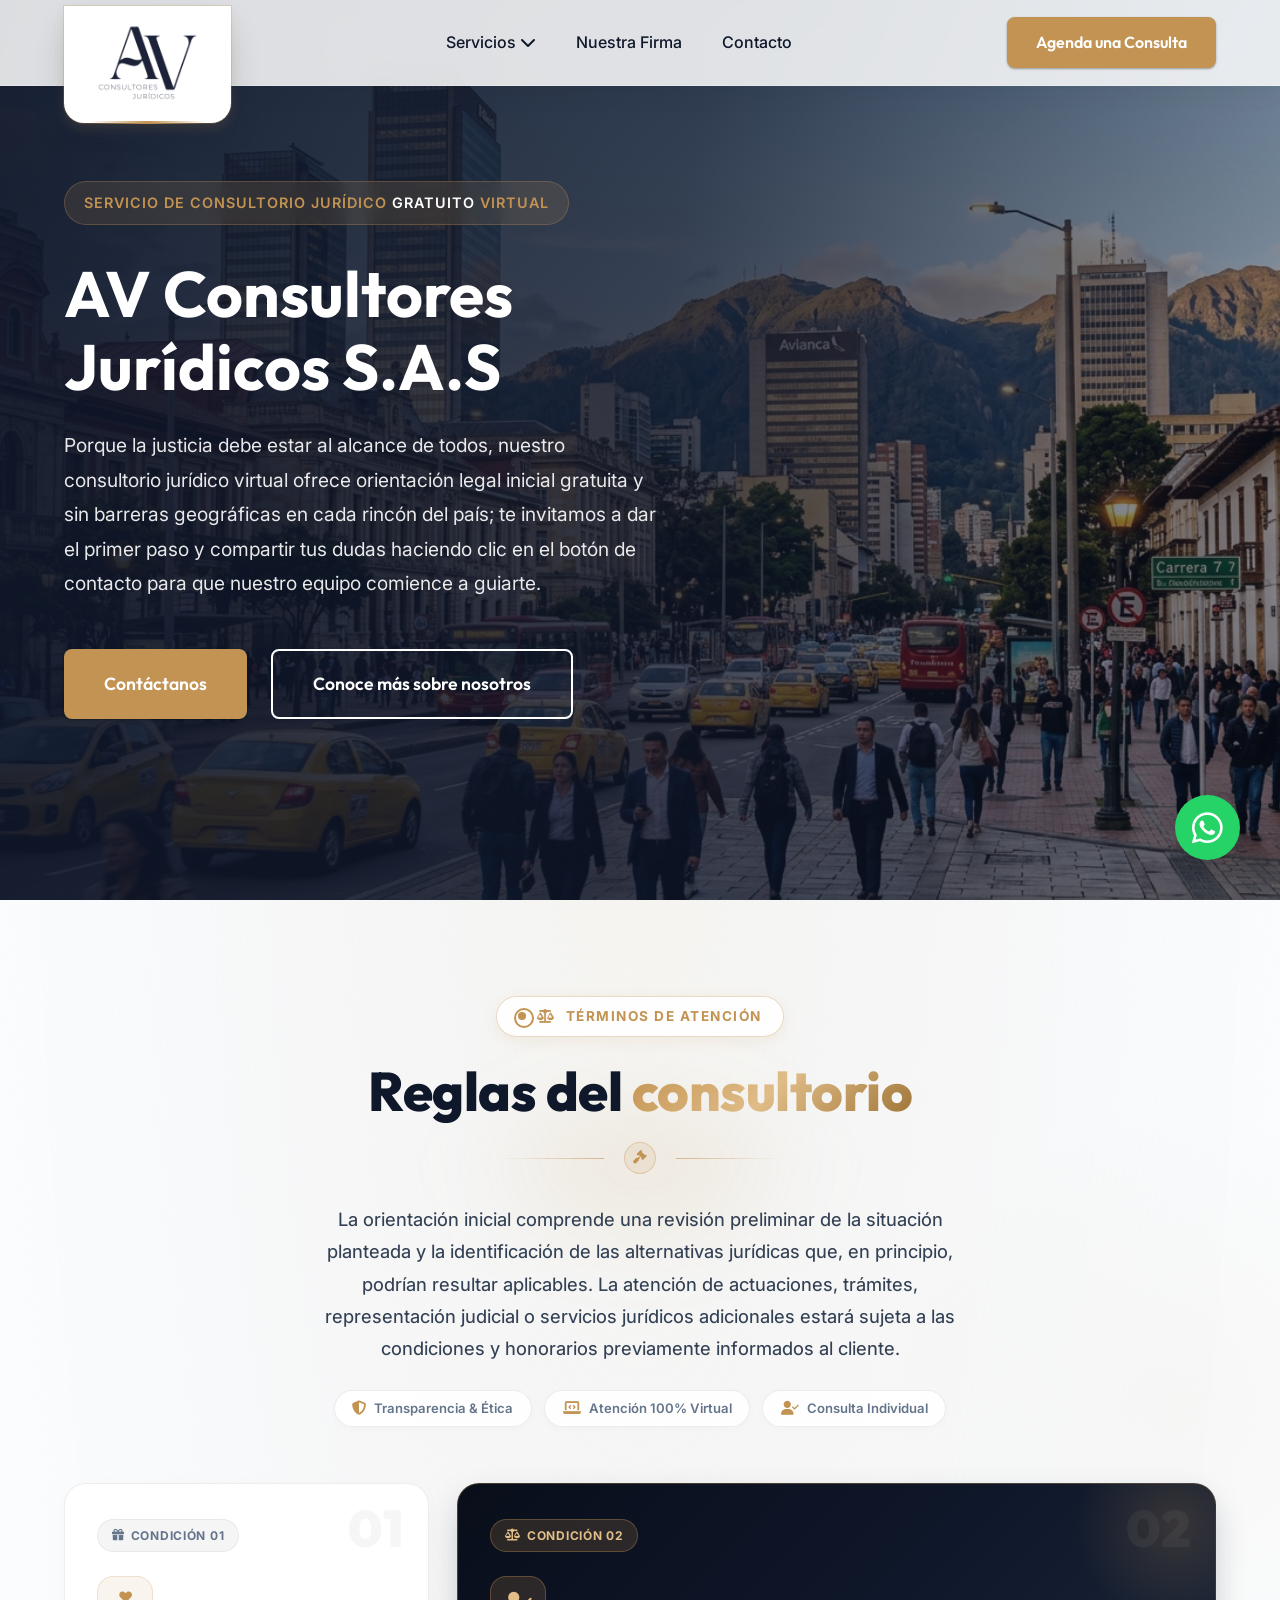
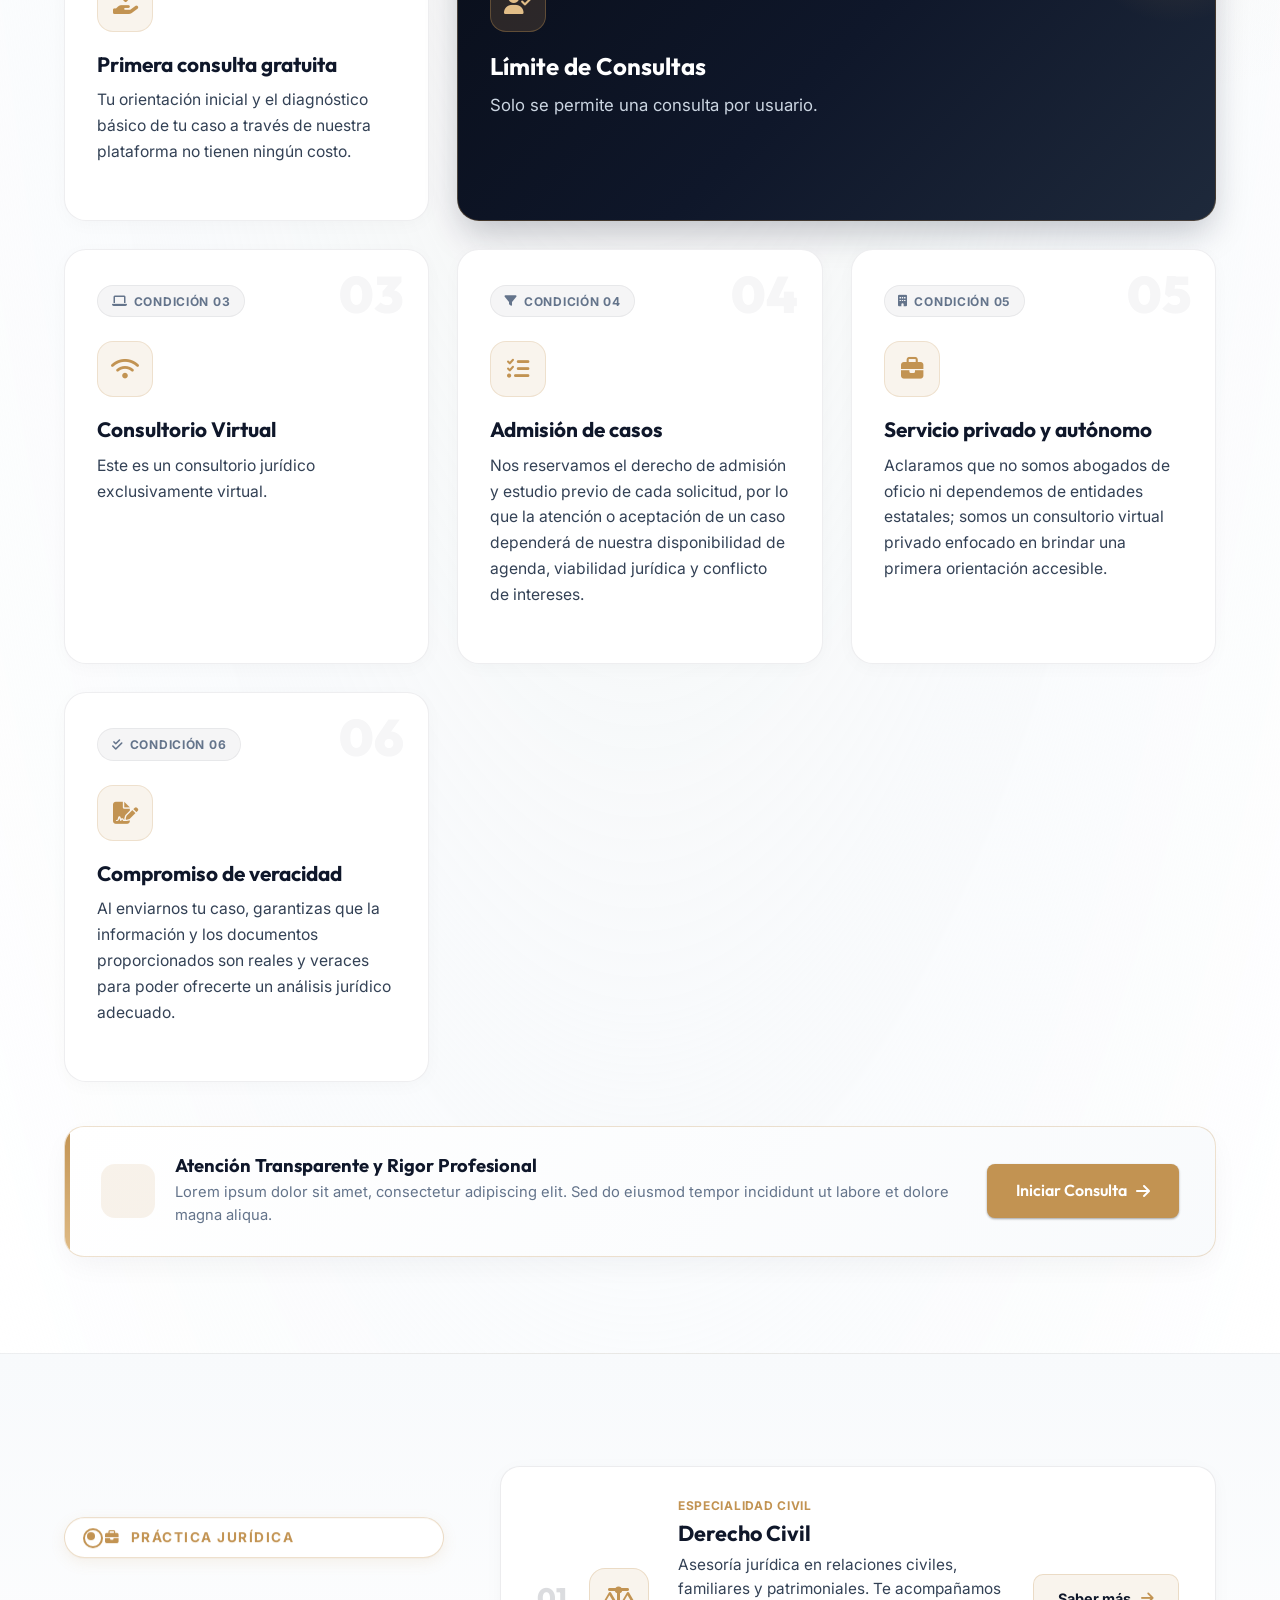
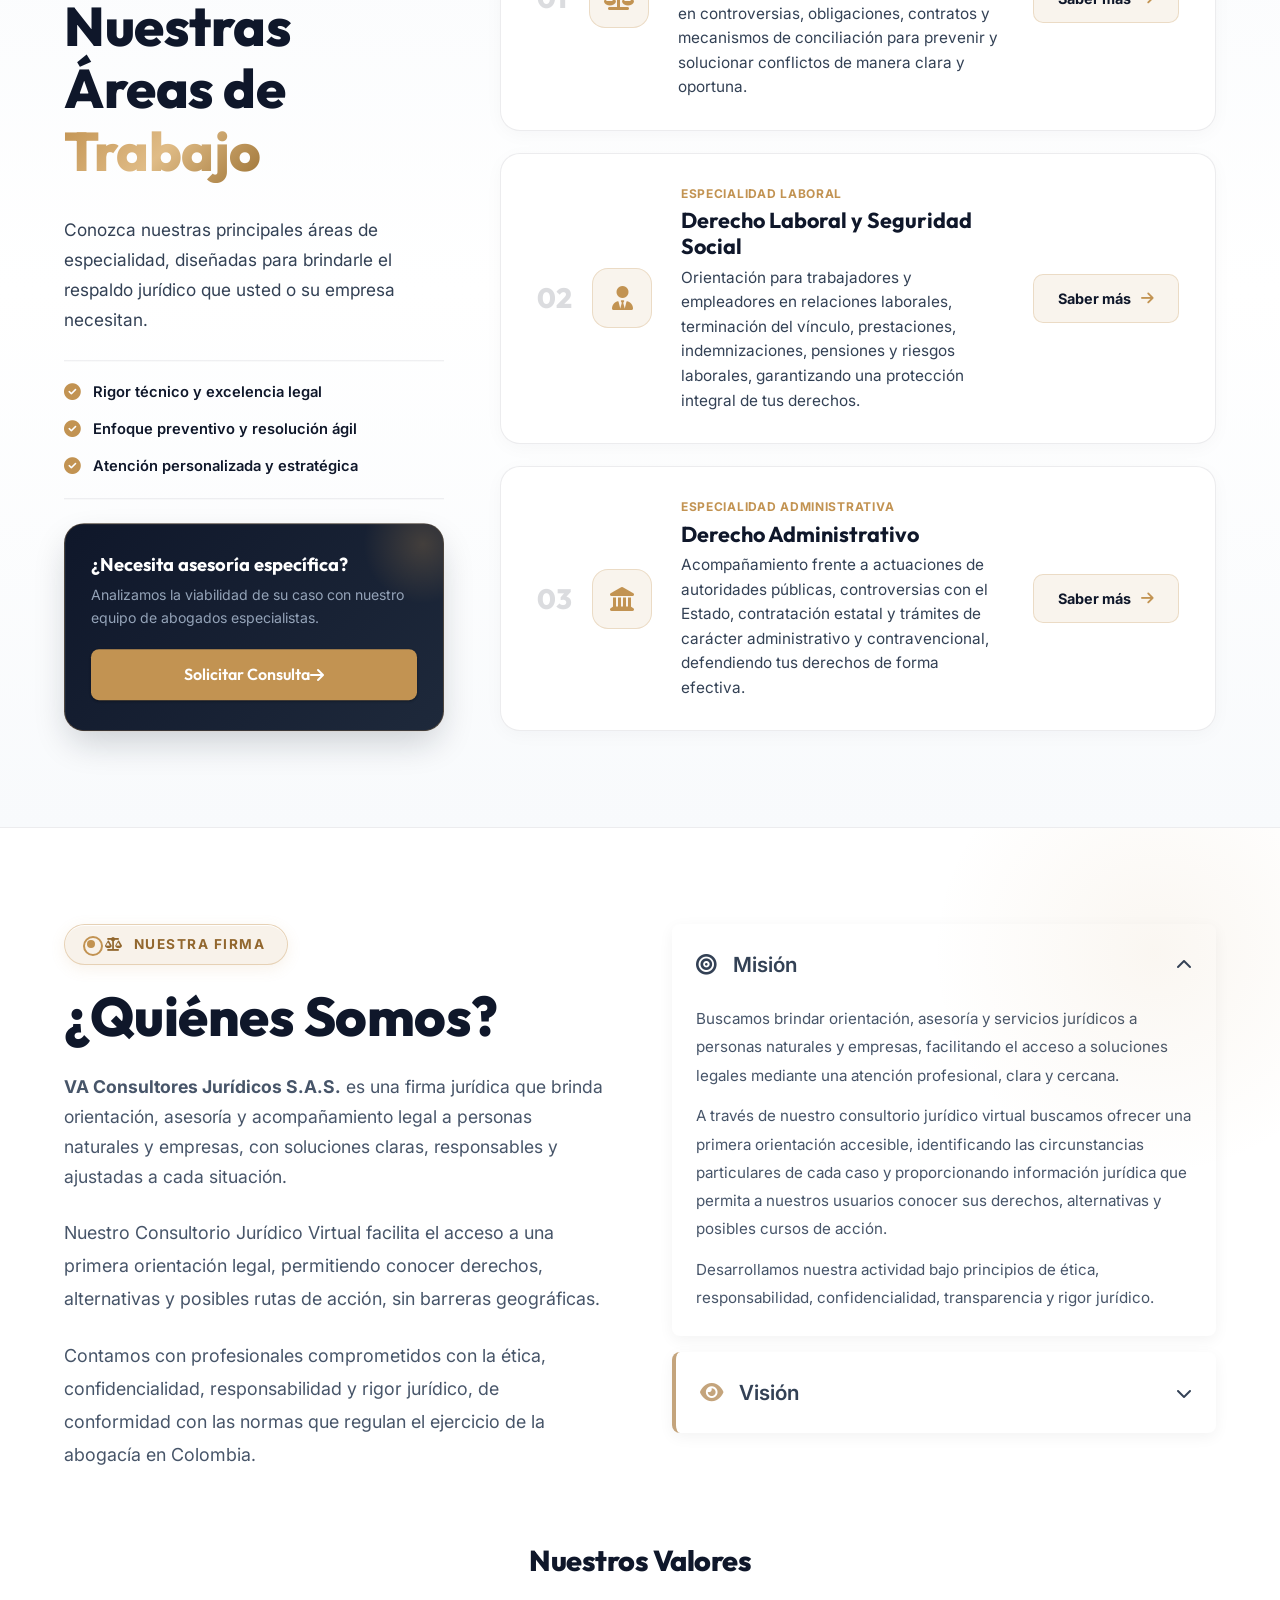
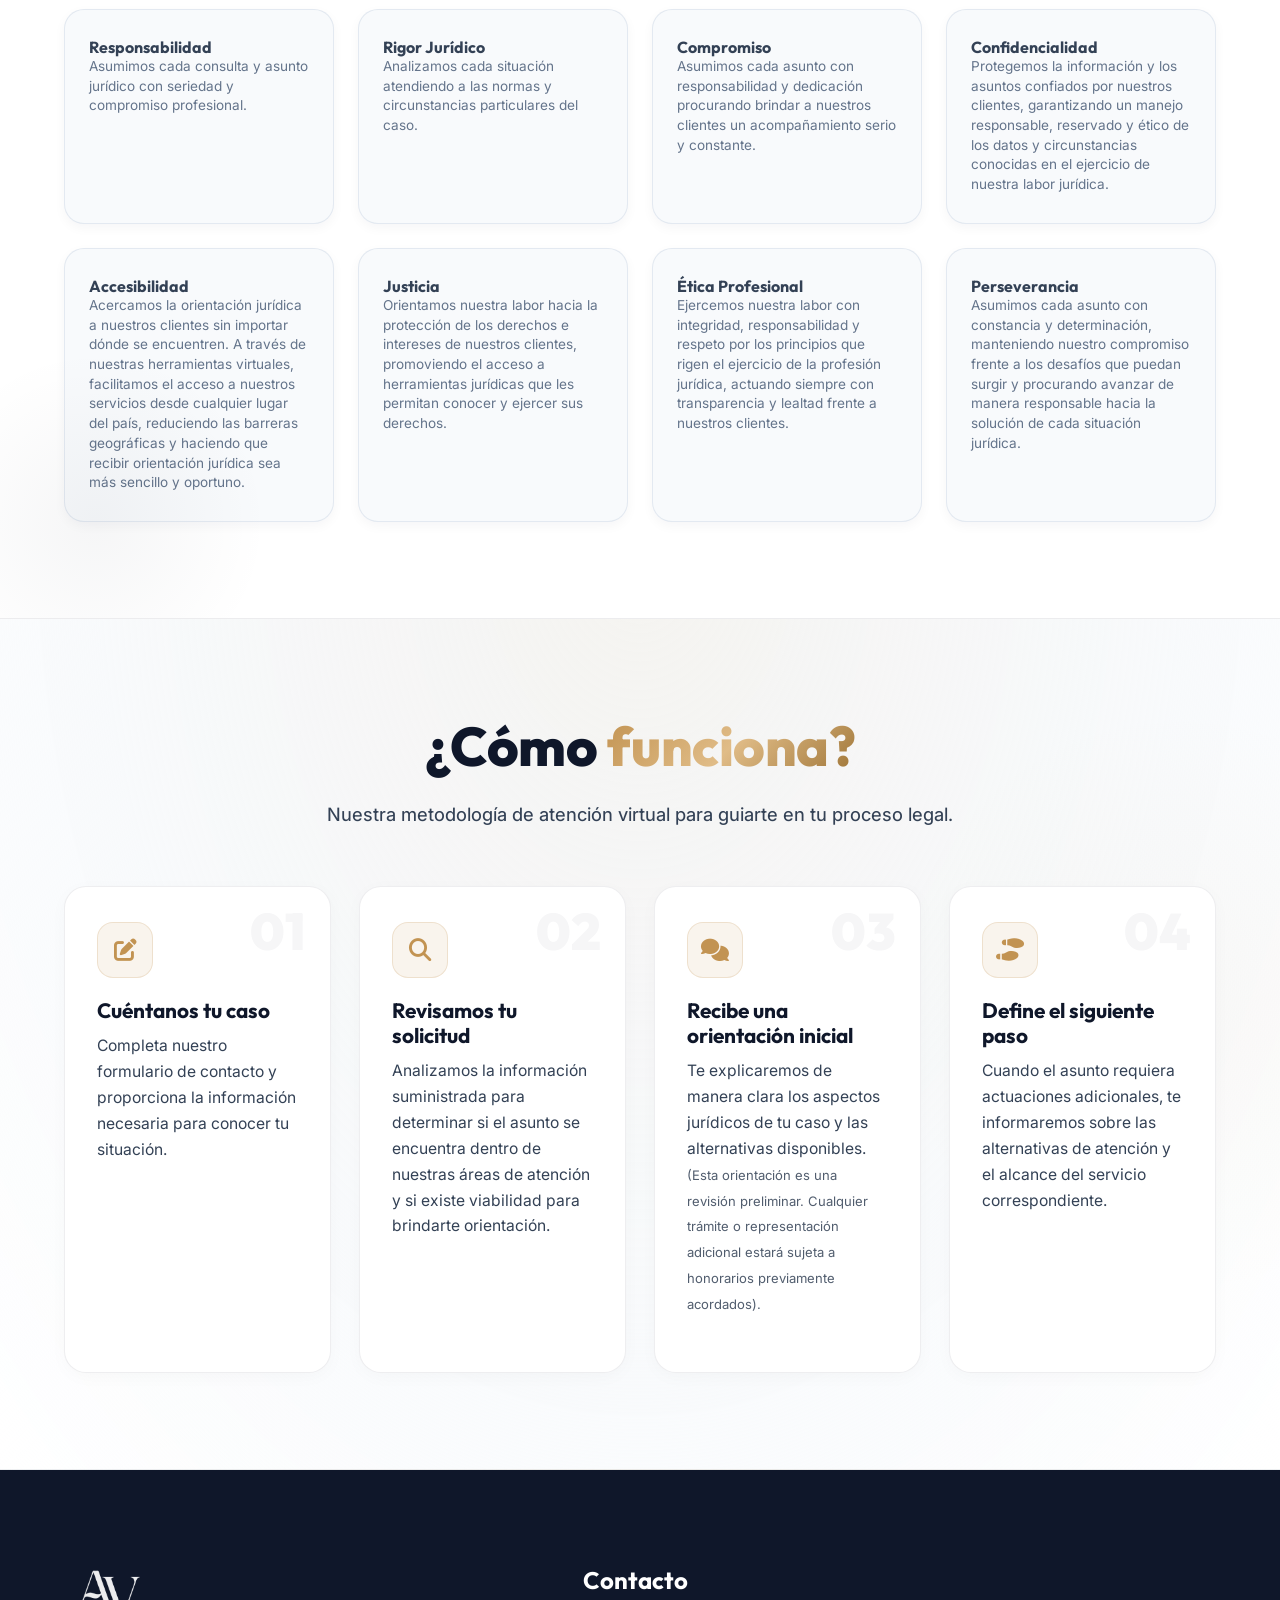
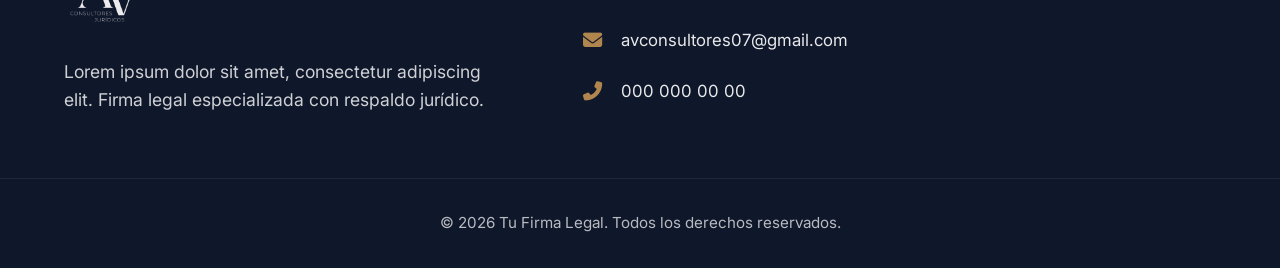
<file: index.html>
<!DOCTYPE html>
<html lang="es">
<head>
    <meta charset="UTF-8">
    <meta name="viewport" content="width=device-width, initial-scale=1.0">
    <title>AV Consultores Jurídicos S.A.S</title>
    <meta name="description" content="Servicio de Consultorio Jurídico Gratuito Virtual, brindado por AV consultores Jurídicos S.A.S.">
    <!-- Google Fonts -->
    <link href="https://fonts.googleapis.com/css2?family=Outfit:wght@300;400;600;800&family=Inter:wght@400;500;600&display=swap" rel="stylesheet">
    <!-- Font Awesome Icons -->
    <link rel="stylesheet" href="https://cdnjs.cloudflare.com/ajax/libs/font-awesome/6.4.0/css/all.min.css">
    <!-- Custom CSS -->
    <link rel="stylesheet" href="styles.css">
</head>
<body>
    <!-- 1. ENCABEZADO Y NAVEGACIÓN -->
    <header id="main-header" class="glass-header">
        <div class="container header-container">
            <a href="#" class="logo">
                <img src="img/logo-abogados.png" alt="AV Consultores Jurídicos" class="logo-img">
            </a>
            
            <nav class="main-nav">
                <ul class="nav-list">
                    <li class="nav-item has-dropdown">
                        <a href="servicios/index.html">Servicios <i class="fas fa-chevron-down"></i></a>
                        <ul class="dropdown">
                            <li><a href="servicios/derecho-civil/index.html">Derecho Civil</a></li>
                            <li><a href="servicios/derecho-laboral/index.html">Derecho Laboral</a></li>
                            <li><a href="servicios/derecho-administrativo/index.html">Derecho Administrativo</a></li>
                        </ul>
                    </li>
                    <li class="nav-item"><a href="nuestra-firma/index.html">Nuestra Firma</a></li>
                    <li class="nav-item"><a href="contacto/index.html">Contacto</a></li>
                </ul>
            </nav>
            
            <div class="header-actions">
                <a href="#contacto" class="btn btn-primary cta-agenda">Agenda una Consulta</a>
            </div>
            
            <button class="mobile-menu-btn" aria-label="Abrir menú"><i class="fas fa-bars"></i></button>
        </div>
    </header>

    <!-- 2. SECCIÓN HERO -->
    <section id="hero" class="hero-section">
        <div class="hero-overlay"></div>
        <div class="hero-content container">
            <div class="hero-text-box">
                <span class="badge">Servicio de Consultorio Jurídico <span style="color: white;">Gratuito</span> Virtual</span>
                <h1 class="hero-title">AV Consultores Jurídicos S.A.S</h1>
                <p class="hero-subtitle">Porque la justicia debe estar al alcance de todos, nuestro consultorio jurídico virtual ofrece orientación legal inicial gratuita y sin barreras geográficas en cada rincón del país; te invitamos a dar el primer paso y compartir tus dudas haciendo clic en el botón de contacto para que nuestro equipo comience a guiarte.</p>
                <div class="hero-buttons">
                    <a href="#contacto" class="btn btn-primary btn-lg btn-glow">Contáctanos</a>
                    <a href="nuestra-firma/index.html" class="btn btn-secondary btn-lg">Conoce más sobre nosotros</a>
                </div>
            </div>
        </div>
    </section>

    <!-- REGLAS DEL CONSULTORIO - BENTO MODULAR -->
    <section id="reglas-consultorio" class="rules-section section-padding">
        <div class="container">
            <!-- Encabezado de Lujo -->
            <div class="rules-header">
                <div class="rules-header-glow"></div>
                
                <div class="rules-badge">
                    <span class="pulse-dot"></span>
                    <i class="fas fa-scale-balanced"></i>
                    <span>Términos de Atención</span>
                </div>

                <h2 class="rules-title">Reglas del <span class="title-accent">consultorio</span></h2>

                <div class="rules-divider">
                    <span class="rules-divider-line"></span>
                    <span class="rules-divider-icon"><i class="fas fa-gavel"></i></span>
                    <span class="rules-divider-line"></span>
                </div>

                <div class="rules-intro-card">
                    <p class="rules-intro">La orientación inicial comprende una revisión preliminar de la situación planteada y la identificación de las alternativas jurídicas que, en principio, podrían resultar aplicables. La atención de actuaciones, trámites, representación judicial o servicios jurídicos adicionales estará sujeta a las condiciones y honorarios previamente informados al cliente.</p>
                    
                    <div class="rules-trust-pills">
                        <span class="rules-trust-pill">
                            <i class="fas fa-shield-halved"></i> Transparencia & Ética
                        </span>
                        <span class="rules-trust-pill">
                            <i class="fas fa-laptop-code"></i> Atención 100% Virtual
                        </span>
                        <span class="rules-trust-pill">
                            <i class="fas fa-user-check"></i> Consulta Individual
                        </span>
                    </div>
                </div>
            </div>

            <div class="rules-bento">
                <!-- Módulo 01 -->
                <div class="rule-card">
                    <span class="bento-number">01</span>
                    <div class="rule-card-header">
                        <span class="rule-chip"><i class="fas fa-gift"></i> Condición 01</span>
                    </div>
                    <div class="rule-icon-box">
                        <i class="fas fa-hand-holding-heart"></i>
                    </div>
                    <div class="rule-card-content">
                        <h3>Primera consulta gratuita</h3>
                        <p>Tu orientación inicial y el diagnóstico básico de tu caso a través de nuestra plataforma no tienen ningún costo.</p>
                    </div>
                </div>

                <!-- Módulo 02 -->
                <div class="rule-card bento-wide bento-featured">
                    <span class="bento-number">02</span>
                    <div class="rule-card-header">
                        <span class="rule-chip chip-gold"><i class="fas fa-scale-balanced"></i> Condición 02</span>
                    </div>
                    <div class="rule-icon-box">
                        <i class="fas fa-user-check"></i>
                    </div>
                    <div class="rule-card-content">
                        <h3>Límite de Consultas</h3>
                        <p>Solo se permite una consulta por usuario.</p>
                    </div>
                </div>

                <!-- Módulo 03 -->
                <div class="rule-card">
                    <span class="bento-number">03</span>
                    <div class="rule-card-header">
                        <span class="rule-chip"><i class="fas fa-laptop"></i> Condición 03</span>
                    </div>
                    <div class="rule-icon-box">
                        <i class="fas fa-wifi"></i>
                    </div>
                    <div class="rule-card-content">
                        <h3>Consultorio Virtual</h3>
                        <p>Este es un consultorio jurídico exclusivamente virtual.</p>
                    </div>
                </div>

                <!-- Módulo 04 -->
                <div class="rule-card">
                    <span class="bento-number">04</span>
                    <div class="rule-card-header">
                        <span class="rule-chip"><i class="fas fa-filter"></i> Condición 04</span>
                    </div>
                    <div class="rule-icon-box">
                        <i class="fas fa-tasks"></i>
                    </div>
                    <div class="rule-card-content">
                        <h3>Admisión de casos</h3>
                        <p>Nos reservamos el derecho de admisión y estudio previo de cada solicitud, por lo que la atención o aceptación de un caso dependerá de nuestra disponibilidad de agenda, viabilidad jurídica y conflicto de intereses.</p>
                    </div>
                </div>

                <!-- Módulo 05 -->
                <div class="rule-card">
                    <span class="bento-number">05</span>
                    <div class="rule-card-header">
                        <span class="rule-chip"><i class="fas fa-building"></i> Condición 05</span>
                    </div>
                    <div class="rule-icon-box">
                        <i class="fas fa-briefcase"></i>
                    </div>
                    <div class="rule-card-content">
                        <h3>Servicio privado y autónomo</h3>
                        <p>Aclaramos que no somos abogados de oficio ni dependemos de entidades estatales; somos un consultorio virtual privado enfocado en brindar una primera orientación accesible.</p>
                    </div>
                </div>

                <!-- Módulo 06 -->
                <div class="rule-card">
                    <span class="bento-number">06</span>
                    <div class="rule-card-header">
                        <span class="rule-chip"><i class="fas fa-check-double"></i> Condición 06</span>
                    </div>
                    <div class="rule-icon-box">
                        <i class="fas fa-file-signature"></i>
                    </div>
                    <div class="rule-card-content">
                        <h3>Compromiso de veracidad</h3>
                        <p>Al enviarnos tu caso, garantizas que la información y los documentos proporcionados son reales y veraces para poder ofrecerte un análisis jurídico adecuado.</p>
                    </div>
                </div>
            </div>

            <!-- Módulo Acción / Aceptación -->
            <div class="rules-action-card">
                <div class="rules-action-info">
                    <div class="rules-action-icon">
                        <i class="fas fa-shield-check"></i>
                    </div>
                    <div class="rules-action-text">
                        <h4>Atención Transparente y Rigor Profesional</h4>
                        <p>Lorem ipsum dolor sit amet, consectetur adipiscing elit. Sed do eiusmod tempor incididunt ut labore et dolore magna aliqua.</p>
                    </div>
                </div>
                <a href="#contacto" class="btn btn-primary rules-action-btn">
                    <span>Iniciar Consulta</span>
                    <i class="fas fa-arrow-right"></i>
                </a>
            </div>
        </div>
    </section>

    <!-- 3. PORTAFOLIO DE SERVICIOS - EDITORIAL SHOWCASE -->
    <section id="servicios" class="services-section section-padding">
        <div class="container">
            <div class="services-showcase-layout">
                <!-- Columna Izquierda: Panel Fijo Editorial -->
                <aside class="services-sticky-sidebar">
                    <div class="rules-badge" style="margin-bottom: 0.8rem;">
                        <span class="pulse-dot"></span>
                        <i class="fas fa-briefcase"></i>
                        <span>Práctica Jurídica</span>
                    </div>

                    <h2 class="rules-title" style="text-align: left; margin-bottom: 0.5rem;">
                        Nuestras Áreas de <span class="title-accent">Trabajo</span>
                    </h2>

                    <p class="services-left-intro">
                        Conozca nuestras principales áreas de especialidad, diseñadas para brindarle el respaldo jurídico que usted o su empresa necesitan.
                    </p>

                    <div class="services-left-pillars">
                        <div class="pillar-item">
                            <i class="fas fa-check-circle"></i>
                            <span>Rigor técnico y excelencia legal</span>
                        </div>
                        <div class="pillar-item">
                            <i class="fas fa-check-circle"></i>
                            <span>Enfoque preventivo y resolución ágil</span>
                        </div>
                        <div class="pillar-item">
                            <i class="fas fa-check-circle"></i>
                            <span>Atención personalizada y estratégica</span>
                        </div>
                    </div>

                    <div class="services-cta-box">
                        <h4>¿Necesita asesoría específica?</h4>
                        <p>Analizamos la viabilidad de su caso con nuestro equipo de abogados especialistas.</p>
                        <a href="#contacto" class="btn btn-primary" style="width: 100%;">
                            <span>Solicitar Consulta</span>
                            <i class="fas fa-arrow-right"></i>
                        </a>
                    </div>
                </aside>

                <!-- Columna Derecha: Tarjetas Horizontales Ejecutivas -->
                <div class="services-cards-stack">
                    <!-- Servicio 1: Derecho Civil -->
                    <div class="service-row-card">
                        <div class="service-row-visual">
                            <span class="service-row-num">01</span>
                            <div class="service-row-icon"><i class="fas fa-scale-balanced"></i></div>
                        </div>
                        <div class="service-row-body">
                            <span class="service-row-tag">Especialidad Civil</span>
                            <h3>Derecho Civil</h3>
                            <p>Asesoría jurídica en relaciones civiles, familiares y patrimoniales. Te acompañamos en controversias, obligaciones, contratos y mecanismos de conciliación para prevenir y solucionar conflictos de manera clara y oportuna.</p>
                        </div>
                        <div class="service-row-action">
                            <a href="servicios/derecho-civil/index.html" class="service-row-btn">
                                <span>Saber más</span>
                                <i class="fas fa-arrow-right"></i>
                            </a>
                        </div>
                    </div>

                    <!-- Servicio 2: Derecho Laboral -->
                    <div class="service-row-card">
                        <div class="service-row-visual">
                            <span class="service-row-num">02</span>
                            <div class="service-row-icon"><i class="fas fa-user-tie"></i></div>
                        </div>
                        <div class="service-row-body">
                            <span class="service-row-tag">Especialidad Laboral</span>
                            <h3>Derecho Laboral y Seguridad Social</h3>
                            <p>Orientación para trabajadores y empleadores en relaciones laborales, terminación del vínculo, prestaciones, indemnizaciones, pensiones y riesgos laborales, garantizando una protección integral de tus derechos.</p>
                        </div>
                        <div class="service-row-action">
                            <a href="servicios/derecho-laboral/index.html" class="service-row-btn">
                                <span>Saber más</span>
                                <i class="fas fa-arrow-right"></i>
                            </a>
                        </div>
                    </div>

                    <!-- Servicio 3: Derecho Administrativo -->
                    <div class="service-row-card">
                        <div class="service-row-visual">
                            <span class="service-row-num">03</span>
                            <div class="service-row-icon"><i class="fas fa-landmark"></i></div>
                        </div>
                        <div class="service-row-body">
                            <span class="service-row-tag">Especialidad Administrativa</span>
                            <h3>Derecho Administrativo</h3>
                            <p>Acompañamiento frente a actuaciones de autoridades públicas, controversias con el Estado, contratación estatal y trámites de carácter administrativo y contravencional, defendiendo tus derechos de forma efectiva.</p>
                        </div>
                        <div class="service-row-action">
                            <a href="servicios/derecho-administrativo/index.html" class="service-row-btn">
                                <span>Saber más</span>
                                <i class="fas fa-arrow-right"></i>
                            </a>
                        </div>
                    </div>
                </div>
            </div>
        </div>
    </section>

    <!-- 4. SOBRE NOSOTROS / REGIONAL DE ABOGADOS -->
    <section id="sobre-nosotros" class="about-section about-light section-padding">
        <div class="container">
            <div class="about-grid-improved" style="display: flex; flex-wrap: wrap; gap: 4rem; align-items: start;">
                <!-- Columna Izquierda: Quiénes Somos -->
                <div class="about-text-col" style="flex: 1 1 400px;">
                    <div class="rules-badge">
                        <span class="pulse-dot"></span>
                        <i class="fas fa-scale-balanced"></i>
                        <span>Nuestra Firma</span>
                    </div>

                    <h2 class="about-title">¿Quiénes <span class="title-accent">Somos?</span></h2>

                    <p class="about-desc" style="font-size: 1.1rem; line-height: 1.7; margin-bottom: 1.5rem;">
                        <strong>VA Consultores Jurídicos S.A.S.</strong> es una firma jurídica que brinda orientación, asesoría y acompañamiento legal a personas naturales y empresas, con soluciones claras, responsables y ajustadas a cada situación.
                    </p>
                    <p class="about-desc" style="margin-bottom: 1.5rem;">
                        Nuestro Consultorio Jurídico Virtual facilita el acceso a una primera orientación legal, permitiendo conocer derechos, alternativas y posibles rutas de acción, sin barreras geográficas.
                    </p>
                    <p class="about-desc" style="margin-bottom: 1.5rem;">
                        Contamos con profesionales comprometidos con la ética, confidencialidad, responsabilidad y rigor jurídico, de conformidad con las normas que regulan el ejercicio de la abogacía en Colombia.
                    </p>

                </div>

                <!-- Columna Derecha: Misión y Visión (Tarjetas) -->
                <!-- Columna Derecha: Misión y Visión (Acordeón) -->
                <div class="about-cards-col" style="flex: 1 1 400px; display: flex; flex-direction: column; gap: 1rem;">
                    
                    <style>
                        .accordion-card summary::-webkit-details-marker {
                            display: none;
                        }
                        .accordion-card[open] .accordion-icon {
                            transform: rotate(180deg);
                        }
                        .accordion-icon {
                            transition: transform 0.3s ease;
                            color: var(--text-color);
                            font-size: 1rem;
                        }
                        .accordion-card {
                            transition: all 0.3s ease;
                        }
                        .accordion-card:hover {
                            box-shadow: 0 8px 25px rgba(0,0,0,0.08) !important;
                        }
                    </style>

                    <!-- Acordeón Misión -->
                    <details class="accordion-card" style="background: white; border-radius: 8px; box-shadow: 0 4px 15px rgba(0,0,0,0.05); border-left: 4px solid var(--primary-color); cursor: pointer;" open>
                        <summary style="padding: 1.5rem; font-size: 1.3rem; font-weight: 600; color: var(--heading-color); display: flex; align-items: center; justify-content: space-between; list-style: none;">
                            <span style="display: flex; align-items: center; gap: 1rem;">
                                <i class="fas fa-bullseye" style="color: var(--primary-color);"></i> Misión
                            </span>
                            <i class="fas fa-chevron-down accordion-icon"></i>
                        </summary>
                        <div class="accordion-content" style="padding: 0 1.5rem 1.5rem 1.5rem;">
                            <p class="about-desc" style="font-size: 0.95rem; margin-bottom: 0.8rem;">Buscamos brindar orientación, asesoría y servicios jurídicos a personas naturales y empresas, facilitando el acceso a soluciones legales mediante una atención profesional, clara y cercana.</p>
                            <p class="about-desc" style="font-size: 0.95rem; margin-bottom: 0.8rem;">A través de nuestro consultorio jurídico virtual buscamos ofrecer una primera orientación accesible, identificando las circunstancias particulares de cada caso y proporcionando información jurídica que permita a nuestros usuarios conocer sus derechos, alternativas y posibles cursos de acción.</p>
                            <p class="about-desc" style="font-size: 0.95rem; margin-bottom: 0;">Desarrollamos nuestra actividad bajo principios de ética, responsabilidad, confidencialidad, transparencia y rigor jurídico.</p>
                        </div>
                    </details>

                    <!-- Acordeón Visión -->
                    <details class="accordion-card" style="background: white; border-radius: 8px; box-shadow: 0 4px 15px rgba(0,0,0,0.05); border-left: 4px solid #C4A47C; cursor: pointer;">
                        <summary style="padding: 1.5rem; font-size: 1.3rem; font-weight: 600; color: var(--heading-color); display: flex; align-items: center; justify-content: space-between; list-style: none;">
                            <span style="display: flex; align-items: center; gap: 1rem;">
                                <i class="fas fa-eye" style="color: #C4A47C;"></i> Visión
                            </span>
                            <i class="fas fa-chevron-down accordion-icon"></i>
                        </summary>
                        <div class="accordion-content" style="padding: 0 1.5rem 1.5rem 1.5rem;">
                            <p class="about-desc" style="font-size: 0.95rem; margin-bottom: 0.8rem;">Buscamos consolidarnos como una firma jurídica reconocida en Colombia por brindar servicios legales accesibles, responsables y de calidad, apoyándonos en las herramientas tecnológicas para acercar el Derecho a personas y empresas en diferentes regiones del país.</p>
                            <p class="about-desc" style="font-size: 0.95rem; margin-bottom: 0.8rem;">Buscamos fortalecer progresivamente nuestras áreas de práctica, ampliar nuestra cobertura y desarrollar un modelo de atención jurídica moderno que combine conocimiento, tecnología y atención personalizada.</p>
                            <p class="about-desc" style="font-size: 0.95rem; margin-bottom: 0;">Aspiramos a construir relaciones de confianza con nuestros clientes y convertirnos en un aliado jurídico para la orientación, prevención y solución de sus necesidades legales.</p>
                        </div>
                    </details>
                </div>
            </div>

                    <h3 class="about-title" style="font-size: 1.8rem; margin-top: 3rem; text-align: center;">Nuestros <span class="title-accent">Valores</span></h3>
                    <div class="about-metrics-grid" style="grid-template-columns: repeat(auto-fit, minmax(250px, 1fr)); margin-top: 2rem;">
                        <div class="about-metric-card">
                            <h4 style="color: var(--primary-color);">Responsabilidad</h4>
                            <p class="about-metric-sub">Asumimos cada consulta y asunto jurídico con seriedad y compromiso profesional.</p>
                        </div>
                        <div class="about-metric-card">
                            <h4 style="color: var(--primary-color);">Rigor Jurídico</h4>
                            <p class="about-metric-sub">Analizamos cada situación atendiendo a las normas y circunstancias particulares del caso.</p>
                        </div>
                        <div class="about-metric-card">
                            <h4 style="color: var(--primary-color);">Compromiso</h4>
                            <p class="about-metric-sub">Asumimos cada asunto con responsabilidad y dedicación procurando brindar a nuestros clientes un acompañamiento serio y constante.</p>
                        </div>
                        <div class="about-metric-card">
                            <h4 style="color: var(--primary-color);">Confidencialidad</h4>
                            <p class="about-metric-sub">Protegemos la información y los asuntos confiados por nuestros clientes, garantizando un manejo responsable, reservado y ético de los datos y circunstancias conocidas en el ejercicio de nuestra labor jurídica.</p>
                        </div>
                        <div class="about-metric-card">
                            <h4 style="color: var(--primary-color);">Accesibilidad</h4>
                            <p class="about-metric-sub">Acercamos la orientación jurídica a nuestros clientes sin importar dónde se encuentren. A través de nuestras herramientas virtuales, facilitamos el acceso a nuestros servicios desde cualquier lugar del país, reduciendo las barreras geográficas y haciendo que recibir orientación jurídica sea más sencillo y oportuno.</p>
                        </div>
                        <div class="about-metric-card">
                            <h4 style="color: var(--primary-color);">Justicia</h4>
                            <p class="about-metric-sub">Orientamos nuestra labor hacia la protección de los derechos e intereses de nuestros clientes, promoviendo el acceso a herramientas jurídicas que les permitan conocer y ejercer sus derechos.</p>
                        </div>
                        <div class="about-metric-card">
                            <h4 style="color: var(--primary-color);">Ética Profesional</h4>
                            <p class="about-metric-sub">Ejercemos nuestra labor con integridad, responsabilidad y respeto por los principios que rigen el ejercicio de la profesión jurídica, actuando siempre con transparencia y lealtad frente a nuestros clientes.</p>
                        </div>
                        <div class="about-metric-card">
                            <h4 style="color: var(--primary-color);">Perseverancia</h4>
                            <p class="about-metric-sub">Asumimos cada asunto con constancia y determinación, manteniendo nuestro compromiso frente a los desafíos que puedan surgir y procurando avanzar de manera responsable hacia la solución de cada situación jurídica.</p>
                        </div>
                    </div>
                </div>
            </div>
        </div>
    </section>

    <!-- 5. CÓMO FUNCIONA -->
    <section id="como-funciona" class="rules-section section-padding" style="background-color: var(--bg-alt);">
        <div class="container">
            <div class="rules-header">
                <h2 class="rules-title">¿Cómo <span class="title-accent">funciona?</span></h2>
                <p class="rules-intro">Nuestra metodología de atención virtual para guiarte en tu proceso legal.</p>
            </div>
            <style>
                @media (min-width: 993px) {
                    #como-funciona .rules-bento {
                        grid-template-columns: repeat(4, 1fr);
                    }
                }
            </style>
            <div class="rules-bento">
                <div class="rule-card">
                    <span class="bento-number">01</span>
                    <div class="rule-icon-box"><i class="fas fa-edit"></i></div>
                    <div class="rule-card-content">
                        <h3>Cuéntanos tu caso</h3>
                        <p>Completa nuestro formulario de contacto y proporciona la información necesaria para conocer tu situación.</p>
                    </div>
                </div>
                <div class="rule-card">
                    <span class="bento-number">02</span>
                    <div class="rule-icon-box"><i class="fas fa-search"></i></div>
                    <div class="rule-card-content">
                        <h3>Revisamos tu solicitud</h3>
                        <p>Analizamos la información suministrada para determinar si el asunto se encuentra dentro de nuestras áreas de atención y si existe viabilidad para brindarte orientación.</p>
                    </div>
                </div>
                <div class="rule-card">
                    <span class="bento-number">03</span>
                    <div class="rule-icon-box"><i class="fas fa-comments"></i></div>
                    <div class="rule-card-content">
                        <h3>Recibe una orientación inicial</h3>
                        <p>Te explicaremos de manera clara los aspectos jurídicos de tu caso y las alternativas disponibles. <br><small style="opacity: 0.85;">(Esta orientación es una revisión preliminar. Cualquier trámite o representación adicional estará sujeta a honorarios previamente acordados).</small></p>
                    </div>
                </div>
                <div class="rule-card">
                    <span class="bento-number">04</span>
                    <div class="rule-icon-box"><i class="fas fa-shoe-prints"></i></div>
                    <div class="rule-card-content">
                        <h3>Define el siguiente paso</h3>
                        <p>Cuando el asunto requiera actuaciones adicionales, te informaremos sobre las alternativas de atención y el alcance del servicio correspondiente.</p>
                    </div>
                </div>
            </div>
        </div>
    </section>


    <!-- 6. FOOTER -->
    <footer id="contacto" class="main-footer dark-bg">
        <div class="container footer-grid">
            <div class="footer-brand">
                <a href="#" class="logo footer-logo">
                    <img src="img/logo-abogados.png" alt="AV Consultores Jurídicos" class="logo-img">
                </a>
                <p class="footer-desc">Lorem ipsum dolor sit amet, consectetur adipiscing elit. Firma legal especializada con respaldo jurídico.</p>
            </div>
            
            <div class="footer-contact">
                <h3>Contacto</h3>
                <ul class="contact-list">

                    <li><i class="fas fa-envelope"></i> <a href="mailto:avconsultores07@gmail.com">avconsultores07@gmail.com</a></li>
                    <li><i class="fas fa-phone-alt"></i> <a href="tel:+570000000000">000 000 00 00</a></li>
                </ul>
            </div>
        </div>
        
        <div class="footer-bottom">
            <div class="container">
                <p>&copy; 2026 Tu Firma Legal. Todos los derechos reservados.</p>
            
            </div>
        </div>
    </footer>

    <!-- WIDGETS -->
    <a href="https://wa.me/570000000000" class="whatsapp-float" target="_blank" rel="noopener" aria-label="Escríbenos por WhatsApp">
        <i class="fab fa-whatsapp"></i>
        <span class="wa-tooltip">¡Escríbenos Ya!</span>
    </a>


    <!-- Custom JS -->
    <script src="main.js"></script>
</body>
</html>
</file>
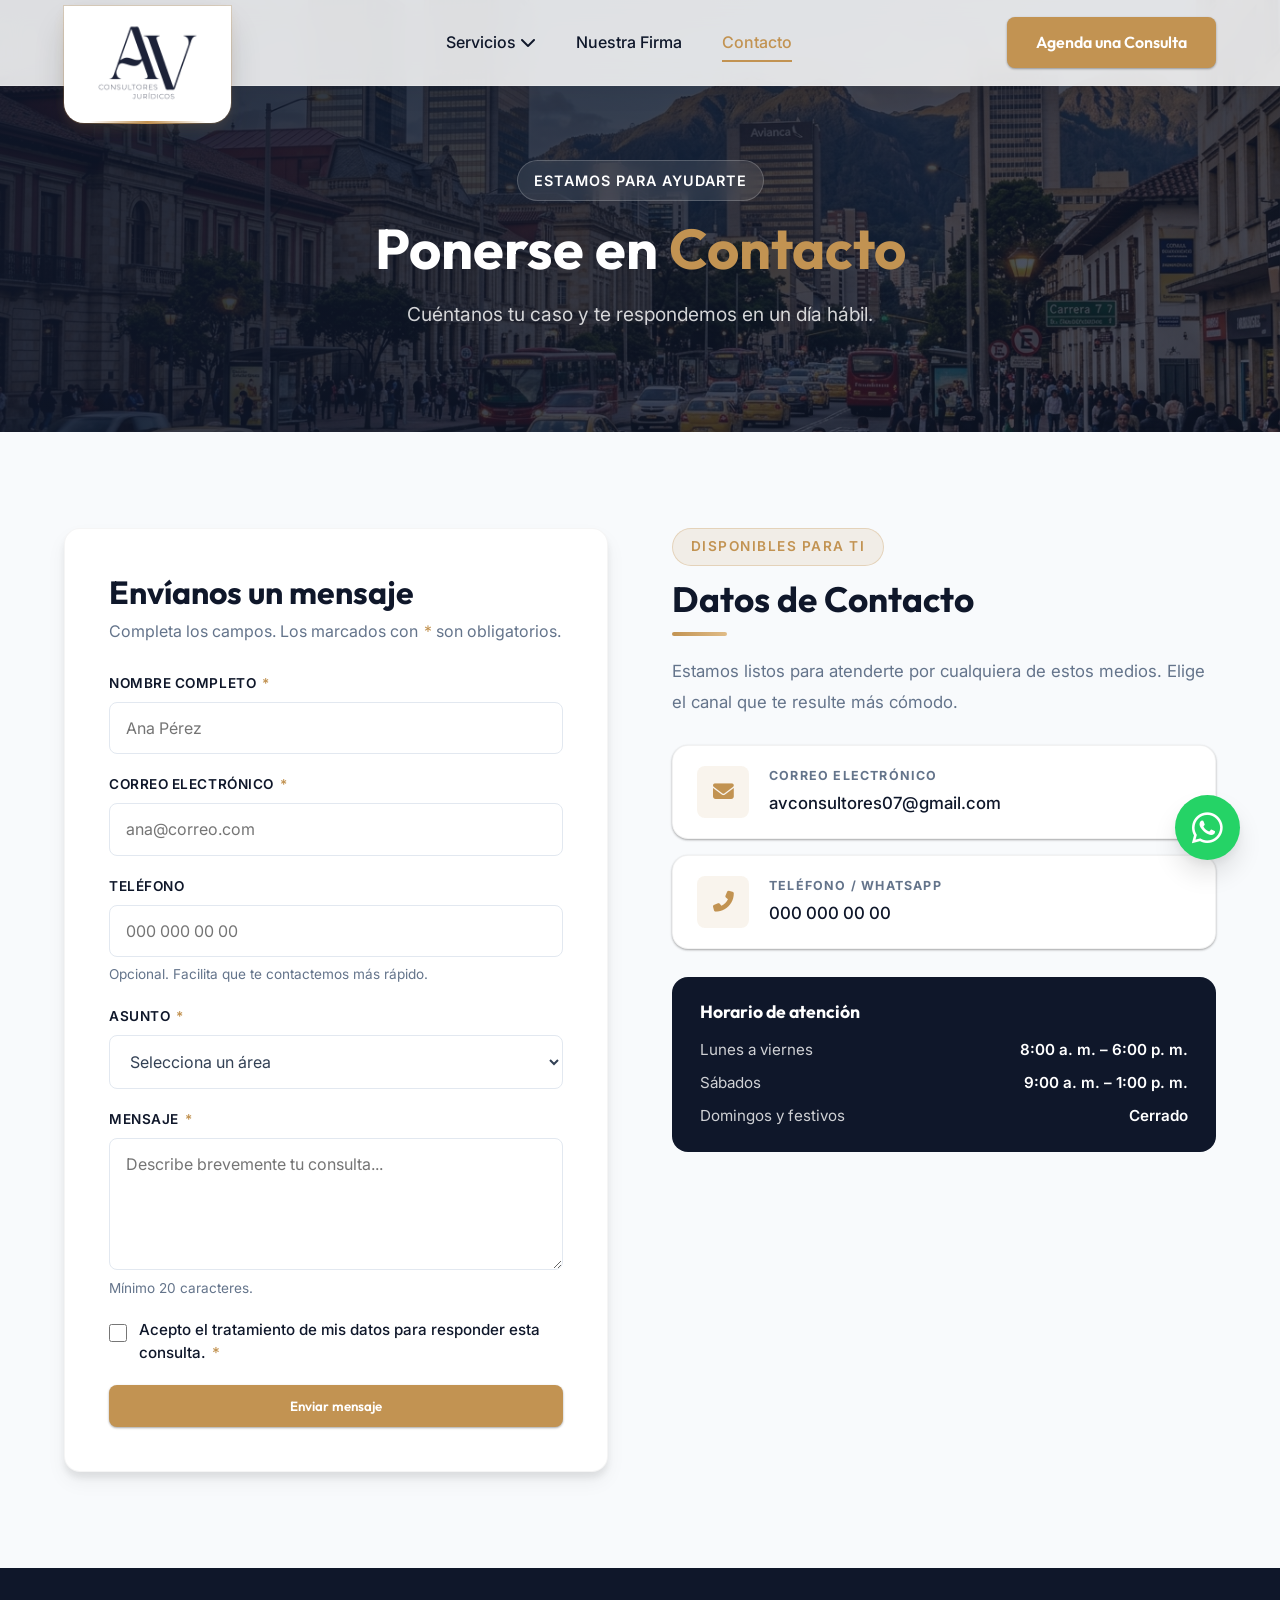
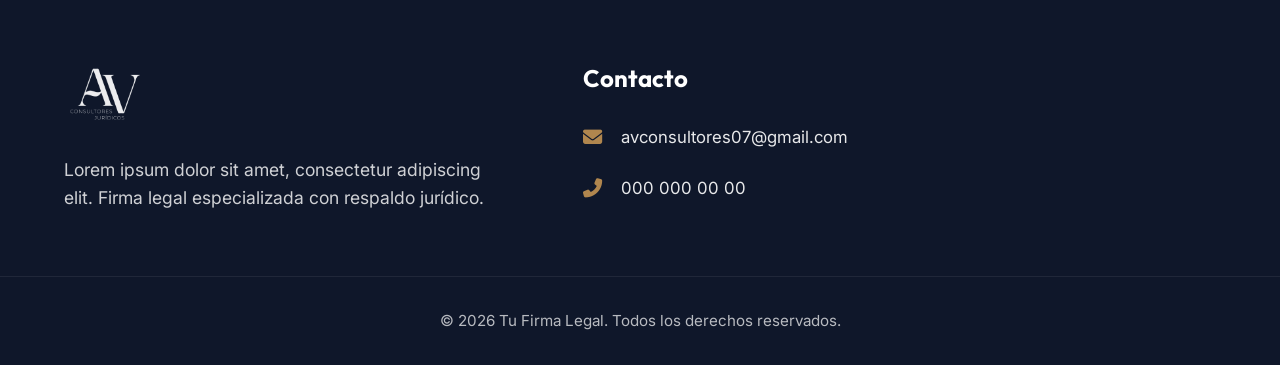
<file: contacto/index.html>
<!DOCTYPE html>
<html lang="es">
<head>
    <meta charset="UTF-8">
    <meta name="viewport" content="width=device-width, initial-scale=1.0">
    <title>Contacto | Tu Firma Legal</title>
    <meta name="description" content="Agenda una consulta o escríbenos. Estamos listos para atenderte por correo, teléfono o WhatsApp.">
    <link href="https://fonts.googleapis.com/css2?family=Outfit:wght@300;400;600;800&family=Inter:wght@400;500;600&display=swap" rel="stylesheet">
    <link rel="stylesheet" href="https://cdnjs.cloudflare.com/ajax/libs/font-awesome/6.4.0/css/all.min.css">
    <link rel="stylesheet" href="../styles.css">
</head>
<body class="contact-page">
    <a class="skip-link" href="#contenido-principal">Saltar al contenido</a>

    <header id="main-header" class="glass-header">
        <div class="container header-container">
            <a href="../index.html" class="logo">
                <img src="../img/logo-abogados.png" alt="AV Consultores Jurídicos" class="logo-img">
            </a>
            <nav class="main-nav" aria-label="Principal">
                <ul class="nav-list" id="menu-principal">
                    <li class="nav-item has-dropdown">
                        <a href="../servicios/index.html">Servicios <i class="fas fa-chevron-down" aria-hidden="true"></i></a>
                        <ul class="dropdown">
                            <li><a href="../servicios/derecho-civil/index.html">Derecho Civil</a></li>
                            <li><a href="../servicios/derecho-laboral/index.html">Derecho Laboral</a></li>
                            <li><a href="../servicios/derecho-administrativo/index.html">Derecho Administrativo</a></li>
                        </ul>
                    </li>
                    <li class="nav-item"><a href="../nuestra-firma/index.html">Nuestra Firma</a></li>
                    <li class="nav-item is-current"><a href="../contacto/index.html" aria-current="page">Contacto</a></li>
                </ul>
            </nav>
            <div class="header-actions">
                <a href="#formulario-contacto" class="btn btn-primary cta-agenda">Agenda una Consulta</a>
            </div>
            <button class="mobile-menu-btn" type="button" aria-label="Abrir menú" aria-expanded="false" aria-controls="menu-principal">
                <i class="fas fa-bars" aria-hidden="true"></i>
            </button>
        </div>
    </header>

    <section class="inner-hero" aria-labelledby="contact-hero-title" style="background: linear-gradient(135deg, rgba(15, 23, 42, 0.9) 0%, rgba(15, 23, 42, 0.7) 100%), url('../img/bogota_street_hero.jpg') center/cover no-repeat; border-bottom: none;">
        <div class="container" style="position: relative; z-index: 2;">
            <p class="badge" style="background: rgba(255,255,255,0.1); color: white; border: 1px solid rgba(255,255,255,0.2); display: inline-block; padding: 0.5rem 1rem; border-radius: 50px; font-weight: 600; font-size: 0.9rem; margin-bottom: 1rem;">Estamos para ayudarte</p>
            <h1 id="contact-hero-title" class="hero-title" style="color: white;">Ponerse en <span class="title-accent" style="color: var(--color-accent);">Contacto</span></h1>
            <p class="hero-subtitle" style="color: rgba(255,255,255,0.9);">Cuéntanos tu caso y te respondemos en un día hábil.</p>
        </div>
    </section>

    <main id="contenido-principal" class="content-section">
        <div class="container grid-2-cols">
            <form id="contact-form" class="contact-form" novalidate>
                <div class="contact-form-header">
                    <h2 id="formulario-contacto">Envíanos un mensaje</h2>
                    <p>Completa los campos. Los marcados con <span class="required-mark" aria-hidden="true">*</span> son obligatorios.</p>
                </div>

                <div class="form-status" role="status" aria-live="polite" tabindex="-1"></div>

                <div class="form-group">
                    <label class="form-label" for="contact-name">Nombre completo <span class="required-mark">*</span></label>
                    <input class="form-control" type="text" id="contact-name" name="name" autocomplete="name" required maxlength="80" placeholder="Ana Pérez">
                    <p class="form-error" id="contact-name-error">Ingresa tu nombre.</p>
                </div>

                <div class="form-group">
                    <label class="form-label" for="contact-email">Correo electrónico <span class="required-mark">*</span></label>
                    <input class="form-control" type="email" id="contact-email" name="email" autocomplete="email" required placeholder="ana@correo.com">
                    <p class="form-error" id="contact-email-error">Ingresa un correo válido.</p>
                </div>

                <div class="form-group">
                    <label class="form-label" for="contact-phone">Teléfono</label>
                    <input class="form-control" type="tel" id="contact-phone" name="phone" autocomplete="tel" inputmode="tel" placeholder="000 000 00 00">
                    <p class="form-hint">Opcional. Facilita que te contactemos más rápido.</p>
                    <p class="form-error" id="contact-phone-error">Ingresa un teléfono válido.</p>
                </div>

                <div class="form-group">
                    <label class="form-label" for="contact-topic">Asunto <span class="required-mark">*</span></label>
                    <select class="form-control" id="contact-topic" name="topic" required>
                        <option value="">Selecciona un área</option>
                        <option value="civil">Derecho Civil</option>
                        <option value="laboral">Derecho Laboral</option>
                        <option value="administrativo">Derecho Administrativo</option>
                        <option value="consulta">Consulta general</option>
                    </select>
                    <p class="form-error" id="contact-topic-error">Selecciona un asunto.</p>
                </div>

                <div class="form-group">
                    <label class="form-label" for="contact-message">Mensaje <span class="required-mark">*</span></label>
                    <textarea class="form-control" id="contact-message" name="message" rows="5" required minlength="20" maxlength="2000" placeholder="Describe brevemente tu consulta..."></textarea>
                    <p class="form-hint">Mínimo 20 caracteres.</p>
                    <p class="form-error" id="contact-message-error">Escribe un mensaje de al menos 20 caracteres.</p>
                </div>

                <div class="form-group form-consent">
                    <input type="checkbox" id="contact-consent" name="consent" required>
                    <label class="form-label" for="contact-consent">Acepto el tratamiento de mis datos para responder esta consulta. <span class="required-mark">*</span></label>
                </div>
                <p class="form-error" id="contact-consent-error">Debes aceptar para enviar el formulario.</p>

                <button type="submit" class="btn btn-primary contact-submit" id="contact-submit">
                    <span class="btn-spinner" aria-hidden="true"></span>
                    <span class="btn-label">Enviar mensaje</span>
                </button>
            </form>

            <aside class="contact-info-panel" aria-labelledby="datos-contacto-title">
                <div class="contact-info-header">
                    <span class="contact-info-label">Disponibles para ti</span>
                    <h2 id="datos-contacto-title" class="contact-info-title">Datos de Contacto</h2>
                    <div class="contact-info-divider"></div>
                    <p class="contact-info-desc">Estamos listos para atenderte por cualquiera de estos medios. Elige el canal que te resulte más cómodo.</p>
                </div>
                <ul class="contact-cards-list">

                    <li class="contact-card-item">
                        <div class="contact-card-icon" aria-hidden="true">
                            <i class="fas fa-envelope"></i>
                        </div>
                        <div class="contact-card-body">
                            <span class="contact-card-label">Correo electrónico</span>
                            <a href="mailto:avconsultores07@gmail.com" class="contact-card-value contact-card-link">avconsultores07@gmail.com</a>
                        </div>
                    </li>
                    <li class="contact-card-item">
                        <div class="contact-card-icon" aria-hidden="true">
                            <i class="fas fa-phone-alt"></i>
                        </div>
                        <div class="contact-card-body">
                            <span class="contact-card-label">Teléfono / WhatsApp</span>
                            <a href="tel:+570000000000" class="contact-card-value contact-card-link">000 000 00 00</a>
                        </div>
                    </li>
                </ul>
                <div class="contact-hours">
                    <h3>Horario de atención</h3>
                    <dl>
                        <dt>Lunes a viernes</dt>
                        <dd>8:00 a. m. – 6:00 p. m.</dd>
                        <dt>Sábados</dt>
                        <dd>9:00 a. m. – 1:00 p. m.</dd>
                        <dt>Domingos y festivos</dt>
                        <dd>Cerrado</dd>
                    </dl>
                </div>
            </aside>
        </div>
    </main>

    <footer id="contacto" class="main-footer dark-bg">
        <div class="container footer-grid">
            <div class="footer-brand">
                <a href="../index.html" class="logo footer-logo">
                    <img src="../img/logo-abogados.png" alt="AV Consultores Jurídicos" class="logo-img">
                </a>
                <p class="footer-desc">Lorem ipsum dolor sit amet, consectetur adipiscing elit. Firma legal especializada con respaldo jurídico.</p>
            </div>
            <div class="footer-contact">
                <h3>Contacto</h3>
                <ul class="contact-list">

                    <li><i class="fas fa-envelope" aria-hidden="true"></i> <a href="mailto:avconsultores07@gmail.com">avconsultores07@gmail.com</a></li>
                    <li><i class="fas fa-phone-alt" aria-hidden="true"></i> <a href="tel:+570000000000">000 000 00 00</a></li>
                </ul>
            </div>
        </div>
        <div class="footer-bottom">
            <div class="container">
                <p>&copy; 2026 Tu Firma Legal. Todos los derechos reservados.</p>
            </div>
        </div>
    </footer>

    <a href="https://wa.me/570000000000" class="whatsapp-float" target="_blank" rel="noopener noreferrer" aria-label="Escríbenos por WhatsApp">
        <i class="fab fa-whatsapp" aria-hidden="true"></i>
        <span class="wa-tooltip">¡Escríbenos Ya!</span>
    </a>

    <script src="../main.js"></script>
</body>
</html>
</file>
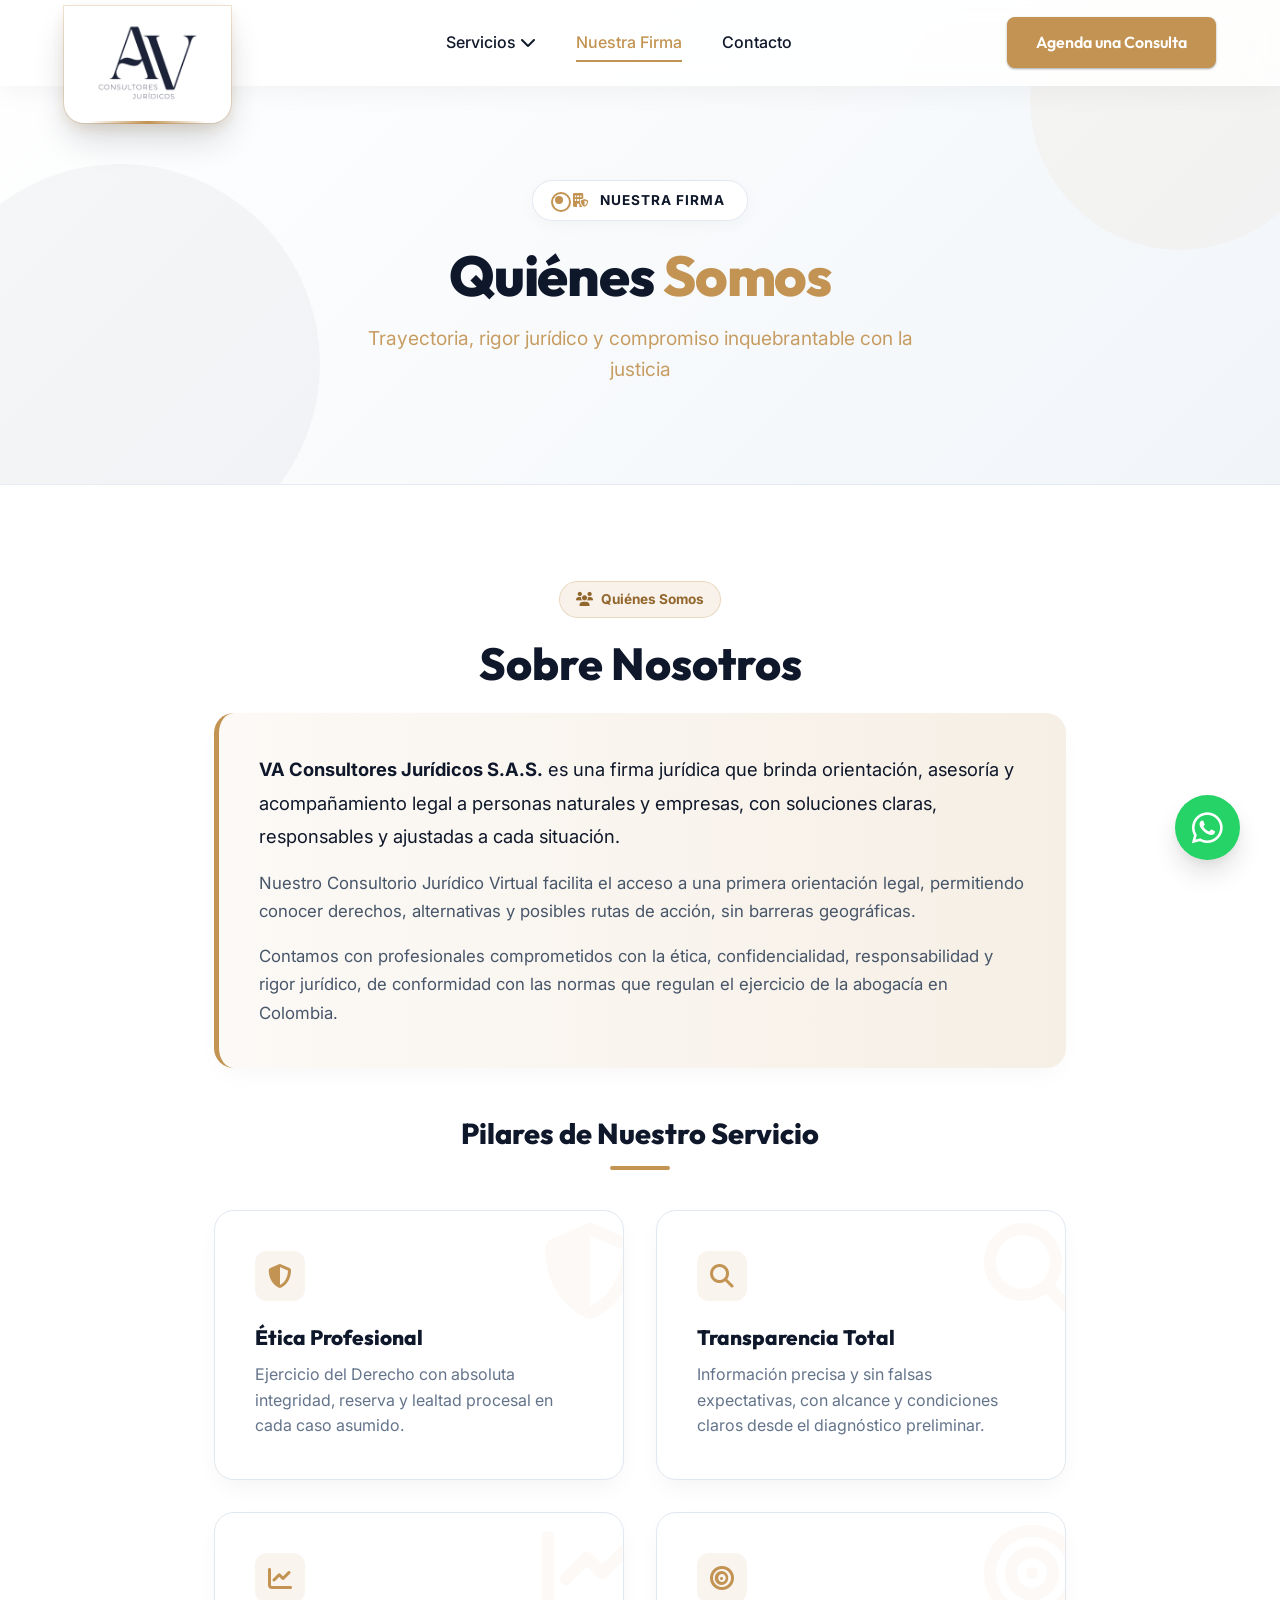
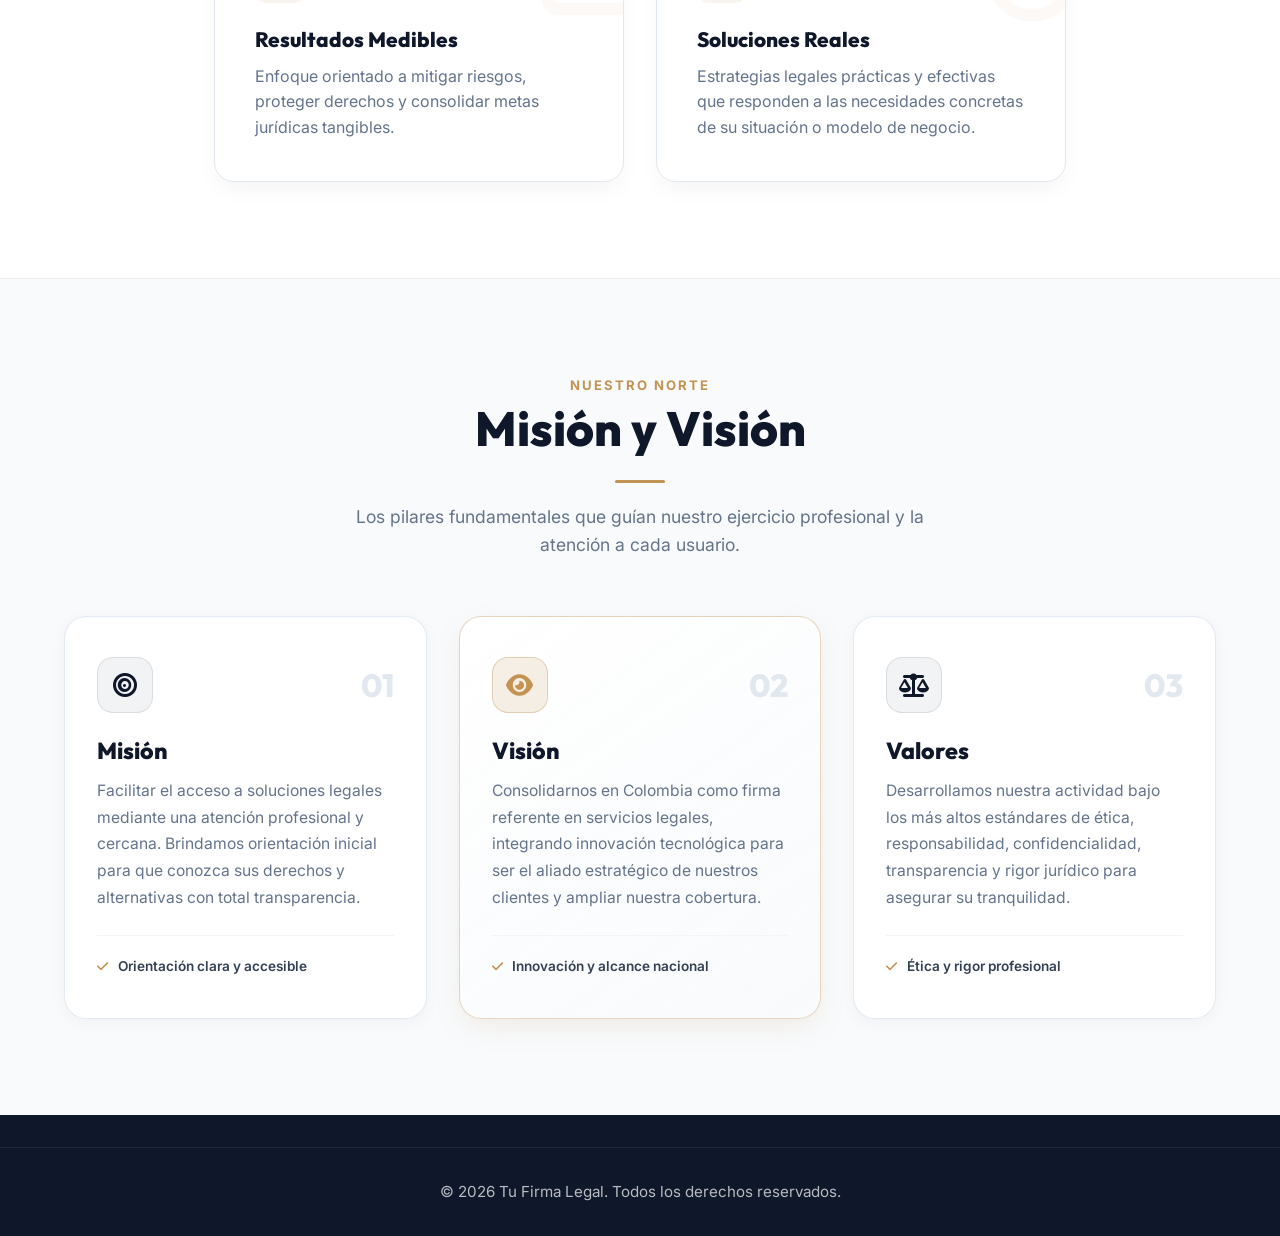
<file: nuestra-firma/index.html>
<!DOCTYPE html>
<html lang="es">

<head>
    <meta charset="UTF-8">
    <meta name="viewport" content="width=device-width, initial-scale=1.0">
    <title>Nuestra Firma | Tu Firma Legal</title>
    <link
        href="https://fonts.googleapis.com/css2?family=Outfit:wght@300;400;600;800&family=Inter:wght@400;500;600&display=swap"
        rel="stylesheet">
    <link rel="stylesheet" href="https://cdnjs.cloudflare.com/ajax/libs/font-awesome/6.4.0/css/all.min.css">
    <link rel="stylesheet" href="../styles.css">
    <style>
        .inner-hero {
            background: linear-gradient(135deg, #ffffff 0%, #f1f5f9 100%);
            padding: 180px 0 100px;
            color: var(--color-primary);
            text-align: center;
            border-bottom: 1px solid rgba(226, 232, 240, 0.8);
            position: relative;
            overflow: hidden;
        }
        .inner-hero::before {
            content: '';
            position: absolute;
            top: -50px;
            right: -50px;
            width: 300px;
            height: 300px;
            background: rgba(194, 147, 82, 0.05);
            border-radius: 50%;
            z-index: 0;
        }
        .inner-hero::after {
            content: '';
            position: absolute;
            bottom: -80px;
            left: -80px;
            width: 400px;
            height: 400px;
            background: rgba(15, 23, 42, 0.03);
            border-radius: 50%;
            z-index: 0;
        }
        .inner-hero .container {
            position: relative;
            z-index: 1;
            display: flex;
            flex-direction: column;
            align-items: center;
            max-width: 800px;
        }
        .hero-title { font-size: clamp(3rem, 5vw, 4.5rem); margin-bottom: 1.25rem; font-weight: 800; color: var(--color-primary); letter-spacing: -0.02em; line-height: 1.1; }
        .hero-subtitle { font-size: 1.25rem; color: #475569; line-height: 1.6; margin-bottom: 0; }

        /* Layout specific styles */
        .content-section {
            padding: var(--section-padding);
        }

        .grid-2-cols {
            display: grid;
            grid-template-columns: 1fr 1fr;
            gap: 4rem;
            align-items: center;
        }

        .grid-3-cols {
            display: grid;
            grid-template-columns: repeat(auto-fit, minmax(300px, 1fr));
            gap: 2.5rem;
        }

        .grid-layout {
            display: grid;
            grid-template-columns: 2.5fr 1fr;
            gap: 4rem;
        }

        /* Cards & Features */
        .feature-card {
            background: var(--color-bg-white);
            padding: 2.5rem;
            border-radius: var(--radius-lg);
            box-shadow: var(--shadow-sm);
            border-top: 4px solid var(--color-accent);
            transition: var(--transition);
            height: 100%;
        }

        .feature-card:hover {
            transform: translateY(-5px);
            box-shadow: var(--shadow-lg);
        }

        .feature-icon {
            font-size: 2.5rem;
            color: var(--color-accent);
            margin-bottom: 1.5rem;
        }

        /* Blog Cards */
        .blog-card {
            background: var(--color-bg-white);
            border-radius: var(--radius-lg);
            overflow: hidden;
            box-shadow: var(--shadow-md);
            height: 100%;
        }

        .blog-img {
            width: 100%;
            height: 250px;
            object-fit: cover;
        }

        .blog-content {
            padding: 2rem;
        }

        .blog-date {
            color: var(--color-accent);
            font-size: 0.9rem;
            font-weight: 600;
            margin-bottom: 0.5rem;
            display: block;
        }

        /* Forms */
        .contact-form {
            display: flex;
            flex-direction: column;
            gap: 1.5rem;
            background: var(--color-bg-white);
            padding: 3rem;
            border-radius: var(--radius-lg);
            box-shadow: var(--shadow-md);
        }

        .form-group input,
        .form-group textarea {
            width: 100%;
            padding: 1rem;
            border: 1px solid #e2e8f0;
            border-radius: var(--radius-md);
            font-family: var(--font-body);
        }

        /* Nuestra Firma Modern Layout */
        .firm-about-section {
            background: #ffffff;
            border-bottom: 1px solid rgba(15, 23, 42, 0.08);
        }

        .firm-trajectory-grid {
            display: grid;
            grid-template-columns: 1.15fr 1fr;
            gap: 4.5rem;
            align-items: center;
        }

        .service-category-tag {
            display: inline-flex;
            align-items: center;
            gap: 0.5rem;
            padding: 0.4rem 1rem;
            border-radius: 50px;
            background: rgba(194, 147, 82, 0.12);
            color: #92672e;
            font-size: 0.85rem;
            font-weight: 700;
            margin-bottom: 1.25rem;
            border: 1px solid rgba(194, 147, 82, 0.28);
        }

        .firm-section-title {
            font-size: clamp(2.3rem, 3.8vw, 3rem);
            color: var(--color-primary);
            font-weight: 800;
            line-height: 1.15;
            margin-bottom: 1.5rem;
        }

        .firm-lead-p {
            font-size: 1.15rem;
            line-height: 1.85;
            color: #334155;
            margin-bottom: 1.25rem;
        }

        .firm-body-p {
            font-size: 1.05rem;
            line-height: 1.8;
            color: #64748b;
            margin-bottom: 2rem;
        }

        .firm-badges-row {
            display: grid;
            grid-template-columns: 1fr 1fr;
            gap: 1.25rem;
            margin-bottom: 2.5rem;
        }

        .firm-badge-item {
            display: flex;
            align-items: center;
            gap: 1rem;
            background: #f8fafc;
            border: 1px solid #e2e8f0;
            padding: 1rem 1.25rem;
            border-radius: 14px;
        }

        .firm-badge-item i {
            font-size: 1.6rem;
            color: var(--color-accent);
            background: rgba(194, 147, 82, 0.12);
            padding: 0.6rem;
            border-radius: 10px;
        }

        .firm-badge-item strong {
            display: block;
            color: var(--color-primary);
            font-size: 0.95rem;
        }

        .firm-badge-item span {
            display: block;
            font-size: 0.8rem;
            color: #64748b;
        }

        .firm-cta-btn {
            display: inline-flex;
            align-items: center;
            gap: 0.85rem;
            padding: 1rem 2rem;
            font-size: 1.05rem;
            font-weight: 700;
            border-radius: 14px;
        }

        .firm-image-frame {
            position: relative;
            border-radius: 24px;
            overflow: hidden;
            box-shadow: 0 20px 40px -10px rgba(15, 23, 42, 0.18);
        }

        .firm-hero-img {
            width: 100%;
            height: 460px;
            object-fit: cover;
            display: block;
            transition: transform 0.5s ease;
        }

        .firm-image-frame:hover .firm-hero-img {
            transform: scale(1.03);
        }

        .firm-float-card {
            position: absolute;
            bottom: 1.5rem;
            left: 1.5rem;
            right: 1.5rem;
            background: rgba(15, 23, 42, 0.88);
            backdrop-filter: blur(10px);
            padding: 1.15rem 1.5rem;
            border-radius: 18px;
            display: flex;
            align-items: center;
            gap: 1.25rem;
            border: 1px solid rgba(194, 147, 82, 0.3);
            color: #ffffff;
        }

        .firm-float-icon {
            width: 48px;
            height: 48px;
            border-radius: 12px;
            background: rgba(194, 147, 82, 0.2);
            color: var(--color-accent);
            display: flex;
            align-items: center;
            justify-content: center;
            font-size: 1.4rem;
            flex-shrink: 0;
        }

        .float-card-title {
            display: block;
            font-family: var(--font-heading);
            font-weight: 800;
            font-size: 1.1rem;
            color: #ffffff;
        }

        .float-card-sub {
            display: block;
            font-size: 0.85rem;
            color: #cbd5e1;
        }

        /* Bloque Valores */
        .firm-values-section {
            background: #f8fafc;
        }

        .values-header {
            margin-bottom: 3.5rem;
        }

        .sub-label {
            font-size: 0.82rem;
            text-transform: uppercase;
            letter-spacing: 0.15em;
            color: var(--color-accent);
            font-weight: 700;
            display: block;
            margin-bottom: 0.35rem;
        }

        .title-divider {
            width: 50px;
            height: 3px;
            background: var(--color-accent);
            margin: 1rem auto 1.25rem;
            border-radius: 2px;
        }

        .values-subtitle {
            font-size: 1.1rem;
            color: #64748b;
            max-width: 600px;
            margin: 0 auto;
        }

        .values-cards-grid {
            display: grid;
            grid-template-columns: repeat(3, 1fr);
            gap: 2rem;
        }

        .value-card {
            background: #ffffff;
            border: 1px solid rgba(226, 232, 240, 0.9);
            border-radius: 22px;
            padding: 2.5rem 2rem;
            transition: all 0.35s ease;
            position: relative;
            display: flex;
            flex-direction: column;
            box-shadow: 0 4px 16px rgba(15, 23, 42, 0.04);
        }

        .value-card:hover {
            transform: translateY(-8px);
            border-color: rgba(194, 147, 82, 0.4);
            box-shadow: 0 18px 36px -6px rgba(15, 23, 42, 0.12);
        }

        .value-card.value-featured {
            background: linear-gradient(145deg, #ffffff 0%, rgba(248, 250, 252, 0.95) 100%);
            border-color: rgba(194, 147, 82, 0.38);
            box-shadow: 0 10px 28px -4px rgba(194, 147, 82, 0.15);
        }

        .value-card-top {
            display: flex;
            justify-content: space-between;
            align-items: center;
            margin-bottom: 1.5rem;
        }

        .value-icon-box {
            width: 56px;
            height: 56px;
            border-radius: 16px;
            background: rgba(15, 23, 42, 0.05);
            color: var(--color-primary);
            display: flex;
            align-items: center;
            justify-content: center;
            font-size: 1.5rem;
            border: 1px solid rgba(15, 23, 42, 0.1);
            transition: transform 0.3s ease;
        }

        .value-card:hover .value-icon-box {
            transform: scale(1.08) rotate(-4deg);
        }

        .value-icon-box.icon-gold {
            background: rgba(194, 147, 82, 0.15);
            color: var(--color-accent);
            border-color: rgba(194, 147, 82, 0.35);
        }

        .value-num {
            font-family: var(--font-heading);
            font-size: 2rem;
            font-weight: 800;
            color: #e2e8f0;
            line-height: 1;
        }

        .value-card h3 {
            font-size: 1.45rem;
            color: var(--color-primary);
            font-weight: 800;
            margin-bottom: 0.85rem;
        }

        .value-card p {
            font-size: 0.98rem;
            color: #64748b;
            line-height: 1.7;
            margin-bottom: 1.5rem;
        }

        .value-highlight {
            margin-top: auto;
            padding-top: 1.25rem;
            border-top: 1px solid #f1f5f9;
            font-size: 0.85rem;
            font-weight: 600;
            color: #334155;
            display: flex;
            align-items: center;
            gap: 0.6rem;
        }

        .value-highlight i {
            color: var(--color-accent);
            font-size: 0.8rem;
        }

        @media (max-width: 992px) {
            .firm-trajectory-grid {
                grid-template-columns: 1fr;
                gap: 3rem;
            }

            .values-cards-grid {
                grid-template-columns: 1fr;
            }

            .firm-hero-img {
                height: 320px;
            }

            .firm-badges-row {
                grid-template-columns: 1fr;
            }
        }
    </style>
</head>

<body>
    <header id="main-header" class="glass-header">
        <div class="container header-container">
            <a href="../index.html" class="logo">
                <img src="../img/logo-abogados.png" alt="AV Consultores Jurídicos" class="logo-img">
            </a>
            <nav class="main-nav">
                <ul class="nav-list">
                    <li class="nav-item has-dropdown">
                        <a href="../servicios/index.html">Servicios <i class="fas fa-chevron-down"></i></a>
                        <ul class="dropdown">
                            <li><a href="../servicios/derecho-civil/index.html">Derecho Civil</a></li>
                            <li><a href="../servicios/derecho-laboral/index.html">Derecho Laboral</a></li>
                            <li><a href="../servicios/derecho-administrativo/index.html">Derecho Administrativo</a></li>
                        </ul>
                    </li>
                    <li class="nav-item is-current"><a href="../nuestra-firma/index.html" aria-current="page">Nuestra
                            Firma</a></li>
                    <li class="nav-item"><a href="../contacto/index.html">Contacto</a></li>
                </ul>
            </nav>
            <div class="header-actions">
                <a href="../contacto/index.html" class="btn btn-primary cta-agenda">Agenda una Consulta</a>
            </div>
            <button class="mobile-menu-btn" aria-label="Abrir menÃº"><i class="fas fa-bars"></i></button>
        </div>
    </header>
    <section class="inner-hero firm-hero">
        <div class="container">
            <div class="rules-badge" style="margin: 0 auto 1.5rem; display: inline-flex; background: white; border: 1px solid #e2e8f0; color: var(--color-primary); box-shadow: 0 4px 15px rgba(0,0,0,0.03);">
                <span class="pulse-dot"></span>
                <i class="fas fa-building-shield" style="color: var(--color-accent);"></i>
                <span style="font-weight: 700; text-transform: uppercase; letter-spacing: 1px; font-size: 0.85rem;">Nuestra Firma</span>
            </div>
            <h1 class="hero-title">Quiénes <span class="title-accent" style="color: var(--color-accent);">Somos</span></h1>
            <p class="hero-subtitle">Trayectoria, rigor jurídico y compromiso inquebrantable con la justicia</p>
        </div>
    </section>

    <!-- Bloque 1: Trayectoria y Excelencia -->
    <section class="content-section firm-about-section">
        <div class="container" style="max-width: 900px; margin: 0 auto;">
            <div class="firm-trajectory-grid" style="grid-template-columns: 1fr; text-align: center;">
                <div class="firm-text-col" style="width: 100%;">
                    <div style="text-align: center; margin-bottom: 3rem;">
                        <span class="service-category-tag">
                            <i class="fas fa-users"></i> Quiénes Somos
                        </span>
                        <h2 class="firm-section-title" style="font-size: 2.8rem; margin-bottom: 1.5rem;">Sobre <span class="title-accent">Nosotros</span></h2>
                        
                        <div style="background: linear-gradient(to right, rgba(194, 147, 82, 0.05), rgba(194, 147, 82, 0.15)); padding: 2.5rem; border-radius: 20px; border-left: 5px solid var(--color-accent); text-align: left; box-shadow: 0 10px 30px -10px rgba(0,0,0,0.05); margin-bottom: 2rem;">
                            <p style="font-size: 1.15rem; line-height: 1.8; color: var(--color-primary); margin-bottom: 1rem;">
                                <strong>VA Consultores Jurídicos S.A.S.</strong> es una firma jurídica que brinda orientación, asesoría y acompañamiento legal a personas naturales y empresas, con soluciones claras, responsables y ajustadas a cada situación.
                            </p>
                            <p style="font-size: 1.05rem; line-height: 1.7; color: #475569; margin-bottom: 1rem;">
                                Nuestro Consultorio Jurídico Virtual facilita el acceso a una primera orientación legal, permitiendo conocer derechos, alternativas y posibles rutas de acción, sin barreras geográficas.
                            </p>
                            <p style="font-size: 1.05rem; line-height: 1.7; color: #475569; margin-bottom: 0;">
                                Contamos con profesionales comprometidos con la ética, confidencialidad, responsabilidad y rigor jurídico, de conformidad con las normas que regulan el ejercicio de la abogacía en Colombia.
                            </p>
                        </div>
                    </div>

                    <!-- Puntos Fuertes -->
                    <div style="text-align: center; margin-bottom: 2.5rem;">
                        <h3 style="font-size: 1.8rem; color: var(--color-primary); font-weight: 800;">Pilares de Nuestro Servicio</h3>
                        <div style="width: 60px; height: 4px; background: var(--color-accent); margin: 1rem auto 0; border-radius: 2px;"></div>
                    </div>

                    <div style="display: grid; grid-template-columns: repeat(auto-fit, minmax(300px, 1fr)); gap: 2rem; width: 100%;">
                        <!-- Pilar 1 -->
                        <div style="background: #ffffff; padding: 2.5rem; border-radius: 20px; border: 1px solid #e2e8f0; box-shadow: 0 10px 25px -5px rgba(15, 23, 42, 0.05); transition: transform 0.3s ease, box-shadow 0.3s ease; text-align: left; position: relative; overflow: hidden;" onmouseover="this.style.transform='translateY(-5px)'; this.style.boxShadow='0 20px 30px -10px rgba(15, 23, 42, 0.1)';" onmouseout="this.style.transform='translateY(0)'; this.style.boxShadow='0 10px 25px -5px rgba(15, 23, 42, 0.05)';">
                            <div style="position: absolute; top: -15px; right: -15px; font-size: 6rem; color: rgba(194, 147, 82, 0.05); z-index: 0;"><i class="fas fa-shield-halved"></i></div>
                            <div style="position: relative; z-index: 1;">
                                <div style="width: 50px; height: 50px; background: rgba(194, 147, 82, 0.1); border-radius: 12px; display: flex; align-items: center; justify-content: center; margin-bottom: 1.5rem;">
                                    <i class="fas fa-shield-halved" style="font-size: 1.5rem; color: var(--color-accent);"></i>
                                </div>
                                <h4 style="font-size: 1.3rem; color: var(--color-primary); font-weight: 800; margin-bottom: 0.75rem;">Ética Profesional</h4>
                                <p style="font-size: 1rem; color: #64748b; line-height: 1.6; margin: 0;">Ejercicio del Derecho con absoluta integridad, reserva y lealtad procesal en cada caso asumido.</p>
                            </div>
                        </div>

                        <!-- Pilar 2 -->
                        <div style="background: #ffffff; padding: 2.5rem; border-radius: 20px; border: 1px solid #e2e8f0; box-shadow: 0 10px 25px -5px rgba(15, 23, 42, 0.05); transition: transform 0.3s ease, box-shadow 0.3s ease; text-align: left; position: relative; overflow: hidden;" onmouseover="this.style.transform='translateY(-5px)'; this.style.boxShadow='0 20px 30px -10px rgba(15, 23, 42, 0.1)';" onmouseout="this.style.transform='translateY(0)'; this.style.boxShadow='0 10px 25px -5px rgba(15, 23, 42, 0.05)';">
                            <div style="position: absolute; top: -15px; right: -15px; font-size: 6rem; color: rgba(194, 147, 82, 0.05); z-index: 0;"><i class="fas fa-search"></i></div>
                            <div style="position: relative; z-index: 1;">
                                <div style="width: 50px; height: 50px; background: rgba(194, 147, 82, 0.1); border-radius: 12px; display: flex; align-items: center; justify-content: center; margin-bottom: 1.5rem;">
                                    <i class="fas fa-search" style="font-size: 1.5rem; color: var(--color-accent);"></i>
                                </div>
                                <h4 style="font-size: 1.3rem; color: var(--color-primary); font-weight: 800; margin-bottom: 0.75rem;">Transparencia Total</h4>
                                <p style="font-size: 1rem; color: #64748b; line-height: 1.6; margin: 0;">Información precisa y sin falsas expectativas, con alcance y condiciones claros desde el diagnóstico preliminar.</p>
                            </div>
                        </div>

                        <!-- Pilar 3 -->
                        <div style="background: #ffffff; padding: 2.5rem; border-radius: 20px; border: 1px solid #e2e8f0; box-shadow: 0 10px 25px -5px rgba(15, 23, 42, 0.05); transition: transform 0.3s ease, box-shadow 0.3s ease; text-align: left; position: relative; overflow: hidden;" onmouseover="this.style.transform='translateY(-5px)'; this.style.boxShadow='0 20px 30px -10px rgba(15, 23, 42, 0.1)';" onmouseout="this.style.transform='translateY(0)'; this.style.boxShadow='0 10px 25px -5px rgba(15, 23, 42, 0.05)';">
                            <div style="position: absolute; top: -15px; right: -15px; font-size: 6rem; color: rgba(194, 147, 82, 0.05); z-index: 0;"><i class="fas fa-chart-line"></i></div>
                            <div style="position: relative; z-index: 1;">
                                <div style="width: 50px; height: 50px; background: rgba(194, 147, 82, 0.1); border-radius: 12px; display: flex; align-items: center; justify-content: center; margin-bottom: 1.5rem;">
                                    <i class="fas fa-chart-line" style="font-size: 1.5rem; color: var(--color-accent);"></i>
                                </div>
                                <h4 style="font-size: 1.3rem; color: var(--color-primary); font-weight: 800; margin-bottom: 0.75rem;">Resultados Medibles</h4>
                                <p style="font-size: 1rem; color: #64748b; line-height: 1.6; margin: 0;">Enfoque orientado a mitigar riesgos, proteger derechos y consolidar metas jurídicas tangibles.</p>
                            </div>
                        </div>

                        <!-- Pilar 4 -->
                        <div style="background: #ffffff; padding: 2.5rem; border-radius: 20px; border: 1px solid #e2e8f0; box-shadow: 0 10px 25px -5px rgba(15, 23, 42, 0.05); transition: transform 0.3s ease, box-shadow 0.3s ease; text-align: left; position: relative; overflow: hidden;" onmouseover="this.style.transform='translateY(-5px)'; this.style.boxShadow='0 20px 30px -10px rgba(15, 23, 42, 0.1)';" onmouseout="this.style.transform='translateY(0)'; this.style.boxShadow='0 10px 25px -5px rgba(15, 23, 42, 0.05)';">
                            <div style="position: absolute; top: -15px; right: -15px; font-size: 6rem; color: rgba(194, 147, 82, 0.05); z-index: 0;"><i class="fas fa-bullseye"></i></div>
                            <div style="position: relative; z-index: 1;">
                                <div style="width: 50px; height: 50px; background: rgba(194, 147, 82, 0.1); border-radius: 12px; display: flex; align-items: center; justify-content: center; margin-bottom: 1.5rem;">
                                    <i class="fas fa-bullseye" style="font-size: 1.5rem; color: var(--color-accent);"></i>
                                </div>
                                <h4 style="font-size: 1.3rem; color: var(--color-primary); font-weight: 800; margin-bottom: 0.75rem;">Soluciones Reales</h4>
                                <p style="font-size: 1rem; color: #64748b; line-height: 1.6; margin: 0;">Estrategias legales prácticas y efectivas que responden a las necesidades concretas de su situación o modelo de negocio.</p>
                            </div>
                        </div>
                    </div>
                </div>


            </div>
        </div>
    </section>

    <!-- Bloque 2: Nuestros Valores -->
    <section class="content-section firm-values-section">
        <div class="container">
            <div class="values-header text-center">
                <span class="sub-label">Nuestro Norte</span>
                <h2 class="firm-section-title">Misión y <span class="title-accent">Visión</span></h2>
                <div class="title-divider"></div>
                <p class="values-subtitle">Los pilares fundamentales que guían nuestro ejercicio profesional y la
                    atención a cada usuario.</p>
            </div>

            <div class="values-cards-grid">
                <!-- Valor 1: Misión -->
                <div class="value-card">
                    <div class="value-card-top">
                        <div class="value-icon-box">
                            <i class="fas fa-bullseye"></i>
                        </div>
                        <span class="value-num">01</span>
                    </div>
                    <h3>Misión</h3>
                    <p>Facilitar el acceso a soluciones legales mediante una atención profesional y cercana. Brindamos
                        orientación inicial para que conozca sus derechos y alternativas con total transparencia.</p>
                    <div class="value-highlight">
                        <i class="fas fa-check"></i> Orientación clara y accesible
                    </div>
                </div>

                <!-- Valor 2: Visión (Destacada) -->
                <div class="value-card value-featured">
                    <div class="value-card-top">
                        <div class="value-icon-box icon-gold">
                            <i class="fas fa-eye"></i>
                        </div>
                        <span class="value-num">02</span>
                    </div>
                    <h3>Visión</h3>
                    <p>Consolidarnos en Colombia como firma referente en servicios legales, integrando innovación
                        tecnológica para ser el aliado estratégico de nuestros clientes y ampliar nuestra cobertura.</p>
                    <div class="value-highlight">
                        <i class="fas fa-check"></i> Innovación y alcance nacional
                    </div>
                </div>

                <!-- Valor 3: Valores -->
                <div class="value-card">
                    <div class="value-card-top">
                        <div class="value-icon-box">
                            <i class="fas fa-scale-balanced"></i>
                        </div>
                        <span class="value-num">03</span>
                    </div>
                    <h3>Valores</h3>
                    <p>Desarrollamos nuestra actividad bajo los más altos estándares de ética, responsabilidad,
                        confidencialidad, transparencia y rigor jurídico para asegurar su tranquilidad.</p>
                    <div class="value-highlight">
                        <i class="fas fa-check"></i> Ética y rigor profesional
                    </div>
                </div>
            </div>
        </div>
    </section> <!-- FOOTER -->
    <footer class="main-footer dark-bg" style="padding: 2rem 0 0;">
        <div class="footer-bottom">
            <div class="container">
                <p>&copy; 2026 Tu Firma Legal. Todos los derechos reservados.</p>

            </div>
        </div>
    </footer>

    <!-- WIDGETS -->
    <a href="https://wa.me/570000000000" class="whatsapp-float" target="_blank" rel="noopener">
        <i class="fab fa-whatsapp"></i>
    </a>
    <script src="../main.js"></script>
</body>

</html>
</file>
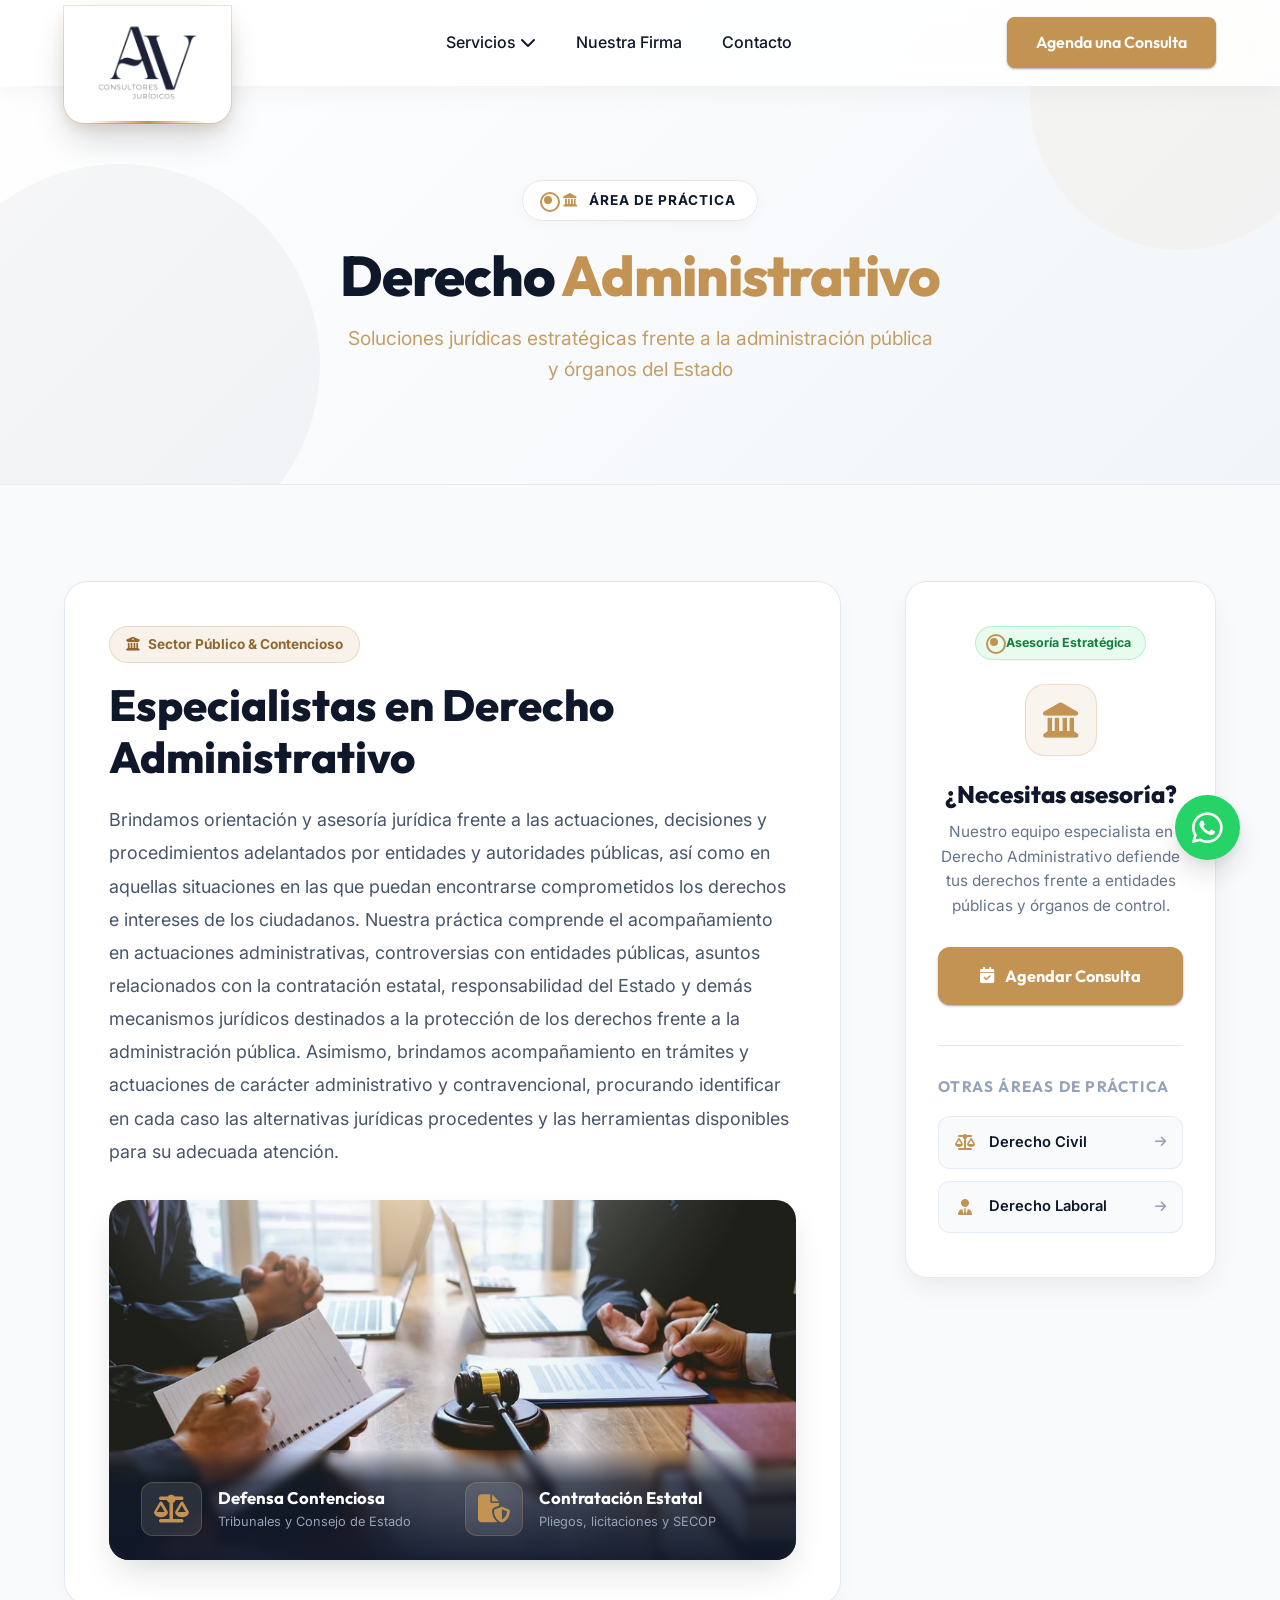
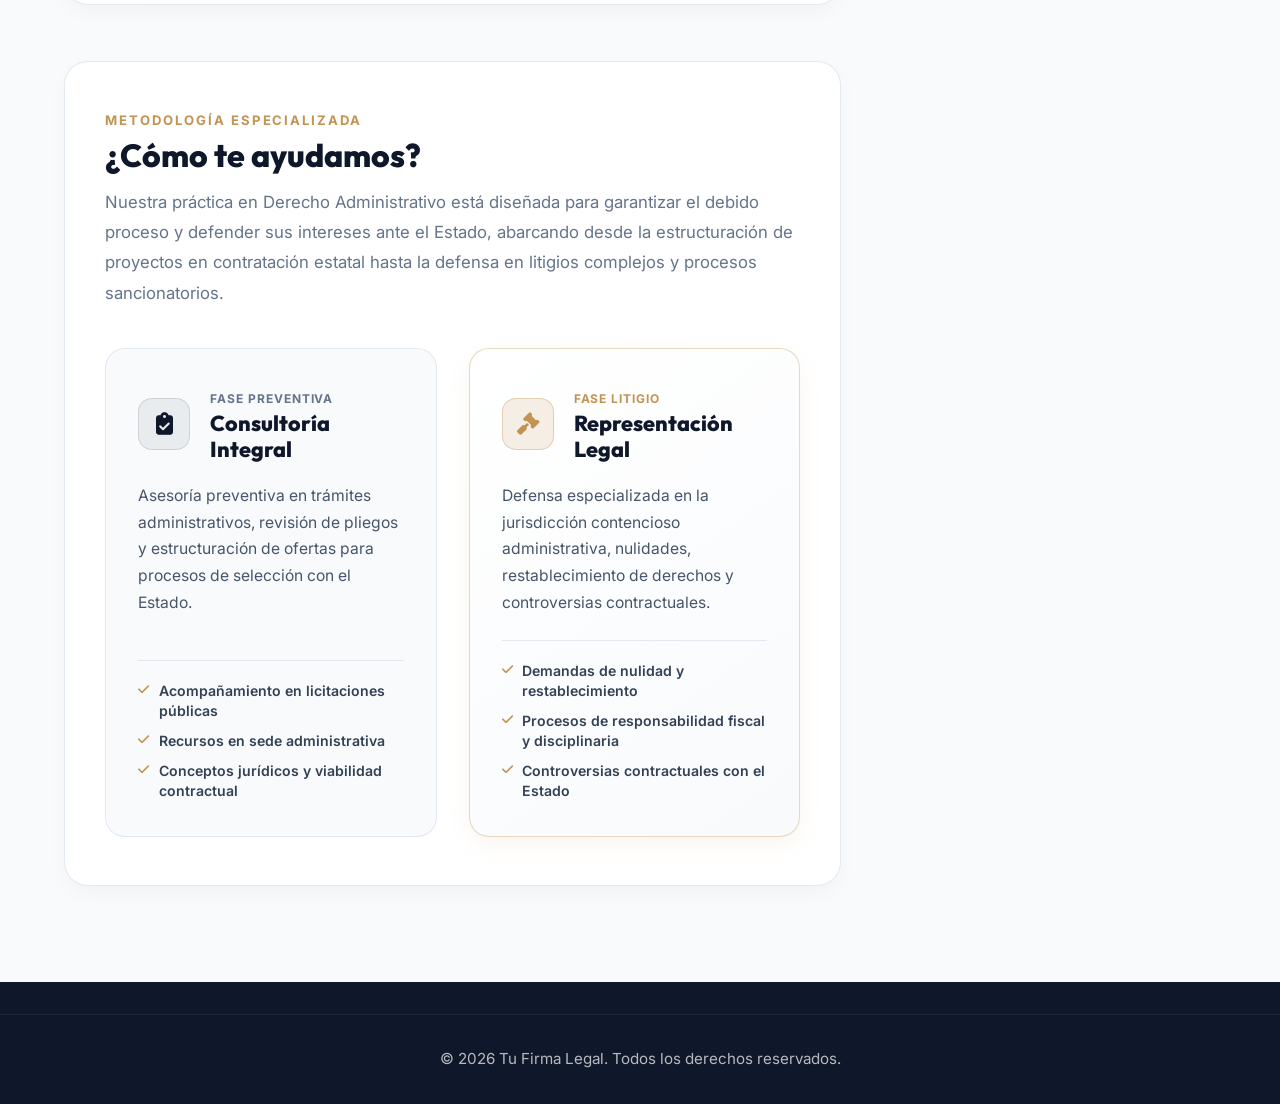
<file: servicios/derecho-administrativo/index.html>
<!DOCTYPE html>
<html lang="es">
<head>
    <meta charset="UTF-8">
    <meta name="viewport" content="width=device-width, initial-scale=1.0">
    <title>Derecho Administrativo | Tu Firma Legal</title>
    <link href="https://fonts.googleapis.com/css2?family=Outfit:wght@300;400;600;800&family=Inter:wght@400;500;600&display=swap" rel="stylesheet">
    <link rel="stylesheet" href="https://cdnjs.cloudflare.com/ajax/libs/font-awesome/6.4.0/css/all.min.css">
    <link rel="stylesheet" href="../../styles.css">
    <style>
        .inner-hero {
            background: linear-gradient(135deg, #ffffff 0%, #f1f5f9 100%);
            padding: 180px 0 100px;
            color: var(--color-primary);
            text-align: center;
            border-bottom: 1px solid rgba(226, 232, 240, 0.8);
            position: relative;
            overflow: hidden;
        }
        .inner-hero::before {
            content: '';
            position: absolute;
            top: -50px;
            right: -50px;
            width: 300px;
            height: 300px;
            background: rgba(194, 147, 82, 0.05);
            border-radius: 50%;
            z-index: 0;
        }
        .inner-hero::after {
            content: '';
            position: absolute;
            bottom: -80px;
            left: -80px;
            width: 400px;
            height: 400px;
            background: rgba(15, 23, 42, 0.03);
            border-radius: 50%;
            z-index: 0;
        }
        .inner-hero .container {
            position: relative;
            z-index: 1;
            display: flex;
            flex-direction: column;
            align-items: center;
            max-width: 800px;
        }
        .hero-title { font-size: clamp(3rem, 5vw, 4.5rem); margin-bottom: 1.25rem; font-weight: 800; color: var(--color-primary); letter-spacing: -0.02em; line-height: 1.1; }
        .hero-subtitle { font-size: 1.25rem; color: #475569; line-height: 1.6; margin-bottom: 0; }
        
        /* Layout specific styles */
        .content-section { padding: var(--section-padding); }
        .grid-2-cols { display: grid; grid-template-columns: 1fr 1fr; gap: 4rem; align-items: center; }
        .grid-3-cols { display: grid; grid-template-columns: repeat(auto-fit, minmax(300px, 1fr)); gap: 2.5rem; }
        .grid-layout { display: grid; grid-template-columns: 2.5fr 1fr; gap: 4rem; }
        
        /* Cards & Features */
        .feature-card { background: var(--color-bg-white); padding: 2.5rem; border-radius: var(--radius-lg); box-shadow: var(--shadow-sm); border-top: 4px solid var(--color-accent); transition: var(--transition); height: 100%;}
        .feature-card:hover { transform: translateY(-5px); box-shadow: var(--shadow-lg); }
        .feature-icon { font-size: 2.5rem; color: var(--color-accent); margin-bottom: 1.5rem; }
        
        /* Blog Cards */
        .blog-card { background: var(--color-bg-white); border-radius: var(--radius-lg); overflow: hidden; box-shadow: var(--shadow-md); height: 100%;}
        .blog-img { width: 100%; height: 250px; object-fit: cover; }
        .blog-content { padding: 2rem; }
        .blog-date { color: var(--color-accent); font-size: 0.9rem; font-weight: 600; margin-bottom: 0.5rem; display: block; }
        
        /* Forms */
        .contact-form { display: flex; flex-direction: column; gap: 1.5rem; background: var(--color-bg-white); padding: 3rem; border-radius: var(--radius-lg); box-shadow: var(--shadow-md); }
        .form-group input, .form-group textarea { width: 100%; padding: 1rem; border: 1px solid #e2e8f0; border-radius: var(--radius-md); font-family: var(--font-body); }
        
        /* Administrative Modern Institutional Layout */
        .admin-lead-card {
            background: #ffffff;
            border-radius: 24px;
            padding: 2.75rem;
            border: 1px solid rgba(226, 232, 240, 0.9);
            box-shadow: 0 8px 24px -6px rgba(15, 23, 42, 0.05);
            margin-bottom: 3.5rem;
        }
        .service-category-tag {
            display: inline-flex;
            align-items: center;
            gap: 0.5rem;
            padding: 0.4rem 1rem;
            border-radius: 50px;
            background: rgba(194, 147, 82, 0.12);
            color: #92672e;
            font-size: 0.85rem;
            font-weight: 700;
            margin-bottom: 1rem;
            border: 1px solid rgba(194, 147, 82, 0.28);
        }
        .service-detail-title {
            font-size: clamp(2.2rem, 3.4vw, 2.8rem);
            color: var(--color-primary);
            font-weight: 800;
            line-height: 1.2;
            margin-bottom: 1.25rem;
        }
        .service-lead-paragraph {
            font-size: 1.12rem;
            line-height: 1.85;
            color: #475569;
            margin-bottom: 2rem;
        }

        .admin-media-wrapper {
            position: relative;
            border-radius: 20px;
            overflow: hidden;
            box-shadow: 0 16px 36px -10px rgba(15, 23, 42, 0.18);
        }
        .admin-panoramic-img {
            width: 100%;
            height: 360px;
            object-fit: cover;
            display: block;
            transition: transform 0.5s ease;
        }
        .admin-media-wrapper:hover .admin-panoramic-img {
            transform: scale(1.02);
        }
        .admin-stats-overlay {
            position: absolute;
            bottom: 0;
            left: 0;
            right: 0;
            background: linear-gradient(to top, rgba(15, 23, 42, 0.95) 0%, rgba(15, 23, 42, 0.7) 70%, transparent 100%);
            padding: 2rem 2rem 1.5rem;
            display: grid;
            grid-template-columns: 1fr 1fr;
            gap: 1.5rem;
            backdrop-filter: blur(4px);
        }
        .admin-stat-item {
            display: flex;
            align-items: center;
            gap: 1rem;
            color: #ffffff;
        }
        .admin-stat-item i {
            font-size: 1.75rem;
            color: var(--color-accent);
            background: rgba(255, 255, 255, 0.1);
            padding: 0.75rem;
            border-radius: 12px;
            border: 1px solid rgba(194, 147, 82, 0.3);
        }
        .stat-title {
            display: block;
            font-family: var(--font-heading);
            font-size: 1.05rem;
            font-weight: 700;
            color: #ffffff;
        }
        .stat-sub {
            display: block;
            font-size: 0.8rem;
            color: #94a3b8;
        }

        /* Actions Section */
        .admin-actions-section {
            background: #ffffff;
            border-radius: 24px;
            padding: 3rem 2.5rem;
            border: 1px solid rgba(226, 232, 240, 0.9);
            box-shadow: 0 8px 24px -6px rgba(15, 23, 42, 0.05);
        }
        .sub-label {
            font-size: 0.82rem;
            text-transform: uppercase;
            letter-spacing: 0.15em;
            color: var(--color-accent);
            font-weight: 700;
            display: block;
            margin-bottom: 0.35rem;
        }
        .service-section-title {
            font-size: 2rem;
            color: var(--color-primary);
            font-weight: 800;
            margin-bottom: 0.75rem;
        }
        .admin-actions-desc {
            font-size: 1.05rem;
            line-height: 1.8;
            color: #64748b;
            margin-bottom: 2.5rem;
        }

        .admin-pillars-container {
            display: grid;
            grid-template-columns: 1fr 1fr;
            gap: 2rem;
        }
        .admin-action-card {
            background: #f8fafc;
            border: 1px solid rgba(226, 232, 240, 0.9);
            border-radius: 20px;
            padding: 2.25rem 2rem;
            transition: all 0.35s ease;
            position: relative;
            display: flex;
            flex-direction: column;
        }
        .admin-action-card:hover {
            transform: translateY(-6px);
            background: #ffffff;
            border-color: rgba(194, 147, 82, 0.4);
            box-shadow: 0 16px 32px -6px rgba(15, 23, 42, 0.1);
        }
        .featured-admin-card {
            background: linear-gradient(145deg, #ffffff 0%, #f8fafc 100%);
            border-color: rgba(194, 147, 82, 0.35);
            box-shadow: 0 8px 24px -4px rgba(194, 147, 82, 0.12);
        }
        .action-card-header {
            display: flex;
            align-items: center;
            gap: 1.25rem;
            margin-bottom: 1.25rem;
        }
        .action-card-icon {
            width: 52px;
            height: 52px;
            border-radius: 14px;
            background: rgba(15, 23, 42, 0.06);
            color: var(--color-primary);
            display: flex;
            align-items: center;
            justify-content: center;
            font-size: 1.4rem;
            flex-shrink: 0;
            border: 1px solid rgba(15, 23, 42, 0.12);
        }
        .action-card-icon.icon-gold {
            background: rgba(194, 147, 82, 0.15);
            color: var(--color-accent);
            border-color: rgba(194, 147, 82, 0.35);
        }
        .action-card-badge {
            display: inline-block;
            font-size: 0.75rem;
            text-transform: uppercase;
            letter-spacing: 0.08em;
            font-weight: 700;
            color: var(--color-text-muted);
            margin-bottom: 0.2rem;
        }
        .action-card-badge.badge-gold {
            color: var(--color-accent);
        }
        .action-card-meta h4 {
            font-size: 1.35rem;
            color: var(--color-primary);
            font-weight: 800;
        }
        .action-card-text {
            font-size: 0.98rem;
            color: #475569;
            line-height: 1.7;
            margin-bottom: 1.5rem;
        }
        .action-card-checklist {
            display: flex;
            flex-direction: column;
            gap: 0.65rem;
            padding-top: 1.25rem;
            border-top: 1px solid #e2e8f0;
            margin-top: auto;
        }
        .check-item {
            font-size: 0.88rem;
            color: #334155;
            font-weight: 600;
            display: flex;
            align-items: flex-start;
            gap: 0.6rem;
            line-height: 1.4;
        }
        .check-item i {
            color: var(--color-accent);
            font-size: 0.8rem;
            margin-top: 0.2rem;
        }

        /* Sidebar Styling */
        .service-sidebar {
            background: #ffffff;
            border-radius: 22px;
            border: 1px solid rgba(226, 232, 240, 0.9);
            box-shadow: 0 12px 30px -6px rgba(15, 23, 42, 0.08);
            padding: 2.75rem 2rem;
            position: sticky;
            top: 120px;
        }
        .sidebar-badge {
            display: inline-flex;
            align-items: center;
            gap: 0.5rem;
            padding: 0.35rem 0.9rem;
            border-radius: 50px;
            background: rgba(37, 211, 102, 0.1);
            color: #15803d;
            font-size: 0.78rem;
            font-weight: 700;
            margin-bottom: 1.5rem;
            border: 1px solid rgba(37, 211, 102, 0.25);
        }
        .sidebar-icon-wrap {
            width: 72px;
            height: 72px;
            margin: 0 auto 1.5rem;
            border-radius: 20px;
            background: rgba(194, 147, 82, 0.1);
            display: flex;
            align-items: center;
            justify-content: center;
            border: 1px solid rgba(194, 147, 82, 0.25);
        }
        .sidebar-icon-wrap .sidebar-icon {
            font-size: 2.2rem;
            color: var(--color-accent);
            margin-bottom: 0;
        }
        .sidebar-title {
            font-size: 1.5rem;
            color: var(--color-primary);
            font-weight: 800;
            margin-bottom: 0.75rem;
        }
        .sidebar-text {
            font-size: 0.96rem;
            color: #64748b;
            line-height: 1.6;
            margin-bottom: 1.75rem;
        }
        .sidebar-btn {
            width: 100%;
            display: flex;
            align-items: center;
            justify-content: center;
            gap: 0.65rem;
            padding: 1rem 1.5rem;
            font-size: 1.02rem;
            font-weight: 700;
            border-radius: 12px;
        }
        .sidebar-other-services {
            margin-top: 2.5rem;
            padding-top: 2rem;
            border-top: 1px solid #e2e8f0;
            text-align: left;
        }
        .sidebar-other-services h4 {
            font-size: 0.95rem;
            text-transform: uppercase;
            letter-spacing: 0.08em;
            color: #94a3b8;
            font-weight: 700;
            margin-bottom: 1.25rem;
        }
        .other-services-list {
            list-style: none;
            display: flex;
            flex-direction: column;
            gap: 0.75rem;
        }
        .other-services-list li a {
            display: flex;
            align-items: center;
            gap: 0.85rem;
            padding: 0.85rem 1rem;
            border-radius: 12px;
            background: #f8fafc;
            border: 1px solid rgba(226, 232, 240, 0.8);
            color: var(--color-primary);
            font-weight: 600;
            font-size: 0.92rem;
            transition: all 0.25s ease;
        }
        .other-services-list li a i:first-child {
            color: var(--color-accent);
            font-size: 1rem;
            width: 20px;
            text-align: center;
        }
        .other-services-list li a .list-arrow {
            margin-left: auto;
            color: #94a3b8;
            font-size: 0.8rem;
            transition: transform 0.25s ease;
        }
        .other-services-list li a:hover {
            background: #ffffff;
            border-color: rgba(194, 147, 82, 0.4);
            transform: translateX(4px);
            box-shadow: 0 4px 12px rgba(15, 23, 42, 0.06);
            color: var(--color-accent);
        }
        .other-services-list li a:hover .list-arrow {
            transform: translateX(3px);
            color: var(--color-accent);
        }

        @media (max-width: 992px) {
            .grid-layout { grid-template-columns: 1fr; gap: 3rem; }
            .service-sidebar { position: static; }
            .admin-pillars-container { grid-template-columns: 1fr; }
            .admin-stats-overlay { grid-template-columns: 1fr; }
            .admin-lead-card { padding: 1.75rem; }
        }
    </style>
</head>
<body>    <header id="main-header" class="glass-header">
        <div class="container header-container">
            <a href="../../index.html" class="logo">
                <img src="../../img/logo-abogados.png" alt="AV Consultores Jurídicos" class="logo-img">
            </a>
            <nav class="main-nav">
                <ul class="nav-list">
                    <li class="nav-item has-dropdown">
                        <a href="../../servicios/index.html">Servicios <i class="fas fa-chevron-down"></i></a>
                        <ul class="dropdown">
                            <li><a href="../../servicios/derecho-civil/index.html">Derecho Civil</a></li>
                            <li><a href="../../servicios/derecho-laboral/index.html">Derecho Laboral</a></li>
                            <li><a href="../../servicios/derecho-administrativo/index.html">Derecho Administrativo</a></li>
                        </ul>
                    </li>
                    <li class="nav-item"><a href="../../nuestra-firma/index.html">Nuestra Firma</a></li>
                    <li class="nav-item"><a href="../../contacto/index.html">Contacto</a></li>
                </ul>
            </nav>
            <div class="header-actions">
                <a href="../../contacto/index.html" class="btn btn-primary cta-agenda">Agenda una Consulta</a>
            </div>
            <button class="mobile-menu-btn" aria-label="Abrir menÃº"><i class="fas fa-bars"></i></button>
        </div>
    </header>    <section class="inner-hero admin-inner-hero">
        <div class="container">
            <div class="rules-badge" style="margin: 0 auto 1.5rem; display: inline-flex; background: white; border: 1px solid #e2e8f0; color: var(--color-primary); box-shadow: 0 4px 15px rgba(0,0,0,0.03);">
                <span class="pulse-dot"></span>
                <i class="fas fa-landmark" style="color: var(--color-accent);"></i>
                <span style="font-weight: 700; text-transform: uppercase; letter-spacing: 1px; font-size: 0.85rem;">Área de Práctica</span>
            </div>
            <h1 class="hero-title">Derecho <span class="title-accent" style="color: var(--color-accent);">Administrativo</span></h1>
            <p class="hero-subtitle">Soluciones jurídicas estratégicas frente a la administración pública y órganos del Estado</p>
        </div>
    </section>

    <section class="content-section">
        <div class="container grid-layout">
            <!-- Contenido Principal -->
            <article class="main-text">
                <!-- Bloque Superior Institucional -->
                <div class="admin-lead-card">
                    <div class="admin-lead-header">
                        <span class="service-category-tag">
                            <i class="fas fa-building-columns"></i> Sector Público & Contencioso
                        </span>
                        <h2 class="service-detail-title">Especialistas en Derecho Administrativo</h2>
                    </div>

                    <p class="service-lead-paragraph">
                        Brindamos orientación y asesoría jurídica frente a las actuaciones, decisiones y procedimientos adelantados por entidades y autoridades públicas, así como en aquellas situaciones en las que puedan encontrarse comprometidos los derechos e intereses de los ciudadanos. Nuestra práctica comprende el acompañamiento en actuaciones administrativas, controversias con entidades públicas, asuntos relacionados con la contratación estatal, responsabilidad del Estado y demás mecanismos jurídicos destinados a la protección de los derechos frente a la administración pública. Asimismo, brindamos acompañamiento en trámites y actuaciones de carácter administrativo y contravencional, procurando identificar en cada caso las alternativas jurídicas procedentes y las herramientas disponibles para su adecuada atención.
                    </p>

                    <!-- Imagen Panorámica con Tarjeta de Respaldo Integrada -->
                    <div class="admin-media-wrapper">
                        <img src="../../img/Derecho-administrativo-Conceptos-esenciales1-1.jpg" alt="Especialistas en Derecho Administrativo" class="admin-panoramic-img">
                        <div class="admin-stats-overlay">
                            <div class="admin-stat-item">
                                <i class="fas fa-scale-balanced"></i>
                                <div>
                                    <span class="stat-title">Defensa Contenciosa</span>
                                    <span class="stat-sub">Tribunales y Consejo de Estado</span>
                                </div>
                            </div>
                            <div class="admin-stat-item">
                                <i class="fas fa-file-shield"></i>
                                <div>
                                    <span class="stat-title">Contratación Estatal</span>
                                    <span class="stat-sub">Pliegos, licitaciones y SECOP</span>
                                </div>
                            </div>
                        </div>
                    </div>
                </div>

                <!-- Sección: ¿Cómo te ayudamos? con Estilo de Tarjetas Comparativas / Pilares de Acción -->
                <section class="admin-actions-section">
                    <div class="admin-actions-header">
                        <span class="sub-label">Metodología Especializada</span>
                        <h3 class="service-section-title">¿Cómo te ayudamos?</h3>
                        <p class="admin-actions-desc">
                            Nuestra práctica en Derecho Administrativo está diseñada para garantizar el debido proceso y defender sus intereses ante el Estado, abarcando desde la estructuración de proyectos en contratación estatal hasta la defensa en litigios complejos y procesos sancionatorios.
                        </p>
                    </div>

                    <div class="admin-pillars-container">
                        <!-- Tarjeta 01: Consultoría Integral -->
                        <div class="admin-action-card">
                            <div class="action-card-header">
                                <div class="action-card-icon">
                                    <i class="fas fa-clipboard-check"></i>
                                </div>
                                <div class="action-card-meta">
                                    <span class="action-card-badge">Fase Preventiva</span>
                                    <h4>Consultoría Integral</h4>
                                </div>
                            </div>
                            <p class="action-card-text">
                                Asesoría preventiva en trámites administrativos, revisión de pliegos y estructuración de ofertas para procesos de selección con el Estado.
                            </p>
                            <div class="action-card-checklist">
                                <div class="check-item"><i class="fas fa-check"></i> Acompañamiento en licitaciones públicas</div>
                                <div class="check-item"><i class="fas fa-check"></i> Recursos en sede administrativa</div>
                                <div class="check-item"><i class="fas fa-check"></i> Conceptos jurídicos y viabilidad contractual</div>
                            </div>
                        </div>

                        <!-- Tarjeta 02: Representación Legal -->
                        <div class="admin-action-card featured-admin-card">
                            <div class="action-card-header">
                                <div class="action-card-icon icon-gold">
                                    <i class="fas fa-gavel"></i>
                                </div>
                                <div class="action-card-meta">
                                    <span class="action-card-badge badge-gold">Fase Litigio</span>
                                    <h4>Representación Legal</h4>
                                </div>
                            </div>
                            <p class="action-card-text">
                                Defensa especializada en la jurisdicción contencioso administrativa, nulidades, restablecimiento de derechos y controversias contractuales.
                            </p>
                            <div class="action-card-checklist">
                                <div class="check-item"><i class="fas fa-check"></i> Demandas de nulidad y restablecimiento</div>
                                <div class="check-item"><i class="fas fa-check"></i> Procesos de responsabilidad fiscal y disciplinaria</div>
                                <div class="check-item"><i class="fas fa-check"></i> Controversias contractuales con el Estado</div>
                            </div>
                        </div>
                    </div>
                </section>
            </article>

            <!-- Sidebar Institucional de Derecho Administrativo -->
            <aside class="sidebar service-sidebar">
                <div class="sidebar-badge">
                    <span class="pulse-dot"></span>
                    <span>Asesoría Estratégica</span>
                </div>
                <div class="sidebar-icon-wrap">
                    <i class="fas fa-landmark sidebar-icon"></i>
                </div>
                <h3 class="sidebar-title">¿Necesitas asesoría?</h3>
                <p class="sidebar-text">Nuestro equipo especialista en Derecho Administrativo defiende tus derechos frente a entidades públicas y órganos de control.</p>
                
                <a href="../../contacto/index.html" class="btn btn-primary sidebar-btn">
                    <i class="fas fa-calendar-check"></i>
                    <span>Agendar Consulta</span>
                </a>
                
                <div class="sidebar-other-services">
                    <h4>Otras Áreas de Práctica</h4>
                    <ul class="other-services-list">
                        <li>
                            <a href="../../servicios/derecho-civil/index.html">
                                <i class="fas fa-scale-balanced"></i>
                                <span>Derecho Civil</span>
                                <i class="fas fa-arrow-right list-arrow"></i>
                            </a>
                        </li>
                        <li>
                            <a href="../../servicios/derecho-laboral/index.html">
                                <i class="fas fa-user-tie"></i>
                                <span>Derecho Laboral</span>
                                <i class="fas fa-arrow-right list-arrow"></i>
                            </a>
                        </li>
                    </ul>
                </div>
            </aside>
        </div>
    </section>    <!-- FOOTER -->
    <footer class="main-footer dark-bg" style="padding: 2rem 0 0;">
        <div class="footer-bottom">
            <div class="container">
                <p>&copy; 2026 Tu Firma Legal. Todos los derechos reservados.</p>
            
            </div>
        </div>
    </footer>
    
    <!-- WIDGETS -->
    <a href="https://wa.me/570000000000" class="whatsapp-float" target="_blank" rel="noopener">
        <i class="fab fa-whatsapp"></i>
    </a>
    <script src="../../main.js"></script>
</body>
</html>
</file>
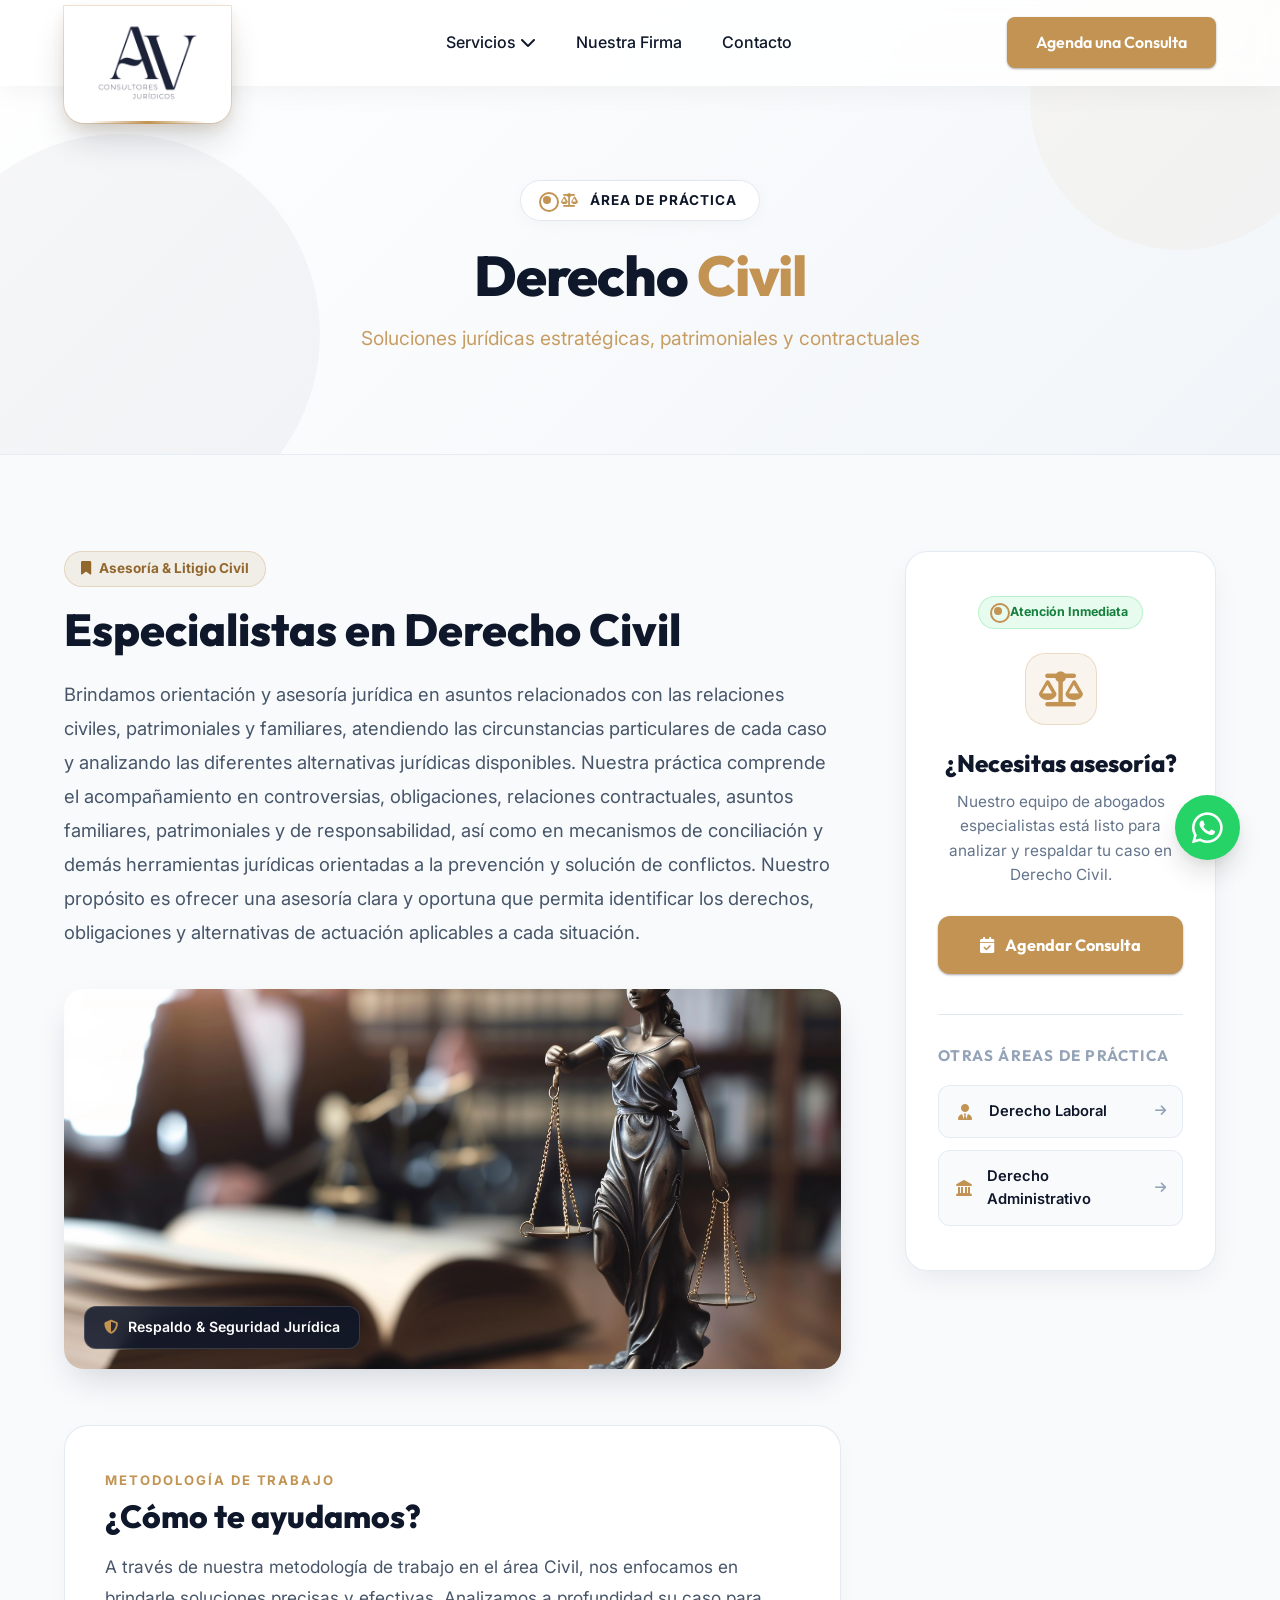
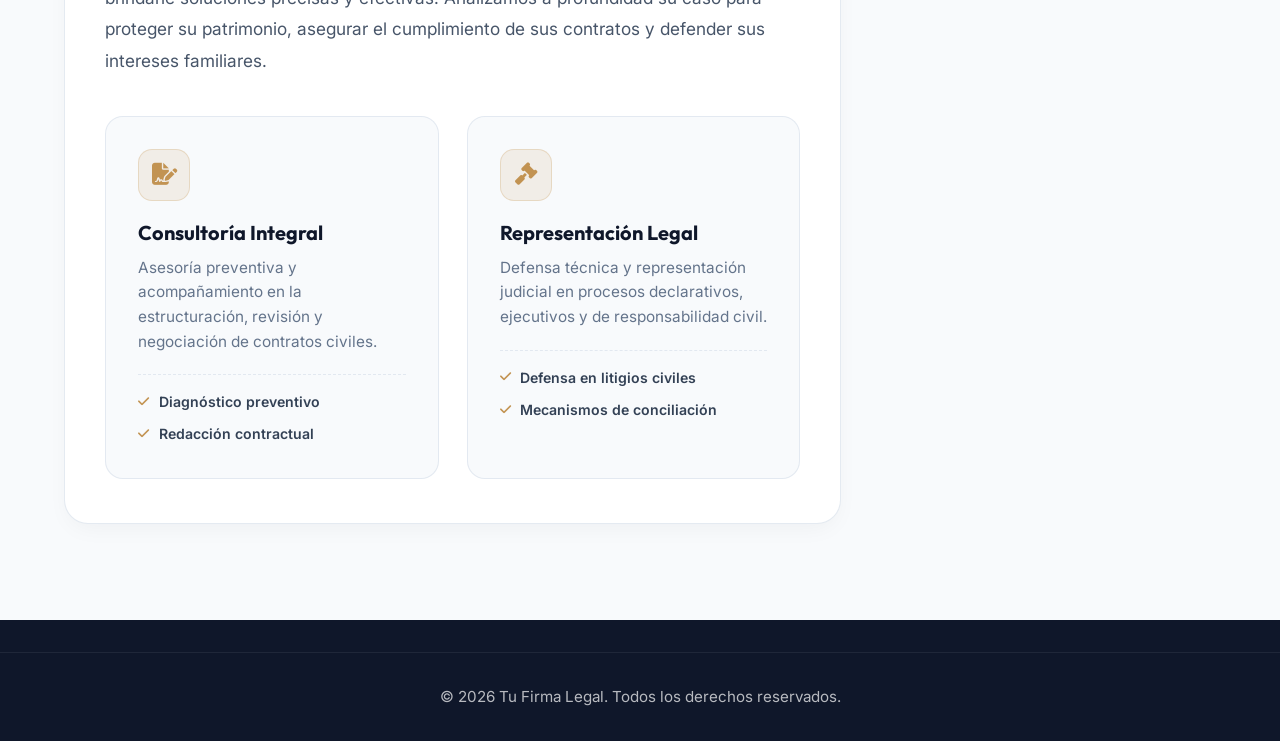
<file: servicios/derecho-civil/index.html>
<!DOCTYPE html>
<html lang="es">
<head>
    <meta charset="UTF-8">
    <meta name="viewport" content="width=device-width, initial-scale=1.0">
    <title>Derecho Civil | Tu Firma Legal</title>
    <link href="https://fonts.googleapis.com/css2?family=Outfit:wght@300;400;600;800&family=Inter:wght@400;500;600&display=swap" rel="stylesheet">
    <link rel="stylesheet" href="https://cdnjs.cloudflare.com/ajax/libs/font-awesome/6.4.0/css/all.min.css">
    <link rel="stylesheet" href="../../styles.css">
    <style>
        .inner-hero {
            background: linear-gradient(135deg, #ffffff 0%, #f1f5f9 100%);
            padding: 180px 0 100px;
            color: var(--color-primary);
            text-align: center;
            border-bottom: 1px solid rgba(226, 232, 240, 0.8);
            position: relative;
            overflow: hidden;
        }
        .inner-hero::before {
            content: '';
            position: absolute;
            top: -50px;
            right: -50px;
            width: 300px;
            height: 300px;
            background: rgba(194, 147, 82, 0.05);
            border-radius: 50%;
            z-index: 0;
        }
        .inner-hero::after {
            content: '';
            position: absolute;
            bottom: -80px;
            left: -80px;
            width: 400px;
            height: 400px;
            background: rgba(15, 23, 42, 0.03);
            border-radius: 50%;
            z-index: 0;
        }
        .inner-hero .container {
            position: relative;
            z-index: 1;
            display: flex;
            flex-direction: column;
            align-items: center;
            max-width: 800px;
        }
        .hero-title { font-size: clamp(3rem, 5vw, 4.5rem); margin-bottom: 1.25rem; font-weight: 800; color: var(--color-primary); letter-spacing: -0.02em; line-height: 1.1; }
        .hero-subtitle { font-size: 1.25rem; color: #475569; line-height: 1.6; margin-bottom: 0; }
        
        /* Layout specific styles */
        .content-section { padding: var(--section-padding); }
        .grid-2-cols { display: grid; grid-template-columns: 1fr 1fr; gap: 4rem; align-items: center; }
        .grid-3-cols { display: grid; grid-template-columns: repeat(auto-fit, minmax(300px, 1fr)); gap: 2.5rem; }
        .grid-layout { display: grid; grid-template-columns: 2.5fr 1fr; gap: 4rem; }
        
        /* Cards & Features */
        .feature-card { background: var(--color-bg-white); padding: 2.5rem; border-radius: var(--radius-lg); box-shadow: var(--shadow-sm); border-top: 4px solid var(--color-accent); transition: var(--transition); height: 100%;}
        .feature-card:hover { transform: translateY(-5px); box-shadow: var(--shadow-lg); }
        .feature-icon { font-size: 2.5rem; color: var(--color-accent); margin-bottom: 1.5rem; }
        
        /* Blog Cards */
        .blog-card { background: var(--color-bg-white); border-radius: var(--radius-lg); overflow: hidden; box-shadow: var(--shadow-md); height: 100%;}
        .blog-img { width: 100%; height: 250px; object-fit: cover; }
        .blog-content { padding: 2rem; }
        .blog-date { color: var(--color-accent); font-size: 0.9rem; font-weight: 600; margin-bottom: 0.5rem; display: block; }
        
        /* Forms */
        .contact-form { display: flex; flex-direction: column; gap: 1.5rem; background: var(--color-bg-white); padding: 3rem; border-radius: var(--radius-lg); box-shadow: var(--shadow-md); }
        .form-group input, .form-group textarea { width: 100%; padding: 1rem; border: 1px solid #e2e8f0; border-radius: var(--radius-md); font-family: var(--font-body); }
        
        /* Service Detail Modern Layout */
        .service-detail-header { margin-bottom: 2rem; }
        .service-category-tag {
            display: inline-flex;
            align-items: center;
            gap: 0.5rem;
            padding: 0.4rem 1rem;
            border-radius: 50px;
            background: rgba(194, 147, 82, 0.12);
            color: #92672e;
            font-size: 0.85rem;
            font-weight: 700;
            margin-bottom: 1rem;
            border: 1px solid rgba(194, 147, 82, 0.28);
        }
        .service-detail-title {
            font-size: clamp(2.2rem, 3.5vw, 2.9rem);
            color: var(--color-primary);
            font-weight: 800;
            line-height: 1.2;
            margin-bottom: 1.25rem;
        }
        .service-lead-paragraph {
            font-size: 1.15rem;
            line-height: 1.85;
            color: #475569;
        }
        
        .service-featured-image-wrapper {
            position: relative;
            border-radius: 20px;
            overflow: hidden;
            box-shadow: 0 16px 36px -10px rgba(15, 23, 42, 0.18);
            margin: 2.5rem 0 3.5rem;
        }
        .service-featured-img {
            width: 100%;
            height: 380px;
            object-fit: cover;
            display: block;
            transition: transform 0.5s ease;
        }
        .service-featured-image-wrapper:hover .service-featured-img {
            transform: scale(1.025);
        }
        .image-caption-badge {
            position: absolute;
            bottom: 1.25rem;
            left: 1.25rem;
            background: rgba(15, 23, 42, 0.85);
            backdrop-filter: blur(8px);
            padding: 0.6rem 1.2rem;
            border-radius: 12px;
            color: #ffffff;
            font-size: 0.88rem;
            font-weight: 600;
            display: inline-flex;
            align-items: center;
            gap: 0.6rem;
            border: 1px solid rgba(255, 255, 255, 0.15);
        }
        .image-caption-badge i { color: var(--color-accent); }

        .service-help-block {
            background: #ffffff;
            border-radius: 24px;
            padding: 2.75rem 2.5rem;
            border: 1px solid rgba(226, 232, 240, 0.9);
            box-shadow: 0 8px 24px -6px rgba(15, 23, 42, 0.05);
        }
        .sub-label {
            font-size: 0.82rem;
            text-transform: uppercase;
            letter-spacing: 0.15em;
            color: var(--color-accent);
            font-weight: 700;
            display: block;
            margin-bottom: 0.35rem;
        }
        .service-section-title {
            font-size: 2rem;
            color: var(--color-primary);
            font-weight: 800;
            margin-bottom: 1rem;
        }
        .service-body-text {
            font-size: 1.08rem;
            line-height: 1.8;
            color: #475569;
            margin-bottom: 2.5rem;
        }

        .service-pillars-grid {
            display: grid;
            grid-template-columns: 1fr 1fr;
            gap: 1.75rem;
        }
        .service-pillar-card {
            background: #f8fafc;
            border: 1px solid rgba(226, 232, 240, 0.9);
            border-radius: 18px;
            padding: 2rem;
            transition: all 0.35s ease;
            position: relative;
            overflow: hidden;
        }
        .service-pillar-card::before {
            content: '';
            position: absolute;
            top: 0;
            left: 0;
            width: 4px;
            height: 100%;
            background: var(--color-accent);
            opacity: 0;
            transition: var(--transition);
        }
        .service-pillar-card:hover {
            transform: translateY(-5px);
            background: #ffffff;
            border-color: rgba(194, 147, 82, 0.4);
            box-shadow: 0 16px 30px -6px rgba(15, 23, 42, 0.1);
        }
        .service-pillar-card:hover::before { opacity: 1; }
        .pillar-card-icon {
            width: 52px;
            height: 52px;
            border-radius: 14px;
            background: rgba(194, 147, 82, 0.12);
            color: var(--color-accent);
            display: flex;
            align-items: center;
            justify-content: center;
            font-size: 1.4rem;
            margin-bottom: 1.3rem;
            border: 1px solid rgba(194, 147, 82, 0.25);
        }
        .service-pillar-card h4 {
            font-size: 1.25rem;
            color: var(--color-primary);
            font-weight: 700;
            margin-bottom: 0.65rem;
        }
        .service-pillar-card p {
            font-size: 0.96rem;
            color: #64748b;
            line-height: 1.6;
            margin-bottom: 1.25rem;
        }
        .pillar-features {
            list-style: none;
            display: flex;
            flex-direction: column;
            gap: 0.6rem;
            padding-top: 1rem;
            border-top: 1px dashed #e2e8f0;
        }
        .pillar-features li {
            font-size: 0.88rem;
            color: #334155;
            font-weight: 600;
            display: flex;
            align-items: center;
            gap: 0.6rem;
        }
        .pillar-features li i {
            color: var(--color-accent);
            font-size: 0.8rem;
        }

        /* Sidebar Styling */
        .service-sidebar {
            background: #ffffff;
            border-radius: 22px;
            border: 1px solid rgba(226, 232, 240, 0.9);
            box-shadow: 0 12px 30px -6px rgba(15, 23, 42, 0.08);
            padding: 2.75rem 2rem;
            position: sticky;
            top: 120px;
        }
        .sidebar-badge {
            display: inline-flex;
            align-items: center;
            gap: 0.5rem;
            padding: 0.35rem 0.9rem;
            border-radius: 50px;
            background: rgba(37, 211, 102, 0.1);
            color: #15803d;
            font-size: 0.78rem;
            font-weight: 700;
            margin-bottom: 1.5rem;
            border: 1px solid rgba(37, 211, 102, 0.25);
        }
        .sidebar-icon-wrap {
            width: 72px;
            height: 72px;
            margin: 0 auto 1.5rem;
            border-radius: 20px;
            background: rgba(194, 147, 82, 0.1);
            display: flex;
            align-items: center;
            justify-content: center;
            border: 1px solid rgba(194, 147, 82, 0.25);
        }
        .sidebar-icon-wrap .sidebar-icon {
            font-size: 2.2rem;
            color: var(--color-accent);
            margin-bottom: 0;
        }
        .sidebar-title {
            font-size: 1.5rem;
            color: var(--color-primary);
            font-weight: 800;
            margin-bottom: 0.75rem;
        }
        .sidebar-text {
            font-size: 0.96rem;
            color: #64748b;
            line-height: 1.6;
            margin-bottom: 1.75rem;
        }
        .sidebar-btn {
            width: 100%;
            display: flex;
            align-items: center;
            justify-content: center;
            gap: 0.65rem;
            padding: 1rem 1.5rem;
            font-size: 1.02rem;
            font-weight: 700;
            border-radius: 12px;
        }
        .sidebar-other-services {
            margin-top: 2.5rem;
            padding-top: 2rem;
            border-top: 1px solid #e2e8f0;
            text-align: left;
        }
        .sidebar-other-services h4 {
            font-size: 0.95rem;
            text-transform: uppercase;
            letter-spacing: 0.08em;
            color: #94a3b8;
            font-weight: 700;
            margin-bottom: 1.25rem;
        }
        .other-services-list {
            list-style: none;
            display: flex;
            flex-direction: column;
            gap: 0.75rem;
        }
        .other-services-list li a {
            display: flex;
            align-items: center;
            gap: 0.85rem;
            padding: 0.85rem 1rem;
            border-radius: 12px;
            background: #f8fafc;
            border: 1px solid rgba(226, 232, 240, 0.8);
            color: var(--color-primary);
            font-weight: 600;
            font-size: 0.92rem;
            transition: all 0.25s ease;
        }
        .other-services-list li a i:first-child {
            color: var(--color-accent);
            font-size: 1rem;
            width: 20px;
            text-align: center;
        }
        .other-services-list li a .list-arrow {
            margin-left: auto;
            color: #94a3b8;
            font-size: 0.8rem;
            transition: transform 0.25s ease;
        }
        .other-services-list li a:hover {
            background: #ffffff;
            border-color: rgba(194, 147, 82, 0.4);
            transform: translateX(4px);
            box-shadow: 0 4px 12px rgba(15, 23, 42, 0.06);
            color: var(--color-accent);
        }
        .other-services-list li a:hover .list-arrow {
            transform: translateX(3px);
            color: var(--color-accent);
        }

        @media (max-width: 992px) {
            .grid-layout { grid-template-columns: 1fr; gap: 3rem; }
            .service-sidebar { position: static; }
            .service-pillars-grid { grid-template-columns: 1fr; }
            .service-featured-img { height: 280px; }
        }
    </style>
</head>
<body>    <header id="main-header" class="glass-header">
        <div class="container header-container">
            <a href="../../index.html" class="logo">
                <img src="../../img/logo-abogados.png" alt="AV Consultores Jurídicos" class="logo-img">
            </a>
            <nav class="main-nav">
                <ul class="nav-list">
                    <li class="nav-item has-dropdown">
                        <a href="../../servicios/index.html">Servicios <i class="fas fa-chevron-down"></i></a>
                        <ul class="dropdown">
                            <li><a href="../../servicios/derecho-civil/index.html">Derecho Civil</a></li>
                            <li><a href="../../servicios/derecho-laboral/index.html">Derecho Laboral</a></li>
                            <li><a href="../../servicios/derecho-administrativo/index.html">Derecho Administrativo</a></li>
                        </ul>
                    </li>
                    <li class="nav-item"><a href="../../nuestra-firma/index.html">Nuestra Firma</a></li>
                    <li class="nav-item"><a href="../../contacto/index.html">Contacto</a></li>
                </ul>
            </nav>
            <div class="header-actions">
                <a href="../../contacto/index.html" class="btn btn-primary cta-agenda">Agenda una Consulta</a>
            </div>
            <button class="mobile-menu-btn" aria-label="Abrir menÃº"><i class="fas fa-bars"></i></button>
        </div>
    </header>    <section class="inner-hero">
        <div class="container">
            <div class="rules-badge" style="margin: 0 auto 1.5rem; display: inline-flex; background: white; border: 1px solid #e2e8f0; color: var(--color-primary); box-shadow: 0 4px 15px rgba(0,0,0,0.03);">
                <span class="pulse-dot"></span>
                <i class="fas fa-scale-balanced" style="color: var(--color-accent);"></i>
                <span style="font-weight: 700; text-transform: uppercase; letter-spacing: 1px; font-size: 0.85rem;">Área de Práctica</span>
            </div>
            <h1 class="hero-title">Derecho <span class="title-accent" style="color: var(--color-accent);">Civil</span></h1>
            <p class="hero-subtitle">Soluciones jurídicas estratégicas, patrimoniales y contractuales</p>
        </div>
    </section>

    <section class="content-section">
        <div class="container grid-layout">
            <!-- Contenido Principal -->
            <article class="main-text">
                <header class="service-detail-header">
                    <span class="service-category-tag">
                        <i class="fas fa-bookmark"></i> Asesoría & Litigio Civil
                    </span>
                    <h2 class="service-detail-title">Especialistas en Derecho Civil</h2>
                    <p class="service-lead-paragraph">
                        Brindamos orientación y asesoría jurídica en asuntos relacionados con las relaciones civiles, patrimoniales y familiares, atendiendo las circunstancias particulares de cada caso y analizando las diferentes alternativas jurídicas disponibles. Nuestra práctica comprende el acompañamiento en controversias, obligaciones, relaciones contractuales, asuntos familiares, patrimoniales y de responsabilidad, así como en mecanismos de conciliación y demás herramientas jurídicas orientadas a la prevención y solución de conflictos. Nuestro propósito es ofrecer una asesoría clara y oportuna que permita identificar los derechos, obligaciones y alternativas de actuación aplicables a cada situación.
                    </p>
                </header>

                <div class="service-featured-image-wrapper">
                    <img src="../../img/front-view-blurry-lawyer-working.jpg" class="service-featured-img" alt="Especialistas en Derecho Civil">
                    <div class="image-caption-badge">
                        <i class="fas fa-shield-halved"></i>
                        <span>Respaldo & Seguridad Jurídica</span>
                    </div>
                </div>
                
                <section class="service-help-block">
                    <div class="section-title-wrap">
                        <span class="sub-label">Metodología de Trabajo</span>
                        <h3 class="service-section-title">¿Cómo te ayudamos?</h3>
                    </div>
                    
                    <p class="service-body-text">
                        A través de nuestra metodología de trabajo en el área Civil, nos enfocamos en brindarle soluciones precisas y efectivas. Analizamos a profundidad su caso para proteger su patrimonio, asegurar el cumplimiento de sus contratos y defender sus intereses familiares.
                    </p>
                    
                    <!-- Tarjetas Diagramadas con Estilo Moderno -->
                    <div class="service-pillars-grid">
                        <div class="service-pillar-card">
                            <div class="pillar-card-icon">
                                <i class="fas fa-file-signature"></i>
                            </div>
                            <div class="pillar-card-body">
                                <h4>Consultoría Integral</h4>
                                <p>Asesoría preventiva y acompañamiento en la estructuración, revisión y negociación de contratos civiles.</p>
                                <ul class="pillar-features">
                                    <li><i class="fas fa-check"></i> Diagnóstico preventivo</li>
                                    <li><i class="fas fa-check"></i> Redacción contractual</li>
                                </ul>
                            </div>
                        </div>

                        <div class="service-pillar-card">
                            <div class="pillar-card-icon">
                                <i class="fas fa-gavel"></i>
                            </div>
                            <div class="pillar-card-body">
                                <h4>Representación Legal</h4>
                                <p>Defensa técnica y representación judicial en procesos declarativos, ejecutivos y de responsabilidad civil.</p>
                                <ul class="pillar-features">
                                    <li><i class="fas fa-check"></i> Defensa en litigios civiles</li>
                                    <li><i class="fas fa-check"></i> Mecanismos de conciliación</li>
                                </ul>
                            </div>
                        </div>
                    </div>
                </section>
            </article>
            
            <!-- Barra Lateral / Sidebar de Asesoría -->
            <aside class="sidebar service-sidebar">
                <div class="sidebar-badge">
                    <span class="pulse-dot"></span>
                    <span>Atención Inmediata</span>
                </div>
                <div class="sidebar-icon-wrap">
                    <i class="fas fa-scale-balanced sidebar-icon"></i>
                </div>
                <h3 class="sidebar-title">¿Necesitas asesoría?</h3>
                <p class="sidebar-text">Nuestro equipo de abogados especialistas está listo para analizar y respaldar tu caso en Derecho Civil.</p>
                
                <a href="../../contacto/index.html" class="btn btn-primary sidebar-btn">
                    <i class="fas fa-calendar-check"></i>
                    <span>Agendar Consulta</span>
                </a>
                
                <div class="sidebar-other-services">
                    <h4>Otras Áreas de Práctica</h4>
                    <ul class="other-services-list">
                        <li>
                            <a href="../../servicios/derecho-laboral/index.html">
                                <i class="fas fa-user-tie"></i>
                                <span>Derecho Laboral</span>
                                <i class="fas fa-arrow-right list-arrow"></i>
                            </a>
                        </li>
                        <li>
                            <a href="../../servicios/derecho-administrativo/index.html">
                                <i class="fas fa-landmark"></i>
                                <span>Derecho Administrativo</span>
                                <i class="fas fa-arrow-right list-arrow"></i>
                            </a>
                        </li>
                    </ul>
                </div>
            </aside>
        </div>
    </section>    <!-- FOOTER -->
    <footer class="main-footer dark-bg" style="padding: 2rem 0 0;">
        <div class="footer-bottom">
            <div class="container">
                <p>&copy; 2026 Tu Firma Legal. Todos los derechos reservados.</p>
            
            </div>
        </div>
    </footer>
    
    <!-- WIDGETS -->
    <a href="https://wa.me/570000000000" class="whatsapp-float" target="_blank" rel="noopener">
        <i class="fab fa-whatsapp"></i>
    </a>
    <script src="../../main.js"></script>
</body>
</html>
</file>
<file: styles.css>
/* =========================================
   DESIGN SYSTEM & TOKENS
   ========================================= */
:root {
    /* Premium Color Palette */
    --color-primary: #0f172a; /* Deep Navy Blue */
    --color-primary-light: #1e293b;
    --color-accent: #c29352; /* Elegant Gold */
    --color-accent-hover: #a37a43;
    --color-text-main: #334155;
    --color-text-muted: #64748b;
    --color-bg-light: #f8fafc;
    --color-bg-white: #ffffff;
    --color-whatsapp: #25d366;
    
    /* Modern Typography */
    --font-heading: 'Outfit', sans-serif;
    --font-body: 'Inter', sans-serif;
    
    /* Layout */
    --container-width: 1200px;
    --section-padding: 6rem 0;
    
    /* Shadow & Effects */
    --shadow-sm: 0 1px 3px rgba(0,0,0,0.12), 0 1px 2px rgba(0,0,0,0.24);
    --shadow-md: 0 10px 20px rgba(0,0,0,0.05), 0 6px 6px rgba(0,0,0,0.07);
    --shadow-lg: 0 15px 25px rgba(0,0,0,0.1), 0 5px 10px rgba(0,0,0,0.05);
    --radius-md: 8px;
    --radius-lg: 16px;
    --transition: all 0.3s cubic-bezier(0.25, 0.8, 0.25, 1);
}

/* =========================================
   RESET & BASE STYLES
   ========================================= */
* {
    margin: 0;
    padding: 0;
    box-sizing: border-box;
}

html {
    scroll-behavior: smooth;
}

body {
    font-family: var(--font-body);
    color: var(--color-text-main);
    background-color: var(--color-bg-light);
    line-height: 1.6;
    overflow-x: hidden;
}

h1, h2, h3, h4, h5, h6 {
    font-family: var(--font-heading);
    color: var(--color-primary);
    line-height: 1.2;
}

a {
    text-decoration: none;
    color: inherit;
    transition: var(--transition);
}

a:focus-visible,
button:focus-visible,
input:focus-visible,
textarea:focus-visible {
    outline: 2px solid var(--color-accent);
    outline-offset: 3px;
}

.skip-link {
    position: absolute;
    top: 0;
    left: 1rem;
    z-index: 2000;
    background: var(--color-accent);
    color: #fff;
    padding: 0.75rem 1.25rem;
    border-radius: 0 0 var(--radius-md) var(--radius-md);
    transform: translateY(-120%);
    font-weight: 600;
}

.skip-link:focus {
    transform: translateY(0);
}

ul {
    list-style: none;
}

.container {
    max-width: var(--container-width);
    margin: 0 auto;
    padding: 0 1.5rem;
}

.section-padding {
    padding: var(--section-padding);
}

.text-center {
    text-align: center;
}

.text-accent {
    color: var(--color-accent) !important;
}

/* =========================================
   BUTTONS
   ========================================= */
.skip-link {
    position: absolute;
    left: 1rem;
    top: -100px;
    z-index: 2000;
    background: var(--color-accent);
    color: var(--color-bg-white);
    padding: 0.75rem 1.25rem;
    border-radius: var(--radius-md);
    font-weight: 600;
}

.skip-link:focus {
    top: 1rem;
}

:focus-visible {
    outline: 2px solid var(--color-accent);
    outline-offset: 3px;
}

.btn {
    display: inline-flex;
    align-items: center;
    justify-content: center;
    padding: 0.8rem 1.8rem;
    border-radius: var(--radius-md);
    font-weight: 600;
    font-family: var(--font-heading);
    cursor: pointer;
    transition: var(--transition);
    border: none;
    text-align: center;
}

.btn:disabled {
    opacity: 0.7;
    cursor: not-allowed;
    transform: none;
    box-shadow: none;
}

.btn-primary {
    background-color: var(--color-accent);
    color: var(--color-bg-white);
    box-shadow: var(--shadow-sm);
}

.btn-primary:hover {
    background-color: var(--color-accent-hover);
    transform: translateY(-2px);
    box-shadow: var(--shadow-md);
}

.btn-secondary {
    background-color: transparent;
    color: var(--color-bg-white);
    border: 2px solid var(--color-bg-white);
}

.btn-secondary:hover {
    background-color: var(--color-bg-white);
    color: var(--color-primary);
}

.btn-lg {
    padding: 1.2rem 2.5rem;
    font-size: 1.1rem;
}

/* =========================================
   HEADER & NAVIGATION
   ========================================= */
.glass-header {
    position: fixed;
    top: 0;
    left: 0;
    width: 100%;
    z-index: 1000;
    background: rgba(255, 255, 255, 0.85);
    backdrop-filter: blur(12px);
    -webkit-backdrop-filter: blur(12px);
    border-bottom: 1px solid rgba(255, 255, 255, 0.2);
    box-shadow: 0 4px 30px rgba(0, 0, 0, 0.05);
    transition: var(--transition);
}

.header-container {
    display: flex;
    justify-content: space-between;
    align-items: center;
    height: 85px;
}

.logo {
    display: flex;
    align-items: center;
    flex-shrink: 0;
    position: relative;
    z-index: 1002;
}

/* Insignia / Badge flotante sobrepuesta en el menú */
.header-container .logo {
    padding: 0.85rem 1.6rem 1.15rem;
    background: #ffffff;
    border-radius: 0 0 20px 20px;
    box-shadow: 0 18px 36px -6px rgba(15, 23, 42, 0.20), 
                0 6px 14px -2px rgba(194, 147, 82, 0.22),
                0 0 0 1px rgba(194, 147, 82, 0.25);
    transform: translateY(22px);
    transition: all 0.35s cubic-bezier(0.16, 1, 0.3, 1);
}

.header-container .logo::after {
    content: '';
    position: absolute;
    bottom: -1px;
    left: 15%;
    right: 15%;
    height: 3.5px;
    background: linear-gradient(90deg, transparent, var(--color-accent), transparent);
    border-radius: 3px;
}

.header-container .logo:hover {
    transform: translateY(26px);
    box-shadow: 0 22px 42px -6px rgba(15, 23, 42, 0.25), 
                0 8px 18px -2px rgba(194, 147, 82, 0.32),
                0 0 0 1px rgba(194, 147, 82, 0.48);
}

.header-container .logo .logo-img {
    height: 85px;
    max-width: 280px;
    transition: transform 0.3s ease;
}

.header-container .logo:hover .logo-img {
    transform: scale(1.025);
}

/* Al hacer scroll el menú se compacta manteniendo presencia */
.glass-header.scrolled .header-container .logo {
    transform: translateY(14px);
    padding: 0.6rem 1.3rem 0.85rem;
}

.glass-header.scrolled .header-container .logo .logo-img {
    height: 65px;
}

.logo-img {
    display: block;
    height: 52px;
    width: auto;
    max-width: 200px;
    object-fit: contain;
}

.footer-logo {
    background: transparent !important;
    box-shadow: none !important;
    transform: none !important;
    padding: 0 !important;
}

.footer-logo .logo-img {
    filter: brightness(0) invert(1);
    opacity: 0.92;
    height: 60px;
}

/* Placeholder shown when no logo image is set */
.logo-placeholder {
    display: flex;
    align-items: center;
    justify-content: center;
    height: 52px;
    width: 180px;
    border: 2px dashed rgba(194, 147, 82, 0.5);
    border-radius: var(--radius-md);
    background: rgba(194, 147, 82, 0.05);
    color: var(--color-accent);
    font-family: var(--font-heading);
    font-size: 0.75rem;
    font-weight: 600;
    letter-spacing: 2px;
    text-transform: uppercase;
    gap: 0.4rem;
}

.logo-mark {
    display: flex;
    flex-direction: column;
    gap: 0.2rem;
    line-height: 1;
}

.logo-mark-name {
    font-family: var(--font-heading);
    font-weight: 800;
    font-size: 1.15rem;
    letter-spacing: 0.06em;
    color: var(--color-primary);
}

.logo-mark-tag {
    font-size: 0.62rem;
    letter-spacing: 0.28em;
    color: var(--color-accent);
    font-weight: 600;
}

.footer-logo .logo-mark-name {
    color: var(--color-bg-white);
}

.glass-header.scrolled {
    background: rgba(255, 255, 255, 0.96);
    box-shadow: 0 10px 30px rgba(0,0,0,0.08);
}

.glass-header.scrolled .header-container {
    height: 72px;
}

.nav-list {
    display: flex;
    gap: 2.5rem;
}

.nav-item > a {
    font-weight: 500;
    color: var(--color-primary);
    font-size: 1rem;
    padding: 0.5rem 0;
    position: relative;
}

.nav-item > a::after {
    content: '';
    position: absolute;
    bottom: -2px;
    left: 0;
    width: 0;
    height: 2px;
    background-color: var(--color-accent);
    transition: var(--transition);
}

.nav-item > a:hover::after,
.nav-item.is-current > a::after {
    width: 100%;
}

.nav-item.is-current > a {
    color: var(--color-accent);
}

/* Dropdown Submenu */
.has-dropdown {
    position: relative;
}

.dropdown {
    position: absolute;
    top: calc(100% + 15px);
    left: -20px;
    background: var(--color-bg-white);
    min-width: 250px;
    box-shadow: var(--shadow-lg);
    border-radius: var(--radius-md);
    opacity: 0;
    visibility: hidden;
    transform: translateY(15px);
    transition: var(--transition);
    padding: 1rem 0;
    border: 1px solid rgba(0,0,0,0.05);
}

.has-dropdown:hover .dropdown {
    opacity: 1;
    visibility: visible;
    transform: translateY(0);
}

.dropdown li a {
    display: block;
    padding: 0.7rem 1.5rem;
    color: var(--color-text-main);
    font-size: 0.95rem;
    transition: 0.2s ease;
}

.dropdown li a:hover {
    background-color: var(--color-bg-light);
    color: var(--color-accent);
    padding-left: 2rem;
}

.mobile-menu-btn {
    display: none;
    background: none;
    border: none;
    font-size: 1.8rem;
    color: var(--color-primary);
    cursor: pointer;
}

/* =========================================
   HERO SECTION
   ========================================= */
.hero-section {
    position: relative;
    height: 100vh;
    min-height: 700px;
    display: flex;
    align-items: center;
    background: url('img/bogota_street_hero.jpg') center/cover no-repeat;
}

.hero-overlay {
    position: absolute;
    inset: 0;
    background: linear-gradient(100deg, rgba(15, 23, 42, 0.95) 0%, rgba(15, 23, 42, 0.8) 50%, rgba(15, 23, 42, 0.4) 100%);
}

.hero-content {
    position: relative;
    z-index: 10;
    width: 100%;
}

.hero-text-box {
    max-width: 700px;
    color: var(--color-bg-white);
    animation: fadeInUp 1.2s cubic-bezier(0.2, 0.8, 0.2, 1);
}

.badge {
    display: inline-block;
    background: rgba(194, 147, 82, 0.15);
    color: var(--color-accent);
    padding: 0.6rem 1.2rem;
    border-radius: 50px;
    font-size: 0.9rem;
    font-weight: 600;
    margin-bottom: 2rem;
    border: 1px solid rgba(194, 147, 82, 0.3);
    backdrop-filter: blur(8px);
    text-transform: uppercase;
    letter-spacing: 1px;
}

.hero-title {
    font-size: clamp(2.4rem, 5vw, 4rem);
    color: var(--color-bg-white);
    margin-bottom: 1.5rem;
    line-height: 1.15;
}

.hero-subtitle {
    font-size: 1.2rem;
    margin-bottom: 3rem;
    opacity: 0.9;
    max-width: 600px;
    line-height: 1.8;
}

.hero-buttons {
    display: flex;
    gap: 1.5rem;
}

/* =========================================
   RULES SECTION - BENTO MODULAR DESIGN
   ========================================= */
.rules-section {
    background: radial-gradient(ellipse at 50% -10%, rgba(194, 147, 82, 0.07) 0%, rgba(248, 250, 252, 0.4) 60%, var(--color-bg-white) 100%);
    border-bottom: 1px solid rgba(0, 0, 0, 0.05);
    position: relative;
    overflow: hidden;
}

.rules-section::before {
    content: '';
    position: absolute;
    width: 600px;
    height: 600px;
    top: 10%;
    right: -200px;
    background: radial-gradient(circle, rgba(194, 147, 82, 0.04) 0%, transparent 70%);
    border-radius: 50%;
    pointer-events: none;
}

/* Luxury Header for Rules */
.rules-header {
    text-align: center;
    max-width: 820px;
    margin: 0 auto 3.5rem;
    position: relative;
}

.rules-header-glow {
    position: absolute;
    top: 40%;
    left: 50%;
    transform: translate(-50%, -50%);
    width: 380px;
    height: 180px;
    background: radial-gradient(ellipse, rgba(194, 147, 82, 0.16) 0%, transparent 70%);
    filter: blur(40px);
    pointer-events: none;
    z-index: 0;
}

.rules-badge {
    display: inline-flex;
    align-items: center;
    gap: 0.65rem;
    padding: 0.55rem 1.35rem;
    border-radius: 50px;
    background: rgba(255, 255, 255, 0.9);
    border: 1px solid rgba(194, 147, 82, 0.35);
    box-shadow: 0 4px 15px rgba(194, 147, 82, 0.12), inset 0 1px 0 rgba(255, 255, 255, 0.9);
    backdrop-filter: blur(10px);
    -webkit-backdrop-filter: blur(10px);
    font-size: 0.85rem;
    font-weight: 700;
    text-transform: uppercase;
    letter-spacing: 1.5px;
    color: var(--color-accent);
    margin-bottom: 1.4rem;
    position: relative;
    z-index: 1;
    transition: var(--transition);
}

.rules-badge:hover {
    transform: translateY(-2px);
    border-color: var(--color-accent);
    box-shadow: 0 6px 22px rgba(194, 147, 82, 0.22);
}

.pulse-dot {
    width: 8px;
    height: 8px;
    background-color: var(--color-accent);
    border-radius: 50%;
    position: relative;
    display: block;
    align-self: center;
    transform: translateY(-1px);
}

.pulse-dot::after {
    content: '';
    position: absolute;
    top: -4px;
    left: -4px;
    width: 16px;
    height: 16px;
    border-radius: 50%;
    border: 2px solid var(--color-accent);
    animation: radarPulse 2s infinite ease-out;
}

@keyframes radarPulse {
    0% { transform: scale(0.5); opacity: 1; }
    100% { transform: scale(1.8); opacity: 0; }
}

.rules-title {
    font-family: var(--font-heading);
    font-size: clamp(2.4rem, 4.5vw, 3.4rem);
    font-weight: 800;
    color: var(--color-primary);
    line-height: 1.15;
    letter-spacing: -0.5px;
    margin-bottom: 1.25rem;
    position: relative;
    z-index: 1;
}

.rules-title .title-accent {
    background: linear-gradient(135deg, #c29352 0%, #e0bc87 50%, #9e7436 100%);
    -webkit-background-clip: text;
    -webkit-text-fill-color: transparent;
    position: relative;
    display: inline-block;
}

.rules-divider {
    display: flex;
    align-items: center;
    justify-content: center;
    gap: 1.25rem;
    margin: 1.2rem auto 1.8rem;
    max-width: 280px;
    position: relative;
    z-index: 1;
}

.rules-divider-line {
    flex: 1;
    height: 1.5px;
    background: linear-gradient(90deg, transparent, rgba(194, 147, 82, 0.6));
}

.rules-divider-line:last-child {
    background: linear-gradient(90deg, rgba(194, 147, 82, 0.6), transparent);
}

.rules-divider-icon {
    width: 32px;
    height: 32px;
    border-radius: 50%;
    background: rgba(194, 147, 82, 0.12);
    border: 1px solid rgba(194, 147, 82, 0.35);
    display: flex;
    align-items: center;
    justify-content: center;
    color: var(--color-accent);
    font-size: 0.85rem;
    transform: rotate(45deg);
    transition: var(--transition);
}

.rules-divider-icon i {
    transform: rotate(-45deg);
}

.rules-divider:hover .rules-divider-icon {
    transform: rotate(225deg);
    background: var(--color-accent);
    color: #fff;
}

.rules-intro-card {
    position: relative;
    z-index: 1;
}

.rules-intro {
    font-size: 1.15rem;
    color: var(--color-text-main);
    line-height: 1.75;
    max-width: 680px;
    margin: 0 auto 1.6rem;
    font-weight: 450;
}

.rules-trust-pills {
    display: flex;
    flex-wrap: wrap;
    align-items: center;
    justify-content: center;
    gap: 0.75rem;
}

.rules-trust-pill {
    display: inline-flex;
    align-items: center;
    gap: 0.5rem;
    padding: 0.45rem 1.1rem;
    background: rgba(255, 255, 255, 0.9);
    border: 1px solid rgba(15, 23, 42, 0.08);
    border-radius: 50px;
    font-size: 0.82rem;
    font-weight: 600;
    color: var(--color-text-muted);
    box-shadow: 0 2px 8px rgba(0, 0, 0, 0.02);
    transition: var(--transition);
}

.rules-trust-pill i {
    color: var(--color-accent);
    font-size: 0.9rem;
}

.rules-trust-pill:hover {
    border-color: rgba(194, 147, 82, 0.45);
    color: var(--color-primary);
    transform: translateY(-2px);
    box-shadow: 0 4px 12px rgba(194, 147, 82, 0.15);
}

.badge-light {
    background: rgba(194, 147, 82, 0.12);
    color: var(--color-accent);
    border: 1px solid rgba(194, 147, 82, 0.25);
    display: inline-flex;
    align-items: center;
    gap: 0.5rem;
}

.rules-bento {
    display: grid;
    grid-template-columns: repeat(3, 1fr);
    gap: 1.75rem;
    margin-top: 2rem;
}

.rule-card {
    background: var(--color-bg-white);
    border-radius: 22px;
    padding: 2.2rem 2rem;
    position: relative;
    border: 1px solid rgba(15, 23, 42, 0.07);
    box-shadow: 0 4px 20px -2px rgba(15, 23, 42, 0.03);
    transition: all 0.35s cubic-bezier(0.2, 0.8, 0.2, 1);
    display: flex;
    flex-direction: column;
    overflow: hidden;
}

.rule-card:hover {
    transform: translateY(-7px);
    box-shadow: 0 20px 40px -10px rgba(15, 23, 42, 0.08), 0 0 0 1px rgba(194, 147, 82, 0.35);
}

.bento-wide {
    grid-column: span 2;
}

.bento-featured {
    background: linear-gradient(135deg, #090e1a 0%, #0f172a 50%, #1e293b 100%);
    color: #ffffff;
    border: 1px solid rgba(194, 147, 82, 0.3);
    box-shadow: 0 15px 35px -5px rgba(15, 23, 42, 0.25);
}

.bento-featured:hover {
    transform: translateY(-7px);
    box-shadow: 0 25px 50px -10px rgba(0, 0, 0, 0.45), 0 0 0 1px rgba(194, 147, 82, 0.55);
}

.bento-featured::after {
    content: '';
    position: absolute;
    top: -60px;
    right: -60px;
    width: 200px;
    height: 200px;
    background: radial-gradient(circle, rgba(194, 147, 82, 0.2) 0%, transparent 70%);
    border-radius: 50%;
    pointer-events: none;
}

.rule-card-header {
    display: flex;
    align-items: center;
    justify-content: space-between;
    margin-bottom: 1.5rem;
}

.rule-chip {
    display: inline-flex;
    align-items: center;
    gap: 0.4rem;
    padding: 0.35rem 0.85rem;
    border-radius: 100px;
    font-size: 0.75rem;
    font-weight: 700;
    text-transform: uppercase;
    letter-spacing: 0.06em;
    background: rgba(15, 23, 42, 0.04);
    color: var(--color-text-muted);
    border: 1px solid rgba(15, 23, 42, 0.06);
}

.chip-gold {
    background: rgba(194, 147, 82, 0.18);
    color: #e2be88;
    border: 1px solid rgba(194, 147, 82, 0.35);
}

.bento-number {
    font-family: var(--font-heading);
    font-size: 3.2rem;
    font-weight: 900;
    line-height: 1;
    position: absolute;
    top: 1.2rem;
    right: 1.5rem;
    pointer-events: none;
    color: rgba(15, 23, 42, 0.04);
    transition: all 0.35s ease;
}

.rule-card:hover .bento-number {
    color: rgba(194, 147, 82, 0.2);
    transform: translateY(-2px) scale(1.05);
}

.bento-featured .bento-number {
    color: rgba(255, 255, 255, 0.05);
}

.bento-featured:hover .bento-number {
    color: rgba(194, 147, 82, 0.28);
}

.rule-icon-box {
    width: 56px;
    height: 56px;
    border-radius: 16px;
    display: inline-flex;
    align-items: center;
    justify-content: center;
    font-size: 1.4rem;
    margin-bottom: 1.25rem;
    background: rgba(194, 147, 82, 0.1);
    color: var(--color-accent);
    border: 1px solid rgba(194, 147, 82, 0.2);
    transition: var(--transition);
}

.rule-card:hover .rule-icon-box {
    background: var(--color-accent);
    color: #ffffff;
    box-shadow: 0 8px 20px rgba(194, 147, 82, 0.35);
    transform: rotate(5deg) scale(1.05);
}

.bento-featured .rule-icon-box {
    background: rgba(194, 147, 82, 0.18);
    color: #e2be88;
    border: 1px solid rgba(194, 147, 82, 0.35);
}

.bento-featured:hover .rule-icon-box {
    background: #d4af37;
    color: #0f172a;
    box-shadow: 0 8px 25px rgba(212, 175, 55, 0.4);
}

.rule-card-content {
    flex-grow: 1;
    display: flex;
    flex-direction: column;
}

.rule-card h3 {
    font-size: 1.3rem;
    margin-bottom: 0.65rem;
    color: var(--color-primary);
    font-weight: 700;
}

.bento-featured h3 {
    font-size: 1.5rem;
    color: #ffffff;
}

.rule-card p {
    color: var(--color-text-main);
    font-size: 0.98rem;
    line-height: 1.65;
    margin-bottom: 1.25rem;
}

.bento-featured p {
    color: #cbd5e1;
    font-size: 1.05rem;
    line-height: 1.7;
}

.bento-featured-highlight {
    display: flex;
    align-items: center;
    gap: 0.85rem;
    background: rgba(255, 255, 255, 0.06);
    border: 1px solid rgba(194, 147, 82, 0.28);
    padding: 0.85rem 1.25rem;
    border-radius: 12px;
    font-size: 0.9rem;
    color: #e2e8f0;
    margin-bottom: 1.25rem;
}

.bento-featured-highlight i {
    color: var(--color-accent);
    font-size: 1.15rem;
    flex-shrink: 0;
}

.rule-status-pill {
    display: inline-flex;
    align-items: center;
    gap: 0.5rem;
    font-size: 0.82rem;
    font-weight: 600;
    padding: 0.45rem 0.9rem;
    border-radius: 8px;
    margin-top: auto;
    background: rgba(15, 23, 42, 0.03);
    color: var(--color-text-muted);
    border-left: 3px solid var(--color-accent);
}

.bento-featured .rule-status-pill {
    background: rgba(255, 255, 255, 0.06);
    color: #94a3b8;
    border-left: 3px solid #e2be88;
}

/* Modular Action Card */
.rules-action-card {
    margin-top: 2.75rem;
    background: linear-gradient(135deg, rgba(255, 255, 255, 0.95) 0%, rgba(248, 250, 252, 0.95) 100%);
    border: 1px solid rgba(194, 147, 82, 0.28);
    box-shadow: 0 10px 30px -5px rgba(15, 23, 42, 0.05);
    border-radius: 20px;
    padding: 1.75rem 2.25rem;
    display: flex;
    align-items: center;
    justify-content: space-between;
    gap: 2rem;
    position: relative;
    overflow: hidden;
}

.rules-action-card::before {
    content: '';
    position: absolute;
    top: 0;
    left: 0;
    width: 5px;
    height: 100%;
    background: linear-gradient(180deg, var(--color-accent) 0%, #e0bc87 100%);
}

.rules-action-info {
    display: flex;
    align-items: center;
    gap: 1.25rem;
}

.rules-action-icon {
    width: 54px;
    height: 54px;
    border-radius: 14px;
    background: rgba(194, 147, 82, 0.12);
    color: var(--color-accent);
    display: flex;
    align-items: center;
    justify-content: center;
    font-size: 1.5rem;
    flex-shrink: 0;
}

.rules-action-text h4 {
    font-size: 1.15rem;
    margin-bottom: 0.25rem;
    color: var(--color-primary);
}

.rules-action-text p {
    color: var(--color-text-muted);
    font-size: 0.92rem;
    margin: 0;
}

.rules-action-btn {
    white-space: nowrap;
    gap: 0.6rem;
    padding: 0.9rem 1.8rem;
    flex-shrink: 0;
}

/* =========================================
   SERVICES PORTFOLIO - EDITORIAL SHOWCASE
   ========================================= */
.services-section {
    background: linear-gradient(180deg, #f8fafc 0%, #ffffff 50%, #f8fafc 100%);
    position: relative;
    overflow: hidden;
}

.services-showcase-layout {
    display: grid;
    grid-template-columns: 380px 1fr;
    gap: 3.5rem;
    align-items: start;
    margin-top: 1rem;
}

/* Left Sticky Sidebar */
.services-sticky-sidebar {
    position: sticky;
    top: 110px;
    display: flex;
    flex-direction: column;
    gap: 1.5rem;
}

.services-left-intro {
    font-size: 1.08rem;
    color: var(--color-text-main);
    line-height: 1.75;
    margin: 0;
}

.services-left-pillars {
    display: flex;
    flex-direction: column;
    gap: 0.85rem;
    padding: 1.25rem 0;
    border-top: 1px solid rgba(15, 23, 42, 0.08);
    border-bottom: 1px solid rgba(15, 23, 42, 0.08);
}

.pillar-item {
    display: flex;
    align-items: center;
    gap: 0.75rem;
    font-size: 0.92rem;
    font-weight: 600;
    color: var(--color-primary);
}

.pillar-item i {
    color: var(--color-accent);
    font-size: 1.05rem;
    flex-shrink: 0;
}

.services-cta-box {
    background: linear-gradient(135deg, #0f172a 0%, #1e293b 100%);
    color: #ffffff;
    padding: 1.85rem 1.6rem;
    border-radius: 20px;
    border: 1px solid rgba(194, 147, 82, 0.3);
    box-shadow: 0 15px 35px -5px rgba(15, 23, 42, 0.2);
    position: relative;
    overflow: hidden;
}

.services-cta-box::before {
    content: '';
    position: absolute;
    top: -40px;
    right: -40px;
    width: 120px;
    height: 120px;
    background: radial-gradient(circle, rgba(194, 147, 82, 0.25) 0%, transparent 70%);
    border-radius: 50%;
    pointer-events: none;
}

.services-cta-box h4 {
    color: #ffffff;
    font-size: 1.15rem;
    margin-bottom: 0.5rem;
}

.services-cta-box p {
    color: #94a3b8;
    font-size: 0.88rem;
    line-height: 1.6;
    margin-bottom: 1.25rem;
}

/* Right Column - Horizontal Executive Cards */
.services-cards-stack {
    display: flex;
    flex-direction: column;
    gap: 1.4rem;
}

.service-row-card {
    background: var(--color-bg-white);
    border-radius: 20px;
    padding: 1.85rem 2.25rem;
    border: 1px solid rgba(15, 23, 42, 0.08);
    box-shadow: 0 4px 20px -2px rgba(15, 23, 42, 0.04);
    display: grid;
    grid-template-columns: auto 1fr auto;
    align-items: center;
    gap: 1.8rem;
    position: relative;
    overflow: hidden;
    transition: all 0.35s cubic-bezier(0.2, 0.8, 0.2, 1);
}

.service-row-card::before {
    content: '';
    position: absolute;
    top: 0;
    left: 0;
    width: 4px;
    height: 100%;
    background: var(--color-accent);
    opacity: 0;
    transition: var(--transition);
}

.service-row-card:hover {
    transform: translateX(8px);
    box-shadow: 0 15px 35px -5px rgba(15, 23, 42, 0.09), 0 0 0 1px rgba(194, 147, 82, 0.3);
    border-color: rgba(194, 147, 82, 0.35);
}

.service-row-card:hover::before {
    opacity: 1;
}

/* Card Visual Left Side */
.service-row-visual {
    display: flex;
    align-items: center;
    gap: 1.25rem;
    flex-shrink: 0;
}

.service-row-num {
    font-family: var(--font-heading);
    font-size: 1.75rem;
    font-weight: 800;
    color: rgba(15, 23, 42, 0.15);
    line-height: 1;
    min-width: 32px;
    transition: var(--transition);
}

.service-row-card:hover .service-row-num {
    color: var(--color-accent);
}

.service-row-icon {
    width: 60px;
    height: 60px;
    border-radius: 16px;
    background: rgba(194, 147, 82, 0.1);
    border: 1px solid rgba(194, 147, 82, 0.25);
    color: var(--color-accent);
    display: flex;
    align-items: center;
    justify-content: center;
    font-size: 1.5rem;
    transition: var(--transition);
    flex-shrink: 0;
}

.service-row-card:hover .service-row-icon {
    background: var(--color-accent);
    color: #ffffff;
    transform: rotate(5deg) scale(1.05);
    box-shadow: 0 8px 20px rgba(194, 147, 82, 0.35);
}

/* Card Body */
.service-row-body {
    display: flex;
    flex-direction: column;
    gap: 0.35rem;
}

.service-row-tag {
    font-size: 0.75rem;
    font-weight: 700;
    text-transform: uppercase;
    letter-spacing: 0.06em;
    color: var(--color-accent);
}

.service-row-body h3 {
    font-size: 1.35rem;
    font-weight: 700;
    color: var(--color-primary);
    margin: 0;
}

.service-row-body p {
    color: var(--color-text-main);
    font-size: 0.96rem;
    line-height: 1.6;
    margin: 0;
}

/* Card Action Button */
.service-row-action {
    flex-shrink: 0;
}

.service-row-btn {
    display: inline-flex;
    align-items: center;
    gap: 0.65rem;
    padding: 0.75rem 1.5rem;
    border-radius: 10px;
    background: rgba(194, 147, 82, 0.1);
    color: var(--color-primary);
    font-weight: 700;
    font-size: 0.9rem;
    border: 1px solid rgba(194, 147, 82, 0.25);
    transition: var(--transition);
    white-space: nowrap;
}

.service-row-btn i {
    color: var(--color-accent);
    transition: transform 0.3s ease;
}

.service-row-card:hover .service-row-btn {
    background: var(--color-accent);
    color: #ffffff;
    border-color: var(--color-accent);
    box-shadow: 0 6px 18px rgba(194, 147, 82, 0.3);
}

.service-row-card:hover .service-row-btn i {
    color: #ffffff;
    transform: translateX(5px);
}

/* =========================================
   SOBRE NOSOTROS / REGIONAL DE ABOGADOS
   ========================================= */
.dark-bg {
    background-color: var(--color-primary);
    color: var(--color-bg-white);
}

.dark-bg .section-title {
    color: var(--color-bg-white);
}

.about-section {
    background: #ffffff;
    color: var(--color-text-main);
    position: relative;
    overflow: hidden;
    border-top: 1px solid rgba(15, 23, 42, 0.08);
    border-bottom: 1px solid rgba(15, 23, 42, 0.08);
}

.about-section::before {
    content: '';
    position: absolute;
    top: -100px;
    right: -100px;
    width: 450px;
    height: 450px;
    background: radial-gradient(circle, rgba(194, 147, 82, 0.08) 0%, transparent 70%);
    border-radius: 50%;
    pointer-events: none;
}

.about-section::after {
    content: '';
    position: absolute;
    bottom: -80px;
    left: -80px;
    width: 350px;
    height: 350px;
    background: radial-gradient(circle, rgba(15, 23, 42, 0.04) 0%, transparent 70%);
    border-radius: 50%;
    pointer-events: none;
}

.about-grid {
    display: grid;
    grid-template-columns: 1.15fr 1fr;
    gap: 4.5rem;
    align-items: center;
    position: relative;
    z-index: 2;
}

.about-text-col {
    display: flex;
    flex-direction: column;
    align-items: flex-start;
}

.about-text-col .rules-badge {
    background: rgba(194, 147, 82, 0.12);
    border-color: rgba(194, 147, 82, 0.35);
    color: #92672e;
    margin-bottom: 1.25rem;
}

.about-title {
    font-family: var(--font-heading);
    font-size: clamp(2.4rem, 4.5vw, 3.4rem);
    font-weight: 800;
    color: var(--color-primary);
    line-height: 1.15;
    letter-spacing: -0.5px;
    margin-bottom: 1.5rem;
}

.about-desc {
    font-size: 1.12rem;
    line-height: 1.85;
    color: #475569;
    margin-bottom: 2.25rem;
}

/* Botón Contacto Premium en Sobre Nosotros */
.btn-about-contact {
    display: inline-flex;
    align-items: center;
    gap: 1.15rem;
    padding: 0.95rem 2rem 0.95rem 1.1rem;
    font-size: 1.05rem;
    font-weight: 700;
    letter-spacing: 0.03em;
    border-radius: 14px;
    background: linear-gradient(135deg, var(--color-accent) 0%, #a87e3f 100%);
    color: #ffffff;
    box-shadow: 0 10px 24px -4px rgba(194, 147, 82, 0.42), 
                0 2px 6px rgba(15, 23, 42, 0.08);
    transition: all 0.3s cubic-bezier(0.16, 1, 0.3, 1);
    border: 1px solid rgba(255, 255, 255, 0.2);
}

.btn-about-contact .btn-icon-wrapper {
    display: inline-flex;
    align-items: center;
    justify-content: center;
    width: 42px;
    height: 42px;
    border-radius: 10px;
    background: rgba(255, 255, 255, 0.22);
    color: #ffffff;
    font-size: 1.05rem;
    box-shadow: inset 0 1px 2px rgba(255, 255, 255, 0.3);
    transition: all 0.3s ease;
}

.btn-about-contact .btn-text {
    font-size: 1.08rem;
    letter-spacing: 0.02em;
    font-weight: 700;
}

.btn-about-contact .btn-arrow {
    font-size: 0.92rem;
    color: rgba(255, 255, 255, 0.85);
    margin-left: 0.35rem;
    transition: transform 0.3s ease;
}

.btn-about-contact:hover {
    transform: translateY(-3px) scale(1.01);
    background: linear-gradient(135deg, #ce9f5e 0%, var(--color-accent) 100%);
    box-shadow: 0 16px 32px -4px rgba(194, 147, 82, 0.52), 
                0 4px 10px rgba(15, 23, 42, 0.12);
}

.btn-about-contact:hover .btn-icon-wrapper {
    background: #ffffff;
    color: var(--color-accent);
    transform: rotate(-6deg);
}

.btn-about-contact:hover .btn-arrow {
    transform: translateX(5px);
    color: #ffffff;
}

.about-metrics-grid {
    display: grid;
    grid-template-columns: repeat(2, 1fr);
    gap: 1.5rem;
}

.about-metric-card {
    background: #f8fafc;
    border: 1px solid rgba(226, 232, 240, 0.9);
    border-radius: 20px;
    padding: 1.75rem 1.5rem;
    transition: all 0.35s ease;
    display: flex;
    flex-direction: column;
    position: relative;
    overflow: hidden;
    box-shadow: 0 4px 12px rgba(15, 23, 42, 0.04);
}

.about-metric-card::before {
    content: '';
    position: absolute;
    top: 0;
    left: 0;
    width: 4px;
    height: 100%;
    background: var(--color-accent);
    opacity: 0;
    transition: var(--transition);
}

.about-metric-card:hover {
    transform: translateY(-6px);
    background: #ffffff;
    border-color: rgba(194, 147, 82, 0.4);
    box-shadow: 0 16px 30px -6px rgba(15, 23, 42, 0.12);
}

.about-metric-card:hover::before {
    opacity: 1;
}

.about-metric-card.card-featured {
    background: linear-gradient(145deg, #ffffff 0%, rgba(248, 250, 252, 0.95) 100%);
    border-color: rgba(194, 147, 82, 0.35);
    box-shadow: 0 8px 24px -4px rgba(194, 147, 82, 0.15);
}

.about-metric-icon {
    font-size: 1.5rem;
    color: var(--color-accent);
    margin-bottom: 1rem;
}

.about-metric-value {
    font-family: var(--font-heading);
    font-size: 2.2rem;
    font-weight: 800;
    color: var(--color-primary);
    line-height: 1.1;
    margin-bottom: 0.35rem;
}

.card-featured .about-metric-value {
    color: #a37435;
}

.about-metric-label {
    font-size: 0.95rem;
    font-weight: 700;
    color: var(--color-primary);
    margin-bottom: 0.25rem;
}

.about-metric-sub {
    font-size: 0.85rem;
    color: #64748b;
    line-height: 1.45;
    margin: 0;
}

/* =========================================
   CLIENTS / TRUST SOCIAL
   ========================================= */
.marquee-container {
    overflow: hidden;
    padding: 3rem 0;
    background: var(--color-bg-white);
    border-radius: var(--radius-lg);
    box-shadow: var(--shadow-sm);
    position: relative;
}

.marquee-container::before,
.marquee-container::after {
    content: '';
    position: absolute;
    top: 0;
    width: 150px;
    height: 100%;
    z-index: 2;
}

.marquee-container::before {
    left: 0;
    background: linear-gradient(to right, white, transparent);
}

.marquee-container::after {
    right: 0;
    background: linear-gradient(to left, white, transparent);
}

.marquee-content {
    display: flex;
    width: max-content;
    animation: scroll 35s linear infinite;
}

.client-logo {
    font-family: var(--font-heading);
    font-weight: 800;
    font-size: 1.8rem;
    color: #cbd5e1;
    margin: 0 4rem;
    white-space: nowrap;
    transition: var(--transition);
    cursor: default;
}

.client-logo:hover {
    color: var(--color-text-muted);
}

@keyframes scroll {
    0% { transform: translateX(0); }
    100% { transform: translateX(-50%); }
}

/* =========================================
   FOOTER
   ========================================= */
.main-footer {
    padding: 6rem 0 0;
}

.footer-grid {
    display: grid;
    grid-template-columns: 1.6fr 1fr 1fr;
    gap: 4rem;
    margin-bottom: 4rem;
}

.footer-nav h3,
.footer-contact h3 {
    color: var(--color-bg-white);
    margin-bottom: 1.5rem;
    font-size: 1.25rem;
}

.footer-nav ul,
.footer-links {
    display: flex;
    flex-direction: column;
    gap: 0.85rem;
}

.footer-nav a:hover {
    color: var(--color-accent);
}

.footer-logo {
    margin-bottom: 2rem;
}

.footer-logo .logo-img {
    filter: brightness(0) invert(1);
}

.footer-desc {
    opacity: 0.8;
    max-width: 450px;
    font-size: 1.1rem;
}

.footer-contact h3 {
    color: var(--color-bg-white);
    margin-bottom: 2rem;
    font-size: 1.5rem;
}

.contact-list {
    display: flex;
    flex-direction: column;
    gap: 1.5rem;
}

.contact-list li {
    display: flex;
    align-items: center;
    gap: 1.2rem;
    opacity: 0.9;
    font-size: 1.05rem;
}

.contact-list i {
    color: var(--color-accent);
    font-size: 1.2rem;
}

.contact-list a:hover {
    color: var(--color-accent);
}

.footer-bottom {
    border-top: 1px solid rgba(255,255,255,0.1);
    padding: 2rem 0;
    text-align: center;
    font-size: 0.95rem;
    opacity: 0.7;
}

/* =========================================
   WIDGETS & FLOATERS
   ========================================= */
.whatsapp-float {
    position: fixed;
    bottom: 2.5rem;
    right: 2.5rem;
    background-color: var(--color-whatsapp);
    color: white;
    width: 65px;
    height: 65px;
    border-radius: 50%;
    display: flex;
    align-items: center;
    justify-content: center;
    font-size: 2.2rem;
    box-shadow: var(--shadow-lg);
    z-index: 100;
    transition: var(--transition);
}

.whatsapp-float:hover {
    transform: scale(1.1) translateY(-5px);
    background-color: #20b858;
}

.wa-tooltip {
    position: absolute;
    right: 80px;
    background: var(--color-bg-white);
    color: var(--color-text-main);
    padding: 0.6rem 1.2rem;
    border-radius: var(--radius-md);
    font-size: 0.9rem;
    font-weight: 600;
    box-shadow: var(--shadow-md);
    opacity: 0;
    visibility: hidden;
    transition: var(--transition);
    white-space: nowrap;
}

.wa-tooltip::after {
    content: '';
    position: absolute;
    top: 50%;
    right: -5px;
    transform: translateY(-50%);
    border-width: 6px 0 6px 6px;
    border-style: solid;
    border-color: transparent transparent transparent var(--color-bg-white);
}

.whatsapp-float:hover .wa-tooltip {
    opacity: 1;
    visibility: visible;
}

body.menu-open {
    overflow: hidden;
}

.mobile-drawer {
    position: fixed;
    inset: 0;
    z-index: 1100;
    pointer-events: none;
}

.mobile-drawer.is-open {
    pointer-events: auto;
}

.mobile-drawer-overlay {
    position: absolute;
    inset: 0;
    background: rgba(15, 23, 42, 0.55);
    opacity: 0;
    transition: opacity 0.3s ease;
}

.mobile-drawer.is-open .mobile-drawer-overlay {
    opacity: 1;
}

.mobile-drawer-panel {
    position: absolute;
    top: 0;
    right: 0;
    width: min(400px, 90vw);
    height: 100%;
    background: var(--color-bg-white);
    transform: translateX(100%);
    transition: transform 0.35s cubic-bezier(0.25, 0.8, 0.25, 1);
    padding: 1.25rem 1.5rem 2rem;
    overflow-y: auto;
    display: flex;
    flex-direction: column;
    gap: 1.25rem;
}

.mobile-drawer.is-open .mobile-drawer-panel {
    transform: translateX(0);
}

.mobile-drawer-top {
    display: flex;
    justify-content: space-between;
    align-items: center;
}

.mobile-drawer-close {
    background: none;
    border: none;
    font-size: 1.6rem;
    color: var(--color-primary);
    cursor: pointer;
    padding: 0.4rem;
}

.mobile-drawer .nav-list {
    display: flex;
    flex-direction: column;
    gap: 0;
}

.mobile-drawer .nav-item > a {
    display: flex;
    justify-content: space-between;
    padding: 0.9rem 0;
    border-bottom: 1px solid #e2e8f0;
}

.mobile-drawer .nav-item > a::after {
    display: none;
}

.mobile-drawer .dropdown {
    position: static;
    opacity: 1;
    visibility: visible;
    transform: none;
    box-shadow: none;
    border: none;
    min-width: 0;
    padding: 0 0 0.5rem 0.75rem;
    display: none;
}

.mobile-drawer .has-dropdown.is-expanded .dropdown {
    display: block;
}

.mobile-drawer .dropdown li a {
    padding: 0.55rem 0;
}

.mobile-drawer .dropdown li a:hover {
    padding-left: 0.5rem;
}

/* =========================================
   ANIMATIONS
   ========================================= */
@keyframes fadeInUp {
    from {
        opacity: 0;
        transform: translateY(30px);
    }
    to {
        opacity: 1;
        transform: translateY(0);
    }
}

/* =========================================
   INNER PAGES & CONTACT
   ========================================= */
.inner-hero {
    background: linear-gradient(100deg, rgba(15, 23, 42, 0.95) 0%, rgba(15, 23, 42, 0.8) 100%), url('https://images.unsplash.com/photo-1589829085413-56de8ae18c73?q=80&w=2000&auto=format&fit=crop') center/cover;
    padding: 160px 0 100px;
    color: white;
    text-align: center;
}

.inner-hero .hero-title {
    font-size: clamp(2.25rem, 5vw, 3.5rem);
    margin-bottom: 1rem;
}

.inner-hero .hero-subtitle {
    font-size: 1.2rem;
    opacity: 0.9;
    color: var(--color-accent);
    margin: 0 auto;
}

.content-section {
    padding: var(--section-padding);
}

.grid-2-cols {
    display: grid;
    grid-template-columns: 1fr 1fr;
    gap: 4rem;
    align-items: start;
}

.contact-page .grid-2-cols {
    align-items: stretch;
}

.contact-form {
    display: flex;
    flex-direction: column;
    gap: 1.25rem;
    background: var(--color-bg-white);
    padding: 2.75rem;
    border-radius: var(--radius-lg);
    box-shadow: var(--shadow-md);
    border: 1px solid rgba(0, 0, 0, 0.04);
}

.contact-form-header h2 {
    font-size: 2rem;
    color: var(--color-primary);
    margin-bottom: 0.5rem;
}

.contact-form-header p {
    color: var(--color-text-muted);
    margin-bottom: 0.5rem;
}

.form-group {
    display: flex;
    flex-direction: column;
    gap: 0.45rem;
}

.form-label {
    font-size: 0.85rem;
    font-weight: 600;
    letter-spacing: 0.04em;
    text-transform: uppercase;
    color: var(--color-primary);
}

.required-mark {
    color: var(--color-accent);
    margin-left: 0.15rem;
}

.form-control {
    width: 100%;
    padding: 0.95rem 1rem;
    border: 1px solid #e2e8f0;
    border-radius: var(--radius-md);
    font-family: var(--font-body);
    font-size: 1rem;
    color: var(--color-text-main);
    background: var(--color-bg-white);
    transition: border-color 0.2s ease, box-shadow 0.2s ease;
}

.form-control:hover {
    border-color: #cbd5e1;
}

.form-control:focus {
    outline: none;
    border-color: var(--color-accent);
    box-shadow: 0 0 0 3px rgba(194, 147, 82, 0.2);
}

.form-control.is-invalid {
    border-color: #b42318;
    box-shadow: 0 0 0 3px rgba(180, 35, 24, 0.12);
}

.form-hint,
.form-error {
    font-size: 0.85rem;
    min-height: 1.1em;
}

.form-hint {
    color: var(--color-text-muted);
}

.form-error {
    color: #b42318;
    display: none;
}

.form-group.is-invalid .form-error {
    display: block;
}

.form-consent {
    flex-direction: row;
    align-items: flex-start;
    gap: 0.75rem;
}

.form-consent input {
    margin-top: 0.3rem;
    width: 1.1rem;
    height: 1.1rem;
    accent-color: var(--color-accent);
    flex-shrink: 0;
}

.form-consent .form-label {
    text-transform: none;
    letter-spacing: 0;
    font-weight: 500;
    font-size: 0.95rem;
    line-height: 1.5;
}

.form-status {
    display: none;
    padding: 1rem 1.15rem;
    border-radius: var(--radius-md);
    font-size: 0.95rem;
    line-height: 1.5;
}

.form-status.is-visible {
    display: flex;
    align-items: flex-start;
    gap: 0.75rem;
}

.form-status.is-success {
    background: #ecfdf3;
    color: #067647;
    border: 1px solid #abefc6;
}

.form-status.is-error {
    background: #fef3f2;
    color: #b42318;
    border: 1px solid #fecdca;
}

.contact-submit {
    width: 100%;
    gap: 0.6rem;
}

.contact-submit .btn-spinner {
    display: none;
    width: 1rem;
    height: 1rem;
    border: 2px solid rgba(255, 255, 255, 0.35);
    border-top-color: white;
    border-radius: 50%;
    animation: spin 0.7s linear infinite;
}

.contact-submit.is-loading .btn-spinner {
    display: inline-block;
}

@keyframes spin {
    to { transform: rotate(360deg); }
}

.contact-info-panel {
    display: flex;
    flex-direction: column;
    gap: 1.75rem;
}

.contact-info-label {
    display: inline-block;
    background: rgba(194, 147, 82, 0.12);
    color: var(--color-accent);
    padding: 0.45rem 1.1rem;
    border-radius: 50px;
    font-size: 0.85rem;
    font-weight: 600;
    letter-spacing: 1.5px;
    text-transform: uppercase;
    border: 1px solid rgba(194, 147, 82, 0.3);
    margin-bottom: 0.75rem;
}

.contact-info-title {
    font-size: 2.2rem;
    color: var(--color-primary);
    line-height: 1.2;
    margin-bottom: 0.75rem;
}

.contact-info-divider {
    width: 55px;
    height: 4px;
    background: linear-gradient(90deg, var(--color-accent), #e0bc87);
    border-radius: 2px;
    margin-bottom: 1.25rem;
}

.contact-info-desc {
    font-size: 1.05rem;
    line-height: 1.8;
    color: var(--color-text-muted);
}

.contact-cards-list {
    display: flex;
    flex-direction: column;
    gap: 1rem;
}

.contact-card-item {
    display: flex;
    align-items: center;
    gap: 1.25rem;
    background: var(--color-bg-white);
    padding: 1.25rem 1.5rem;
    border-radius: var(--radius-lg);
    box-shadow: var(--shadow-sm);
    border: 1px solid rgba(0, 0, 0, 0.05);
    transition: var(--transition);
}

.contact-card-item:hover,
.contact-card-item:focus-within {
    transform: translateX(6px);
    box-shadow: var(--shadow-md);
    border-color: rgba(194, 147, 82, 0.25);
}

.contact-card-icon {
    flex-shrink: 0;
    width: 52px;
    height: 52px;
    background: rgba(194, 147, 82, 0.1);
    border-radius: var(--radius-md);
    display: flex;
    align-items: center;
    justify-content: center;
    font-size: 1.3rem;
    color: var(--color-accent);
    transition: var(--transition);
}

.contact-card-item:hover .contact-card-icon,
.contact-card-item:focus-within .contact-card-icon {
    background: var(--color-accent);
    color: #fff;
}

.contact-card-body {
    display: flex;
    flex-direction: column;
    gap: 0.25rem;
    min-width: 0;
}

.contact-card-label {
    font-size: 0.78rem;
    font-weight: 700;
    text-transform: uppercase;
    letter-spacing: 1.2px;
    color: var(--color-text-muted);
}

.contact-card-value {
    font-size: 1.05rem;
    font-weight: 500;
    color: var(--color-primary);
}

.contact-card-link:hover {
    color: var(--color-accent);
}

.contact-hours {
    background: var(--color-primary);
    color: var(--color-bg-white);
    padding: 1.5rem 1.75rem;
    border-radius: var(--radius-lg);
}

.contact-hours h3 {
    color: var(--color-bg-white);
    font-size: 1.1rem;
    margin-bottom: 1rem;
}

.contact-hours dl {
    display: grid;
    grid-template-columns: 1fr auto;
    gap: 0.55rem 1rem;
    font-size: 0.95rem;
}

.contact-hours dt {
    opacity: 0.8;
}

.contact-hours dd {
    font-weight: 600;
    text-align: right;
}

.grid-3-cols {
    display: grid;
    grid-template-columns: repeat(auto-fit, minmax(280px, 1fr));
    gap: 2.5rem;
}

.grid-layout {
    display: grid;
    grid-template-columns: 2.5fr 1fr;
    gap: 4rem;
}

.feature-card {
    background: var(--color-bg-white);
    padding: 2.5rem;
    border-radius: var(--radius-lg);
    box-shadow: var(--shadow-sm);
    border-top: 4px solid var(--color-accent);
    transition: var(--transition);
    height: 100%;
}

.feature-card:hover {
    transform: translateY(-5px);
    box-shadow: var(--shadow-lg);
}

.feature-icon {
    font-size: 2.5rem;
    color: var(--color-accent);
    margin-bottom: 1.5rem;
}

.blog-card {
    background: var(--color-bg-white);
    border-radius: var(--radius-lg);
    overflow: hidden;
    box-shadow: var(--shadow-md);
    height: 100%;
    display: flex;
    flex-direction: column;
}

.blog-img {
    width: 100%;
    height: 220px;
    object-fit: cover;
}

.blog-content {
    padding: 2rem;
    flex: 1;
    display: flex;
    flex-direction: column;
}

.blog-date {
    color: var(--color-accent);
    font-size: 0.9rem;
    font-weight: 600;
    margin-bottom: 0.5rem;
    display: block;
}

.blog-link {
    color: var(--color-accent);
    font-weight: 600;
    margin-top: auto;
}

.sidebar {
    background: #f8fafc;
    padding: 2.5rem;
    border-radius: 12px;
    border: 1px solid #e2e8f0;
    position: sticky;
    top: 100px;
    text-align: center;
    height: fit-content;
}

.sidebar-icon {
    font-size: 3.5rem;
    color: var(--color-accent);
    margin-bottom: 1.5rem;
}

.help-card {
    background: var(--color-bg-light);
    padding: 1.5rem;
    border-radius: var(--radius-md);
}

.service-article img {
    width: 100%;
    border-radius: var(--radius-lg);
    margin: 0.5rem 0 2rem;
}

@media (prefers-reduced-motion: reduce) {
    *,
    *::before,
    *::after {
        animation-duration: 0.01ms !important;
        animation-iteration-count: 1 !important;
        transition-duration: 0.01ms !important;
        scroll-behavior: auto !important;
    }
}

/* =========================================
   RESPONSIVE MEDIA QUERIES
   ========================================= */
@media (max-width: 1024px) {
    .impact-grid { grid-template-columns: 1fr; gap: 3rem; }
    .footer-grid { grid-template-columns: 1fr 1fr; gap: 3rem; }
    .grid-2-cols,
    .grid-layout { grid-template-columns: 1fr; gap: 2.5rem; }
    .sidebar { position: static; }
    .rules-bento { grid-template-columns: repeat(2, 1fr); }
    .bento-wide { grid-column: span 2; }
    .rules-bento .rule-card:nth-child(5) { grid-column: span 2; }
    .services-showcase-layout { grid-template-columns: 1fr; gap: 2.5rem; }
    .services-sticky-sidebar { position: static; text-align: center; align-items: center; }
    .services-cta-box { max-width: 500px; margin: 0 auto; text-align: center; }
    .about-grid { grid-template-columns: 1fr; gap: 3.5rem; }
    .about-text-col { align-items: center; text-align: center; }
}

@media (max-width: 768px) {
    .header-container .logo {
        padding: 0.55rem 1rem 0.75rem;
        transform: translateY(12px);
        border-radius: 0 0 14px 14px;
    }
    .header-container .logo .logo-img {
        height: 68px;
    }
    .header-actions { display: none; }
    
    /* =========================================
       MOBILE NAVIGATION SYSTEM
       ========================================= */
    .mobile-menu-btn {
        display: flex;
        align-items: center;
        justify-content: center;
        width: 44px;
        height: 44px;
        border-radius: 8px;
        background: transparent;
        border: 1px solid rgba(15, 23, 42, 0.12);
        color: var(--color-primary);
        font-size: 1.4rem;
        cursor: pointer;
        position: relative;
        z-index: 1002;
        transition: all 0.2s ease;
    }

    .mobile-menu-btn:hover,
    body.nav-open .mobile-menu-btn {
        color: var(--color-accent);
        border-color: var(--color-accent);
        background: rgba(194, 147, 82, 0.08);
    }

    /* Ocultar navegación en móvil por defecto */
    .main-nav {
        display: none;
    }

    /* Desplegable móvil al presionar el menú */
    body.nav-open .main-nav {
        display: block !important;
        position: absolute;
        top: 100%;
        left: 0;
        right: 0;
        width: 100%;
        background: #ffffff;
        box-shadow: 0 16px 32px rgba(15, 23, 42, 0.16);
        border-top: 1px solid rgba(15, 23, 42, 0.08);
        padding: 1.25rem 1.5rem 1.75rem;
        max-height: calc(100vh - 85px);
        max-height: calc(100dvh - 85px);
        overflow-y: auto;
        z-index: 1001;
        animation: mobileNavSlide 0.25s cubic-bezier(0.16, 1, 0.3, 1) forwards;
    }

    @keyframes mobileNavSlide {
        from {
            opacity: 0;
            transform: translateY(-6px);
        }
        to {
            opacity: 1;
            transform: translateY(0);
        }
    }

    .nav-list {
        display: flex !important;
        flex-direction: column;
        gap: 0.35rem;
        width: 100%;
        padding: 0;
        margin: 0;
        list-style: none;
    }

    .nav-item {
        width: 100%;
        border-bottom: 1px solid rgba(226, 232, 240, 0.8);
        padding: 0.25rem 0;
    }

    .nav-item:last-child {
        border-bottom: none;
    }

    .nav-item > a {
        display: flex;
        align-items: center;
        justify-content: space-between;
        padding: 0.75rem 0.5rem;
        font-size: 1.05rem;
        font-weight: 600;
        color: var(--color-primary);
        border-radius: 8px;
        transition: all 0.2s ease;
        text-decoration: none;
    }

    .nav-item > a::after {
        display: none !important;
    }

    .nav-item > a:hover,
    .nav-item.is-current > a {
        color: var(--color-accent);
        background: rgba(194, 147, 82, 0.08);
        padding-left: 0.85rem;
    }

    /* Submenú de Servicios en Móvil */
    .has-dropdown .dropdown {
        position: static;
        opacity: 1;
        visibility: visible;
        transform: none;
        box-shadow: none;
        border: none;
        background: #f8fafc;
        border-radius: 10px;
        border-left: 3px solid var(--color-accent);
        padding: 0.4rem 0.5rem;
        margin: 0.25rem 0 0.5rem 0.5rem;
        display: flex;
        flex-direction: column;
        gap: 0.2rem;
        min-width: unset;
        width: calc(100% - 0.5rem);
        list-style: none;
    }

    .dropdown li {
        width: 100%;
    }

    .dropdown li a {
        display: block;
        padding: 0.6rem 0.75rem;
        font-size: 0.95rem;
        font-weight: 500;
        color: #475569;
        border-radius: 6px;
        transition: all 0.2s ease;
        text-decoration: none;
    }

    .dropdown li a:hover {
        background: rgba(194, 147, 82, 0.12);
        color: var(--color-primary);
        padding-left: 1rem;
    }
    .hero-section { min-height: 600px; }
    .hero-buttons { flex-direction: column; width: 100%; }
    .hero-buttons .btn { width: 100%; }
    .section-padding { padding: 4rem 0; }
    .contact-form { padding: 1.75rem; }
    .footer-grid { grid-template-columns: 1fr; }
    .whatsapp-float { bottom: 1.5rem; right: 1.5rem; width: 55px; height: 55px; font-size: 1.8rem; }
    .rules-header { margin-bottom: 2.5rem; }
    .rules-intro { font-size: 1.02rem; line-height: 1.6; }
    .rules-badge { font-size: 0.78rem; padding: 0.45rem 1.1rem; }
    .rules-trust-pill { font-size: 0.78rem; padding: 0.35rem 0.85rem; }
    .rules-bento { grid-template-columns: 1fr; gap: 1.25rem; }
    .bento-wide { grid-column: span 1; }
    .rules-bento .rule-card:nth-child(5) { grid-column: span 1; }
    .rule-card { padding: 1.75rem 1.4rem; }
    .rules-action-card { flex-direction: column; text-align: center; padding: 1.75rem 1.25rem; gap: 1.5rem; }
    .rules-action-info { flex-direction: column; text-align: center; }
    .rules-action-btn { width: 100%; justify-content: center; }
    .service-row-card { grid-template-columns: 1fr; gap: 1.25rem; padding: 1.6rem 1.4rem; }
    .service-row-card:hover { transform: translateY(-4px); }
    .service-row-btn { width: 100%; justify-content: center; }
    .about-metrics-grid { grid-template-columns: 1fr; gap: 1rem; }
    .about-desc { font-size: 1.02rem; text-align: left; }
    .about-text-col .btn { width: 100%; justify-content: center; }
}


/* Subtle glow animation for the Contáctanos button */
@keyframes subtle-pulse-glow {
    0% { box-shadow: 0 0 5px rgba(194, 147, 82, 0.3); }
    100% { box-shadow: 0 0 15px rgba(194, 147, 82, 0.8), 0 0 25px rgba(194, 147, 82, 0.4); }
}
.btn-glow {
    animation: subtle-pulse-glow 2.5s infinite alternate ease-in-out;
}
</file>
